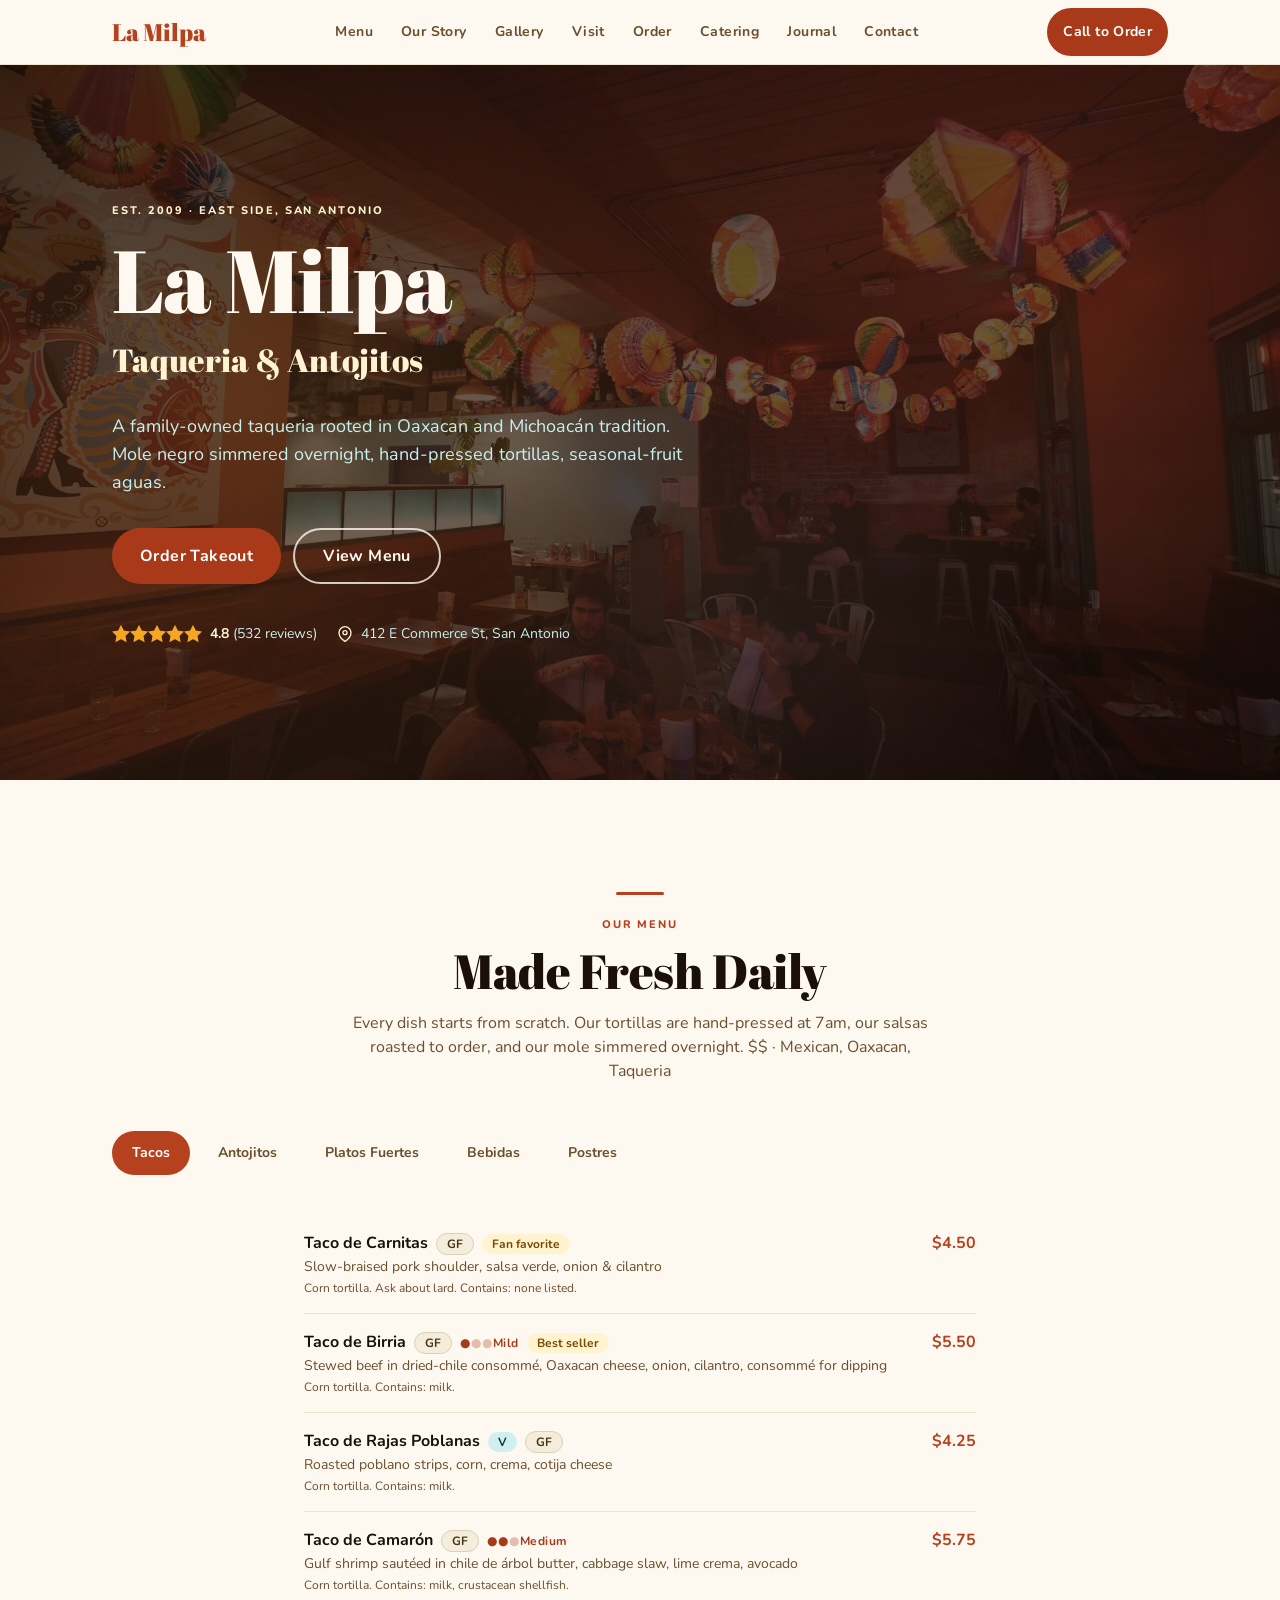
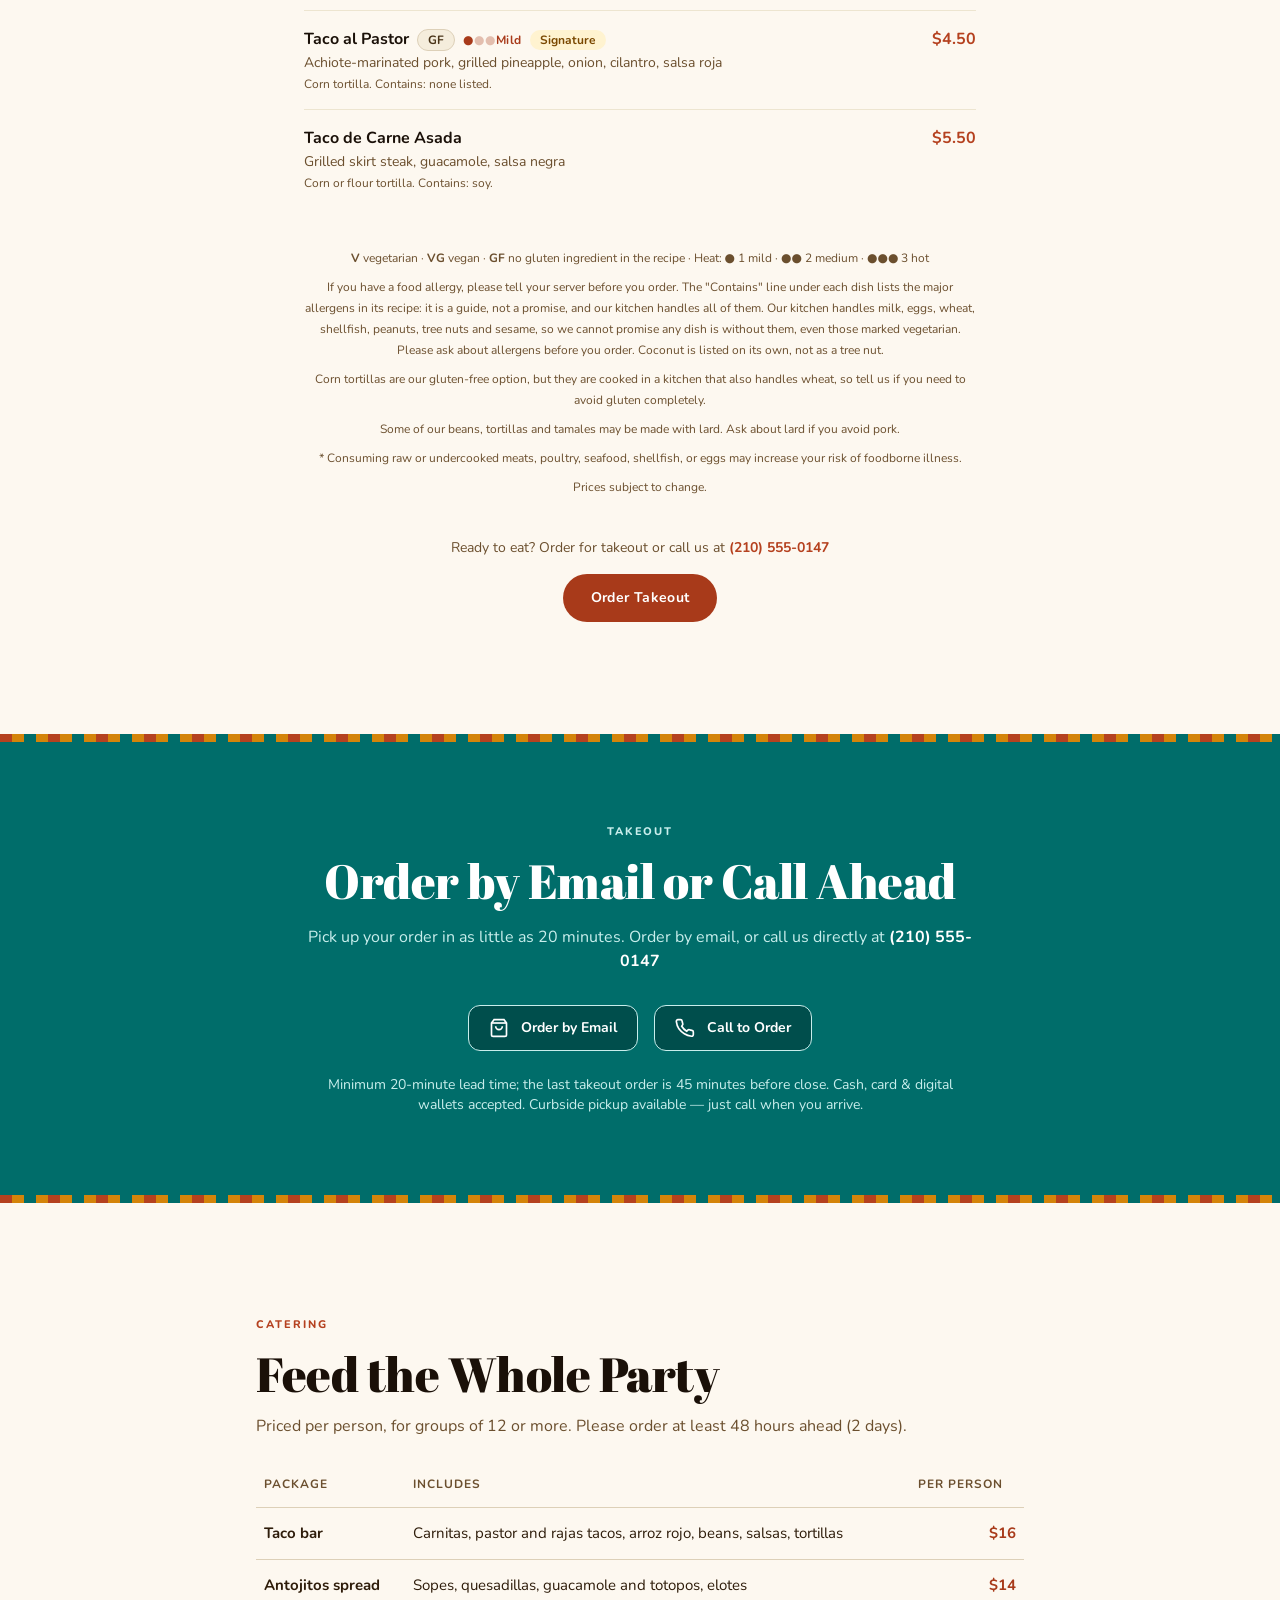
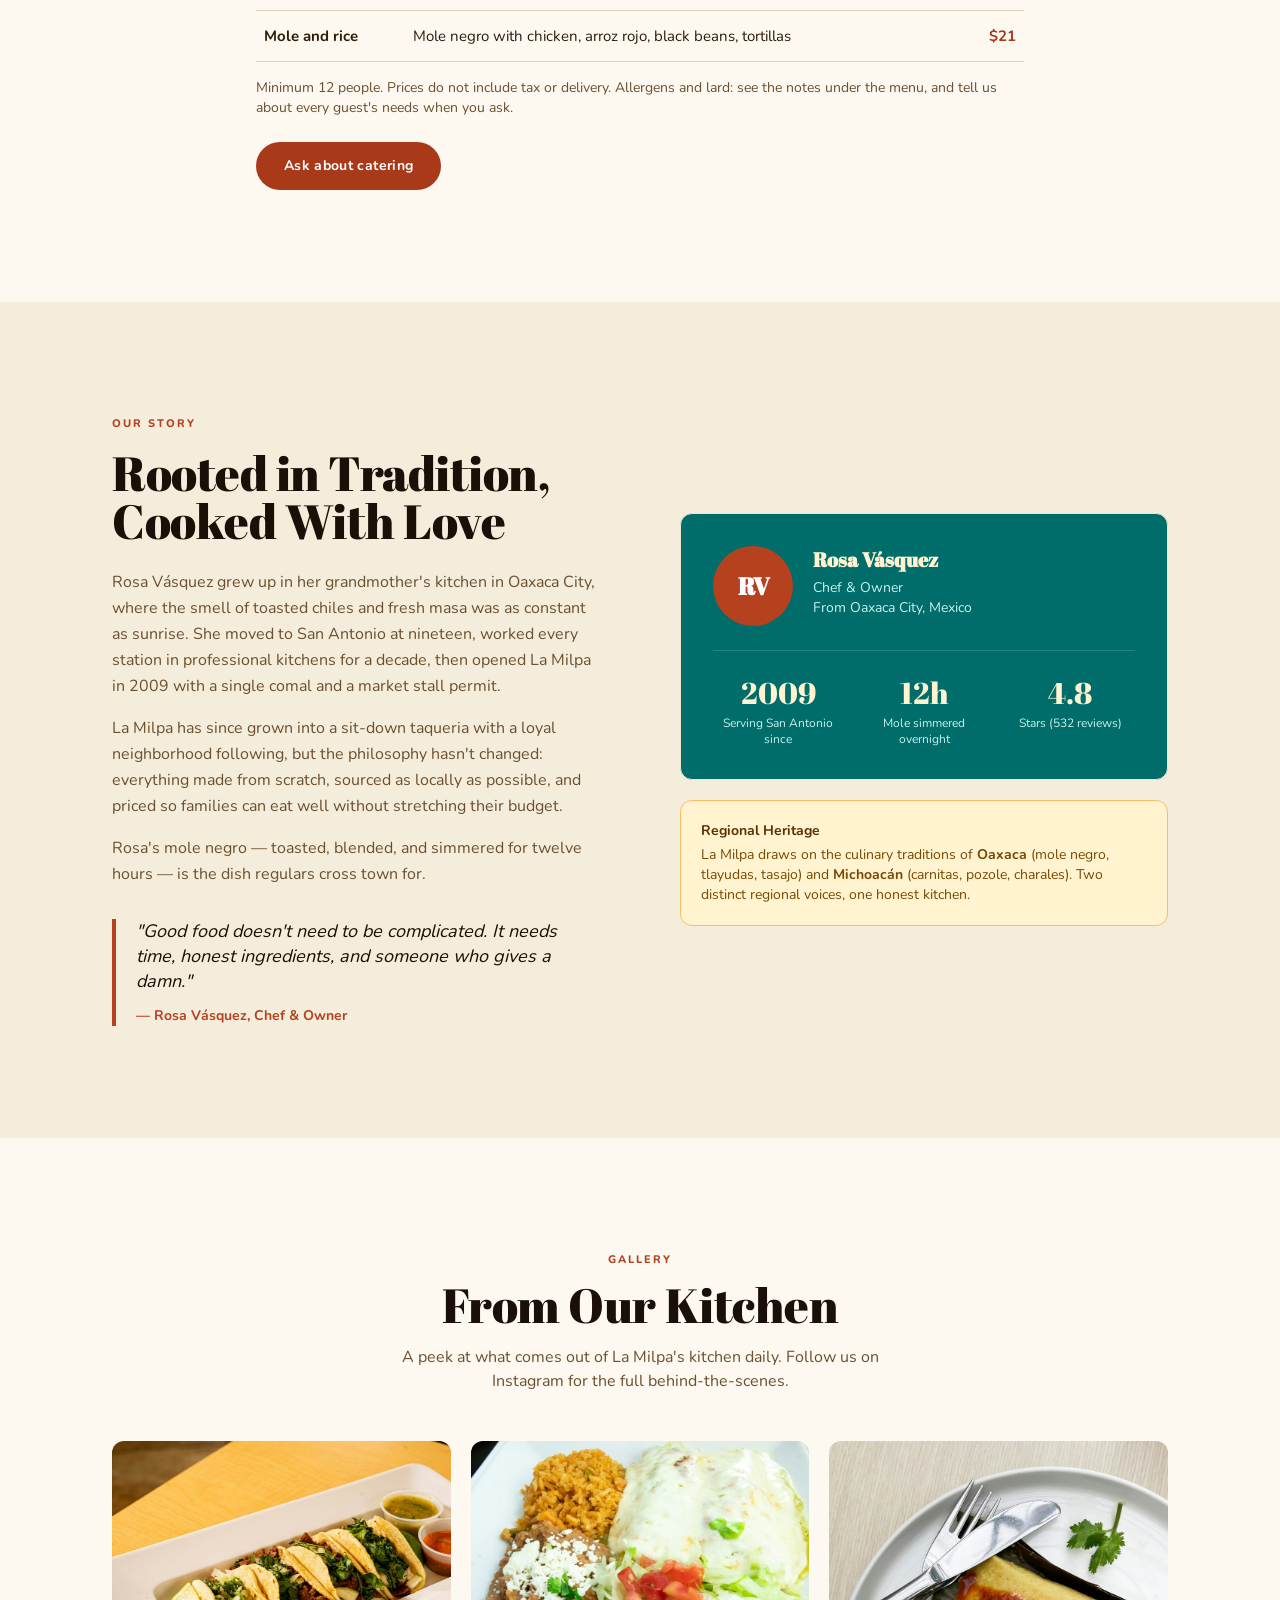
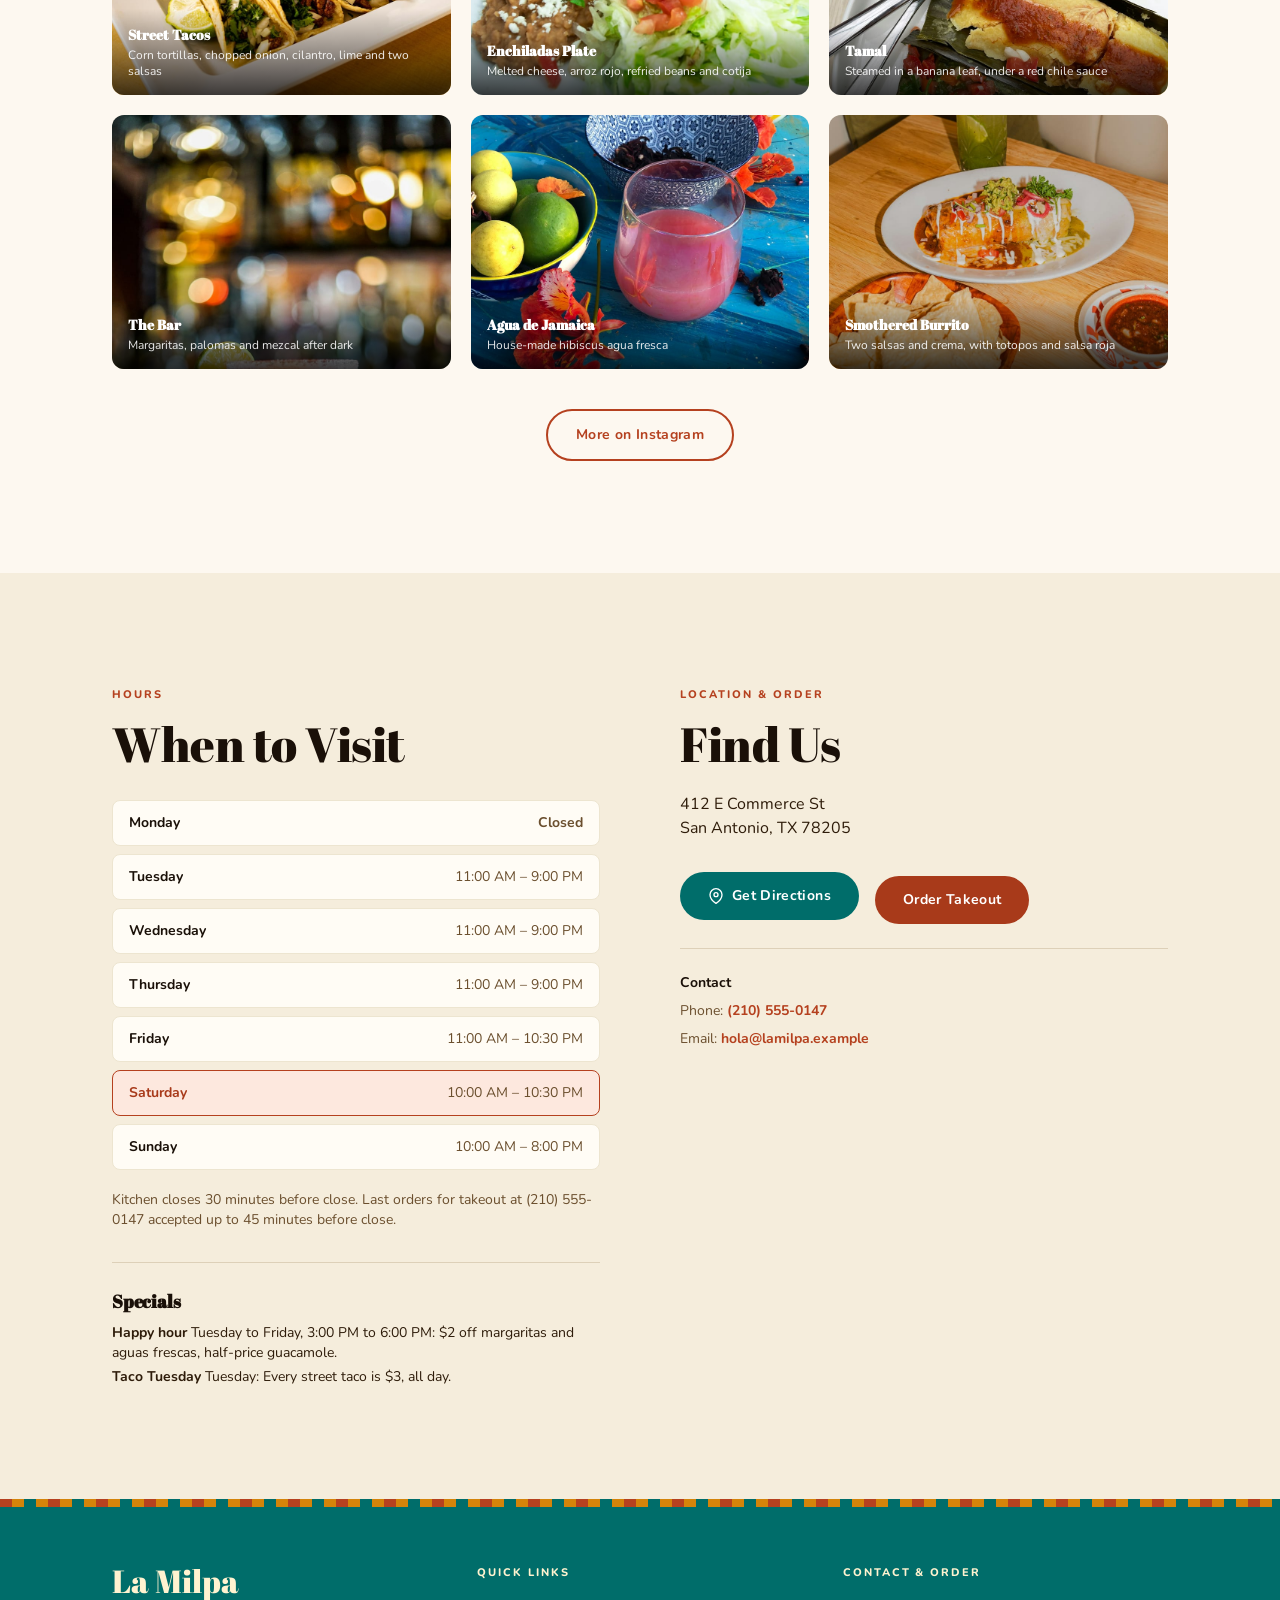
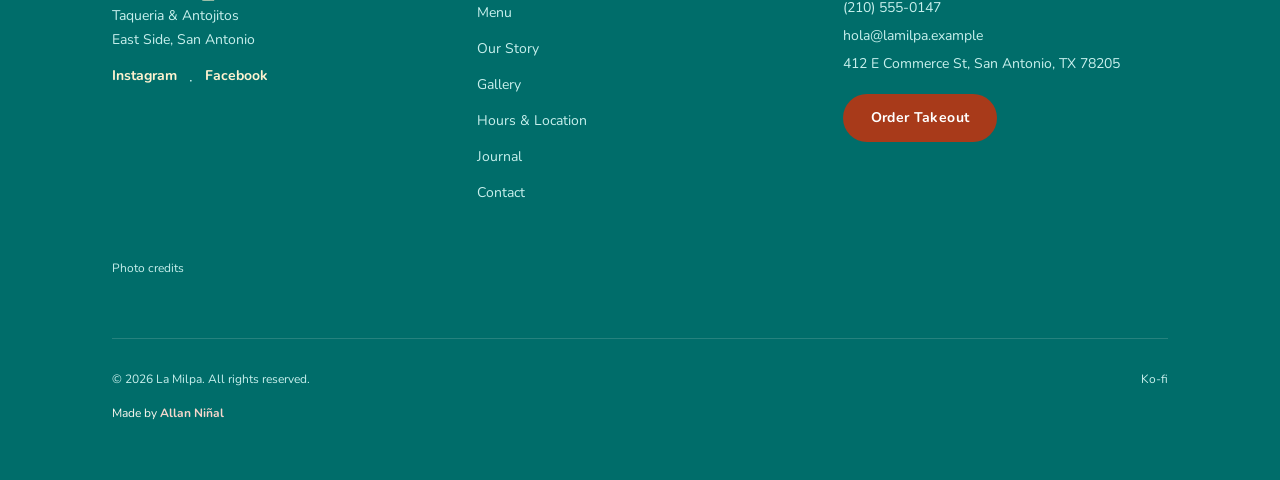
<file: index.html>
<!DOCTYPE html><html lang="en" class="scroll-smooth"> <head><meta charset="utf-8"><meta name="viewport" content="width=device-width, initial-scale=1, viewport-fit=cover"><meta name="theme-color" content="#006D6A"><meta name="color-scheme" content="light"><title>La Milpa — Taqueria &amp; Antojitos</title><meta name="description" content="A family-owned taqueria rooted in Oaxacan and Michoacán tradition. Mole negro simmered overnight, hand-pressed tortillas, seasonal-fruit aguas."><link rel="canonical" href="https://example.com/"><meta name="robots" content="index, follow"><meta name="author" content="Rosa Vásquez"><!-- Open Graph --><meta property="og:title" content="La Milpa — Taqueria &#38; Antojitos"><meta property="og:description" content="A family-owned taqueria rooted in Oaxacan and Michoacán tradition. Mole negro simmered overnight, hand-pressed tortillas, seasonal-fruit aguas."><meta property="og:url" content="https://example.com/"><meta property="og:type" content="website"><meta property="og:site_name" content="La Milpa"><meta property="og:locale" content="en_US"><meta property="og:image" content="https://example.com/og-image.png"><meta property="og:image:type" content="image/png"><meta property="og:image:width" content="1200"><meta property="og:image:height" content="630"><meta property="og:image:alt" content="La Milpa — Taqueria &#38; Antojitos in San Antonio, Texas"><!-- Twitter / X --><meta name="twitter:card" content="summary_large_image"><meta name="twitter:title" content="La Milpa — Taqueria &#38; Antojitos"><meta name="twitter:description" content="A family-owned taqueria rooted in Oaxacan and Michoacán tradition. Mole negro simmered overnight, hand-pressed tortillas, seasonal-fruit aguas."><meta name="twitter:image" content="https://example.com/og-image.png"><link rel="icon" href="./favicon.svg" type="image/svg+xml"><link rel="apple-touch-icon" href="./favicon.svg"><script type="application/ld+json">{"@context":"https://schema.org","@type":"Restaurant","name":"La Milpa","description":"A family-owned taqueria rooted in Oaxacan and Michoacán tradition. Mole negro simmered overnight, hand-pressed tortillas, seasonal-fruit aguas.","url":"https://example.com/","telephone":"(210) 555-0147","email":"hola@lamilpa.example","servesCuisine":"Mexican, Oaxacan, Taqueria","priceRange":"$$","address":{"@type":"PostalAddress","streetAddress":"412 E Commerce St","addressLocality":"San Antonio","addressRegion":"TX","postalCode":"78205","addressCountry":"US"},"geo":{"@type":"GeoCoordinates","latitude":29.4246,"longitude":-98.4951},"openingHoursSpecification":[{"@type":"OpeningHoursSpecification","dayOfWeek":["Tuesday","Wednesday","Thursday"],"opens":"11:00","closes":"21:00"},{"@type":"OpeningHoursSpecification","dayOfWeek":["Friday"],"opens":"11:00","closes":"22:30"},{"@type":"OpeningHoursSpecification","dayOfWeek":["Saturday"],"opens":"10:00","closes":"22:30"},{"@type":"OpeningHoursSpecification","dayOfWeek":["Sunday"],"opens":"10:00","closes":"20:00"}],"aggregateRating":{"@type":"AggregateRating","ratingValue":4.8,"reviewCount":532,"bestRating":5},"menu":"https://example.com/#menu","hasMenu":{"@type":"Menu","name":"La Milpa Menu","description":"Tacos, antojitos, platos fuertes, margaritas and aguas frescas","url":"https://example.com/#menu","hasMenuSection":[{"@type":"MenuSection","name":"Tacos","hasMenuItem":[{"@type":"MenuItem","name":"Taco de Carnitas","description":"Slow-braised pork shoulder, salsa verde, onion & cilantro","offers":{"@type":"Offer","price":"4.50","priceCurrency":"USD"}},{"@type":"MenuItem","name":"Taco de Birria","description":"Stewed beef in dried-chile consommé, Oaxacan cheese, onion, cilantro, consommé for dipping","offers":{"@type":"Offer","price":"5.50","priceCurrency":"USD"}},{"@type":"MenuItem","name":"Taco de Rajas Poblanas","description":"Roasted poblano strips, corn, crema, cotija cheese","offers":{"@type":"Offer","price":"4.25","priceCurrency":"USD"}},{"@type":"MenuItem","name":"Taco de Camarón","description":"Gulf shrimp sautéed in chile de árbol butter, cabbage slaw, lime crema, avocado","offers":{"@type":"Offer","price":"5.75","priceCurrency":"USD"}},{"@type":"MenuItem","name":"Taco al Pastor","description":"Achiote-marinated pork, grilled pineapple, onion, cilantro, salsa roja","offers":{"@type":"Offer","price":"4.50","priceCurrency":"USD"}},{"@type":"MenuItem","name":"Taco de Carne Asada","description":"Grilled skirt steak, guacamole, salsa negra","offers":{"@type":"Offer","price":"5.50","priceCurrency":"USD"}}]},{"@type":"MenuSection","name":"Antojitos","hasMenuItem":[{"@type":"MenuItem","name":"Tlayuda Oaxaqueña","description":"Large crisp tortilla, black bean paste, Oaxacan quesillo, tasajo, avocado, salsa","offers":{"@type":"Offer","price":"14.00","priceCurrency":"USD"}},{"@type":"MenuItem","name":"Quesadilla de Flor de Calabaza","description":"Squash blossom & epazote quesadilla, handmade tortilla, salsa verde","offers":{"@type":"Offer","price":"10.50","priceCurrency":"USD"}},{"@type":"MenuItem","name":"Sopes de Chorizo","description":"Three thick corn masa sopes, house chorizo, refried beans, crema, cotija, pickled jalapeño","offers":{"@type":"Offer","price":"11.00","priceCurrency":"USD"}},{"@type":"MenuItem","name":"Gorditas de Chicharrón","description":"Twice-fried masa pockets filled with pork rinds in salsa verde, queso fresco","offers":{"@type":"Offer","price":"10.00","priceCurrency":"USD"}},{"@type":"MenuItem","name":"Elotes Estilo La Milpa","description":"Grilled corn on the cob, chipotle mayo, cotija, chile piquín, lime — two per order","offers":{"@type":"Offer","price":"7.50","priceCurrency":"USD"}},{"@type":"MenuItem","name":"Guacamole y Totopos","description":"Chunky house guacamole, hand-fried totopos, pico de gallo","offers":{"@type":"Offer","price":"9.00","priceCurrency":"USD"}},{"@type":"MenuItem","name":"Aguachile Verde","description":"Gulf shrimp cured raw in lime, serrano and cilantro, cucumber, red onion, avocado, crisp tostadas","offers":{"@type":"Offer","price":"15.50","priceCurrency":"USD"}}]},{"@type":"MenuSection","name":"Platos Fuertes","hasMenuItem":[{"@type":"MenuItem","name":"Mole Negro con Pollo","description":"Braised chicken thigh in 12-hour Oaxacan black mole, arroz rojo, black beans","offers":{"@type":"Offer","price":"19.00","priceCurrency":"USD"}},{"@type":"MenuItem","name":"Enchiladas Suizas","description":"Corn tortillas filled with pulled chicken, tomatillo cream sauce, Oaxacan cheese, sour cream","offers":{"@type":"Offer","price":"16.50","priceCurrency":"USD"}},{"@type":"MenuItem","name":"Pozole Rojo","description":"Traditional pork and hominy soup, dried red chiles, garnished with cabbage, radish & oregano","offers":{"@type":"Offer","price":"14.00","priceCurrency":"USD"}},{"@type":"MenuItem","name":"Camarones a la Diabla","description":"Gulf shrimp in fiery chile de árbol & tomato sauce, steamed rice","offers":{"@type":"Offer","price":"20.50","priceCurrency":"USD"}},{"@type":"MenuItem","name":"Plato Vegetariano","description":"Charred seasonal vegetables, black bean purée, calabacitas con epazote, crema","offers":{"@type":"Offer","price":"15.00","priceCurrency":"USD"}}]},{"@type":"MenuSection","name":"Bebidas","hasMenuItem":[{"@type":"MenuItem","name":"Margarita Clásica","description":"Blanco tequila, fresh lime juice, triple sec, Himalayan salt rim — rocks or blended","offers":{"@type":"Offer","price":"10.00","priceCurrency":"USD"}},{"@type":"MenuItem","name":"Mezcal Negroni Rojo","description":"Joven mezcal, bitter aperitivo, sweet vermouth, orange peel — silky smoke-forward sipper","offers":{"@type":"Offer","price":"13.00","priceCurrency":"USD"}},{"@type":"MenuItem","name":"Paloma de Hibisco","description":"Reposado tequila, house-made hibiscus syrup, grapefruit juice, soda, chile rim","offers":{"@type":"Offer","price":"12.00","priceCurrency":"USD"}},{"@type":"MenuItem","name":"Agua de Jamaica","description":"House-made hibiscus flower agua fresca, cane sugar, fresh lime — no alcohol","offers":{"@type":"Offer","price":"4.00","priceCurrency":"USD"}},{"@type":"MenuItem","name":"Agua de Tamarindo","description":"Fresh tamarind agua fresca, piloncillo, lime — no alcohol","offers":{"@type":"Offer","price":"4.00","priceCurrency":"USD"}},{"@type":"MenuItem","name":"Horchata","description":"Traditional rice & cinnamon agua fresca, served cold — no alcohol","offers":{"@type":"Offer","price":"4.00","priceCurrency":"USD"}},{"@type":"MenuItem","name":"Mexican Lager","description":"Mexican lager, 12 oz bottle, served with lime","offers":{"@type":"Offer","price":"5.50","priceCurrency":"USD"}},{"@type":"MenuItem","name":"Mexican Fruit Soda","description":"Tamarindo, Mandarina, or Toronja — 12.5 oz glass bottle","offers":{"@type":"Offer","price":"3.50","priceCurrency":"USD"}}]},{"@type":"MenuSection","name":"Postres","hasMenuItem":[{"@type":"MenuItem","name":"Flan de Coco","description":"Baked custard with coconut milk and burnt-sugar caramel","offers":{"@type":"Offer","price":"7.50","priceCurrency":"USD"}},{"@type":"MenuItem","name":"Churros con Cajeta","description":"Cinnamon-sugar churros with goat-milk caramel for dipping","offers":{"@type":"Offer","price":"7.00","priceCurrency":"USD"}}]}]},"founder":{"@type":"Person","name":"Rosa Vásquez","jobTitle":"Chef & Owner"},"currenciesAccepted":"USD","paymentAccepted":"Cash, Credit Card","amenityFeature":[{"@type":"LocationFeatureSpecification","name":"Takeout","value":true},{"@type":"LocationFeatureSpecification","name":"Dine In","value":true},{"@type":"LocationFeatureSpecification","name":"Wheelchair Accessible","value":true}],"sameAs":["https://instagram.com","https://facebook.com"]}</script><link rel="stylesheet" href="./assets/index.C4qjTYCS.css"><script type="module">const e=document.querySelectorAll('[role="tab"]'),a=document.querySelectorAll('[role="tabpanel"]');e.forEach(t=>{t.addEventListener("click",()=>{const r=t.getAttribute("aria-controls");e.forEach(c=>c.setAttribute("aria-selected","false")),t.setAttribute("aria-selected","true"),a.forEach(c=>{c.hidden=!0});const o=document.getElementById(r||"");o&&(o.hidden=!1)})});e.forEach((t,r)=>{t.addEventListener("keydown",o=>{o.key==="ArrowRight"&&(o.preventDefault(),e[(r+1)%e.length].focus(),e[(r+1)%e.length].click()),o.key==="ArrowLeft"&&(o.preventDefault(),e[(r-1+e.length)%e.length].focus(),e[(r-1+e.length)%e.length].click())})});const n=new Date().toLocaleDateString("en-US",{weekday:"long"}),l=document.querySelector(`[data-day="${n}"]`);if(l){l.style.backgroundColor="var(--color-accent-light)",l.style.borderColor="var(--color-accent)";const t=l.querySelector("span:first-child");t&&(t.style.color="var(--color-accent-dark)")}
</script></head> <body class="min-h-screen flex flex-col antialiased"> <header class="sticky top-0 z-50" style="background-color: rgba(253, 248, 240, 0.95); backdrop-filter: blur(8px); border-bottom: 1px solid var(--color-border-light);" data-astro-cid-ctg3m53h> <a href="#main-content" class="skip-link" data-astro-cid-ctg3m53h>Skip to main content</a> <div class="container-x flex items-center justify-between h-16" data-astro-cid-ctg3m53h> <!-- Logo / name --> <a href="./index.html" class="flex items-center gap-2 hover:opacity-80 transition-opacity" style="min-height: 44px;" aria-label="La Milpa — Home" data-astro-cid-ctg3m53h> <span style="font-family: 'Abril Fatface', serif; font-size: 1.5rem; color: var(--color-accent); line-height: 1;" data-astro-cid-ctg3m53h>La Milpa</span> </a> <!-- Desktop nav --> <nav aria-label="Main navigation" class="hidden lg:flex items-center gap-1" data-astro-cid-ctg3m53h> <a href="./menu/index.html" class="nav-link px-3" data-astro-cid-ctg3m53h>Menu</a><a href="./index.html#story" class="nav-link px-3" data-astro-cid-ctg3m53h>Our Story</a><a href="./index.html#gallery" class="nav-link px-3" data-astro-cid-ctg3m53h>Gallery</a><a href="./index.html#hours" class="nav-link px-3" data-astro-cid-ctg3m53h>Visit</a><a href="./index.html#takeout" class="nav-link px-3" data-astro-cid-ctg3m53h>Order</a><a href="./index.html#catering" class="nav-link px-3" data-astro-cid-ctg3m53h>Catering</a><a href="./journal/index.html" class="nav-link px-3" data-astro-cid-ctg3m53h>Journal</a><a href="./contact/index.html" class="nav-link px-3" data-astro-cid-ctg3m53h>Contact</a> </nav> <div class="flex items-center gap-2" data-astro-cid-ctg3m53h> <!-- CTA --> <a href="tel:(210) 555-0147" class="btn-primary text-sm" style="padding-left: 1rem; padding-right: 1rem;" data-astro-cid-ctg3m53h>
Call to Order
</a> <!-- Phone menu: works without JavaScript --> <details class="mobile-menu lg:hidden" data-astro-cid-ctg3m53h> <summary aria-label="Menu" data-astro-cid-ctg3m53h>Menu</summary> <nav aria-label="Mobile navigation" data-astro-cid-ctg3m53h> <a href="./menu/index.html" data-astro-cid-ctg3m53h>Menu</a><a href="./index.html#story" data-astro-cid-ctg3m53h>Our Story</a><a href="./index.html#gallery" data-astro-cid-ctg3m53h>Gallery</a><a href="./index.html#hours" data-astro-cid-ctg3m53h>Visit</a><a href="./index.html#takeout" data-astro-cid-ctg3m53h>Order</a><a href="./index.html#catering" data-astro-cid-ctg3m53h>Catering</a><a href="./journal/index.html" data-astro-cid-ctg3m53h>Journal</a><a href="./contact/index.html" data-astro-cid-ctg3m53h>Contact</a> </nav> </details> </div> </div> </header>  <main id="main-content" class="flex-1">  <section id="hero" aria-labelledby="hero-heading" style="background-color: var(--color-hero-bg); color: var(--color-text-on-dark); position: relative; overflow: hidden;"> <!-- Full-bleed photo with a dark overlay for legibility --> <img src="./images/hero.jpg" alt="Inside La Milpa: paper lanterns hanging over the dining room and a painted mural" width="2000" height="1300" fetchpriority="high" decoding="async" style="position:absolute; inset:0; width:100%; height:100%; object-fit:cover;"> <div aria-hidden="true" style="position:absolute; inset:0; background: linear-gradient(160deg, rgba(20,12,8,0.84) 0%, rgba(45,24,16,0.72) 50%, rgba(20,12,8,0.8) 100%);"></div> <!-- Decorative background pattern — talavera-inspired tiles --> <div aria-hidden="true" style="
      position: absolute;
      inset: 0;
      background-image: radial-gradient(circle at 20% 50%, rgba(245, 166, 35, 0.08) 0%, transparent 50%),
                        radial-gradient(circle at 80% 20%, rgba(201, 77, 42, 0.08) 0%, transparent 40%),
                        radial-gradient(circle at 60% 80%, rgba(253, 248, 240, 0.05) 0%, transparent 30%);
      pointer-events: none;
    "></div> <!-- Tile divider top --> <div class="tile-divider" aria-hidden="true"></div> <div class="container-x py-24 sm:py-32 relative"> <div class="max-w-3xl"> <!-- Eyebrow --> <p class="label-eyebrow-light mb-4" id="hero-eyebrow">
Est. 2009 &middot; East Side, San Antonio </p> <!-- Main heading --> <h1 id="hero-heading" style="font-family: 'Abril Fatface', serif; font-size: clamp(3rem, 8vw, 5.5rem); line-height: 1.0; color: #FDF8F0;"> La Milpa </h1> <!-- Tagline --> <p style="font-family: 'Abril Fatface', serif; font-size: clamp(1.25rem, 3vw, 2rem); color: var(--color-marigold-light); margin-top: 0.5rem;"> Taqueria &amp; Antojitos </p> <!-- Description --> <p class="mt-6 text-base sm:text-lg leading-relaxed max-w-xl" style="color: var(--color-text-muted-on-dark);"> A family-owned taqueria rooted in Oaxacan and Michoacán tradition. Mole negro simmered overnight, hand-pressed tortillas, seasonal-fruit aguas. </p> <!-- CTAs --> <div class="mt-8 flex flex-wrap gap-3"> <a href="./index.html#takeout" class="btn-primary text-base">
Order Takeout
</a> <a href="./menu/index.html" class="btn-ghost-light text-base">
View Menu
</a> </div> <!-- Rating strip --> <div class="mt-10 flex flex-wrap items-center gap-5"> <div class="flex items-center gap-2"> <div class="flex" aria-hidden="true"> <svg width="18" height="18" viewBox="0 0 24 24" fill="#F5A623" stroke="#F5A623" stroke-width="2" aria-hidden="true"> <polygon points="12 2 15.09 8.26 22 9.27 17 14.14 18.18 21.02 12 17.77 5.82 21.02 7 14.14 2 9.27 8.91 8.26 12 2"></polygon> </svg><svg width="18" height="18" viewBox="0 0 24 24" fill="#F5A623" stroke="#F5A623" stroke-width="2" aria-hidden="true"> <polygon points="12 2 15.09 8.26 22 9.27 17 14.14 18.18 21.02 12 17.77 5.82 21.02 7 14.14 2 9.27 8.91 8.26 12 2"></polygon> </svg><svg width="18" height="18" viewBox="0 0 24 24" fill="#F5A623" stroke="#F5A623" stroke-width="2" aria-hidden="true"> <polygon points="12 2 15.09 8.26 22 9.27 17 14.14 18.18 21.02 12 17.77 5.82 21.02 7 14.14 2 9.27 8.91 8.26 12 2"></polygon> </svg><svg width="18" height="18" viewBox="0 0 24 24" fill="#F5A623" stroke="#F5A623" stroke-width="2" aria-hidden="true"> <polygon points="12 2 15.09 8.26 22 9.27 17 14.14 18.18 21.02 12 17.77 5.82 21.02 7 14.14 2 9.27 8.91 8.26 12 2"></polygon> </svg><svg width="18" height="18" viewBox="0 0 24 24" fill="#F5A623" stroke="#F5A623" stroke-width="2" aria-hidden="true"> <polygon points="12 2 15.09 8.26 22 9.27 17 14.14 18.18 21.02 12 17.77 5.82 21.02 7 14.14 2 9.27 8.91 8.26 12 2"></polygon> </svg> </div> <span class="text-sm font-bold" style="color: var(--color-marigold-light);" aria-label="Rated 4.8 out of 5 stars"> 4.8 <span class="font-normal" style="color: var(--color-text-muted-on-dark);">(532 reviews)</span> </span> </div> <div class="flex items-center gap-2"> <svg width="16" height="16" viewBox="0 0 24 24" fill="none" stroke="currentColor" stroke-width="2" aria-hidden="true" style="color: var(--color-marigold-light);"> <path d="M21 10c0 7-9 13-9 13s-9-6-9-13a9 9 0 0 1 18 0z"></path> <circle cx="12" cy="10" r="3"></circle> </svg> <span class="text-sm" style="color: var(--color-text-muted-on-dark);">412 E Commerce St, San Antonio</span> </div> </div> </div> </div> <!-- Tile divider bottom --> <div class="tile-divider" aria-hidden="true"></div> </section> <section id="menu" aria-labelledby="menu-heading" class="section-gap" style="background-color: var(--color-bg);"> <div class="container-x"> <!-- Section header --> <div class="text-center mb-12"> <span class="taco-rule mx-auto"></span> <p class="label-eyebrow mb-3">Our Menu</p> <h2 id="menu-heading" class="text-4xl sm:text-5xl" style="font-family: 'Abril Fatface', serif; color: var(--color-text);">
Made Fresh Daily
</h2> <p class="mt-4 text-base max-w-xl mx-auto" style="color: var(--color-text-muted);">
Every dish starts from scratch. Our tortillas are hand-pressed at 7am, our salsas roasted to order, and our mole simmered overnight. $$ &middot; Mexican, Oaxacan, Taqueria </p> </div> <!-- Tab navigation --> <div class="flex overflow-x-auto gap-2 pb-2 mb-8 scrollbar-hide" role="tablist" aria-label="Menu categories"> <button class="tab-btn" role="tab" id="tab-tacos" aria-controls="panel-tacos" aria-selected="true" data-category="tacos"> Tacos </button><button class="tab-btn" role="tab" id="tab-antojitos" aria-controls="panel-antojitos" aria-selected="false" data-category="antojitos"> Antojitos </button><button class="tab-btn" role="tab" id="tab-mains" aria-controls="panel-mains" aria-selected="false" data-category="mains"> Platos Fuertes </button><button class="tab-btn" role="tab" id="tab-drinks" aria-controls="panel-drinks" aria-selected="false" data-category="drinks"> Bebidas </button><button class="tab-btn" role="tab" id="tab-postres" aria-controls="panel-postres" aria-selected="false" data-category="postres"> Postres </button> </div> <!-- Menu panels --> <div> <div role="tabpanel" id="panel-tacos" aria-labelledby="tab-tacos"> <ul class="max-w-2xl mx-auto"> <li class="menu-item"> <div class="flex-1 min-w-0"> <div class="flex flex-wrap items-baseline gap-2"> <span class="font-bold text-base" style="color: var(--color-text);">Taco de Carnitas</span> <span class="badge badge-gf" title="Gluten-free recipe"><span class="sr-only">Gluten-free recipe</span><span aria-hidden="true">GF</span></span><span class="badge badge-marigold">Fan favorite</span> </div> <p class="mt-0.5 text-sm leading-snug" style="color: var(--color-text-muted);">Slow-braised pork shoulder, salsa verde, onion &amp; cilantro</p> <p class="dish-notes"> <span>Corn tortilla.</span> <span> Ask about lard.</span> <span class="contains-line"> Contains: none listed.</span> </p> </div> <span class="font-bold text-base flex-shrink-0" style="color: var(--color-accent);">$4.50</span> </li><li class="menu-item"> <div class="flex-1 min-w-0"> <div class="flex flex-wrap items-baseline gap-2"> <span class="font-bold text-base" style="color: var(--color-text);">Taco de Birria</span> <span class="badge badge-gf" title="Gluten-free recipe"><span class="sr-only">Gluten-free recipe</span><span aria-hidden="true">GF</span></span><span class="heat" role="img" aria-label="Heat 1 of 3: mild"><span aria-hidden="true">●<span class="heat-off">●●</span>Mild</span></span><span class="badge badge-marigold">Best seller</span> </div> <p class="mt-0.5 text-sm leading-snug" style="color: var(--color-text-muted);">Stewed beef in dried-chile consommé, Oaxacan cheese, onion, cilantro, consommé for dipping</p> <p class="dish-notes"> <span>Corn tortilla.</span>  <span class="contains-line"> Contains: milk.</span> </p> </div> <span class="font-bold text-base flex-shrink-0" style="color: var(--color-accent);">$5.50</span> </li><li class="menu-item"> <div class="flex-1 min-w-0"> <div class="flex flex-wrap items-baseline gap-2"> <span class="font-bold text-base" style="color: var(--color-text);">Taco de Rajas Poblanas</span> <span class="badge badge-teal" title="Vegetarian"><span class="sr-only">Vegetarian</span><span aria-hidden="true">V</span></span><span class="badge badge-gf" title="Gluten-free recipe"><span class="sr-only">Gluten-free recipe</span><span aria-hidden="true">GF</span></span> </div> <p class="mt-0.5 text-sm leading-snug" style="color: var(--color-text-muted);">Roasted poblano strips, corn, crema, cotija cheese</p> <p class="dish-notes"> <span>Corn tortilla.</span>  <span class="contains-line"> Contains: milk.</span> </p> </div> <span class="font-bold text-base flex-shrink-0" style="color: var(--color-accent);">$4.25</span> </li><li class="menu-item"> <div class="flex-1 min-w-0"> <div class="flex flex-wrap items-baseline gap-2"> <span class="font-bold text-base" style="color: var(--color-text);">Taco de Camarón</span> <span class="badge badge-gf" title="Gluten-free recipe"><span class="sr-only">Gluten-free recipe</span><span aria-hidden="true">GF</span></span><span class="heat" role="img" aria-label="Heat 2 of 3: medium"><span aria-hidden="true">●●<span class="heat-off">●</span>Medium</span></span> </div> <p class="mt-0.5 text-sm leading-snug" style="color: var(--color-text-muted);">Gulf shrimp sautéed in chile de árbol butter, cabbage slaw, lime crema, avocado</p> <p class="dish-notes"> <span>Corn tortilla.</span>  <span class="contains-line"> Contains: milk, crustacean shellfish.</span> </p> </div> <span class="font-bold text-base flex-shrink-0" style="color: var(--color-accent);">$5.75</span> </li><li class="menu-item"> <div class="flex-1 min-w-0"> <div class="flex flex-wrap items-baseline gap-2"> <span class="font-bold text-base" style="color: var(--color-text);">Taco al Pastor</span> <span class="badge badge-gf" title="Gluten-free recipe"><span class="sr-only">Gluten-free recipe</span><span aria-hidden="true">GF</span></span><span class="heat" role="img" aria-label="Heat 1 of 3: mild"><span aria-hidden="true">●<span class="heat-off">●●</span>Mild</span></span><span class="badge badge-marigold">Signature</span> </div> <p class="mt-0.5 text-sm leading-snug" style="color: var(--color-text-muted);">Achiote-marinated pork, grilled pineapple, onion, cilantro, salsa roja</p> <p class="dish-notes"> <span>Corn tortilla.</span>  <span class="contains-line"> Contains: none listed.</span> </p> </div> <span class="font-bold text-base flex-shrink-0" style="color: var(--color-accent);">$4.50</span> </li><li class="menu-item"> <div class="flex-1 min-w-0"> <div class="flex flex-wrap items-baseline gap-2"> <span class="font-bold text-base" style="color: var(--color-text);">Taco de Carne Asada</span>  </div> <p class="mt-0.5 text-sm leading-snug" style="color: var(--color-text-muted);">Grilled skirt steak, guacamole, salsa negra</p> <p class="dish-notes"> <span>Corn or flour tortilla.</span>  <span class="contains-line"> Contains: soy.</span> </p> </div> <span class="font-bold text-base flex-shrink-0" style="color: var(--color-accent);">$5.50</span> </li> </ul> </div><div role="tabpanel" id="panel-antojitos" aria-labelledby="tab-antojitos" hidden> <ul class="max-w-2xl mx-auto"> <li class="menu-item"> <div class="flex-1 min-w-0"> <div class="flex flex-wrap items-baseline gap-2"> <span class="font-bold text-base" style="color: var(--color-text);">Tlayuda Oaxaqueña</span> <span class="badge badge-gf" title="Gluten-free recipe"><span class="sr-only">Gluten-free recipe</span><span aria-hidden="true">GF</span></span><span class="badge badge-marigold">Signature</span> </div> <p class="mt-0.5 text-sm leading-snug" style="color: var(--color-text-muted);">Large crisp tortilla, black bean paste, Oaxacan quesillo, tasajo, avocado, salsa</p> <p class="dish-notes"> <span>Corn tortilla.</span> <span> Ask about lard.</span> <span class="contains-line"> Contains: milk.</span> </p> </div> <span class="font-bold text-base flex-shrink-0" style="color: var(--color-accent);">$14.00</span> </li><li class="menu-item"> <div class="flex-1 min-w-0"> <div class="flex flex-wrap items-baseline gap-2"> <span class="font-bold text-base" style="color: var(--color-text);">Quesadilla de Flor de Calabaza</span> <span class="badge badge-teal" title="Vegetarian"><span class="sr-only">Vegetarian</span><span aria-hidden="true">V</span></span> </div> <p class="mt-0.5 text-sm leading-snug" style="color: var(--color-text-muted);">Squash blossom &amp; epazote quesadilla, handmade tortilla, salsa verde</p> <p class="dish-notes"> <span>Flour tortilla.</span> <span> Ask about lard.</span> <span class="contains-line"> Contains: milk, wheat.</span> </p> </div> <span class="font-bold text-base flex-shrink-0" style="color: var(--color-accent);">$10.50</span> </li><li class="menu-item"> <div class="flex-1 min-w-0"> <div class="flex flex-wrap items-baseline gap-2"> <span class="font-bold text-base" style="color: var(--color-text);">Sopes de Chorizo</span> <span class="badge badge-gf" title="Gluten-free recipe"><span class="sr-only">Gluten-free recipe</span><span aria-hidden="true">GF</span></span><span class="heat" role="img" aria-label="Heat 1 of 3: mild"><span aria-hidden="true">●<span class="heat-off">●●</span>Mild</span></span> </div> <p class="mt-0.5 text-sm leading-snug" style="color: var(--color-text-muted);">Three thick corn masa sopes, house chorizo, refried beans, crema, cotija, pickled jalapeño</p> <p class="dish-notes"> <span>Corn tortilla.</span> <span> Ask about lard.</span> <span class="contains-line"> Contains: milk.</span> </p> </div> <span class="font-bold text-base flex-shrink-0" style="color: var(--color-accent);">$11.00</span> </li><li class="menu-item"> <div class="flex-1 min-w-0"> <div class="flex flex-wrap items-baseline gap-2"> <span class="font-bold text-base" style="color: var(--color-text);">Gorditas de Chicharrón</span> <span class="badge badge-gf" title="Gluten-free recipe"><span class="sr-only">Gluten-free recipe</span><span aria-hidden="true">GF</span></span><span class="heat" role="img" aria-label="Heat 2 of 3: medium"><span aria-hidden="true">●●<span class="heat-off">●</span>Medium</span></span> </div> <p class="mt-0.5 text-sm leading-snug" style="color: var(--color-text-muted);">Twice-fried masa pockets filled with pork rinds in salsa verde, queso fresco</p> <p class="dish-notes"> <span>Corn tortilla.</span>  <span class="contains-line"> Contains: milk.</span> </p> </div> <span class="font-bold text-base flex-shrink-0" style="color: var(--color-accent);">$10.00</span> </li><li class="menu-item"> <div class="flex-1 min-w-0"> <div class="flex flex-wrap items-baseline gap-2"> <span class="font-bold text-base" style="color: var(--color-text);">Elotes Estilo La Milpa</span> <span class="badge badge-teal" title="Vegetarian"><span class="sr-only">Vegetarian</span><span aria-hidden="true">V</span></span><span class="badge badge-gf" title="Gluten-free recipe"><span class="sr-only">Gluten-free recipe</span><span aria-hidden="true">GF</span></span><span class="heat" role="img" aria-label="Heat 1 of 3: mild"><span aria-hidden="true">●<span class="heat-off">●●</span>Mild</span></span><span class="badge badge-marigold">Summer special</span> </div> <p class="mt-0.5 text-sm leading-snug" style="color: var(--color-text-muted);">Grilled corn on the cob, chipotle mayo, cotija, chile piquín, lime — two per order</p> <p class="dish-notes">   <span class="contains-line"> Contains: milk, egg.</span> </p> </div> <span class="font-bold text-base flex-shrink-0" style="color: var(--color-accent);">$7.50</span> </li><li class="menu-item"> <div class="flex-1 min-w-0"> <div class="flex flex-wrap items-baseline gap-2"> <span class="font-bold text-base" style="color: var(--color-text);">Guacamole y Totopos</span> <span class="badge badge-teal" title="Vegan"><span class="sr-only">Vegan</span><span aria-hidden="true">VG</span></span><span class="badge badge-gf" title="Gluten-free recipe"><span class="sr-only">Gluten-free recipe</span><span aria-hidden="true">GF</span></span> </div> <p class="mt-0.5 text-sm leading-snug" style="color: var(--color-text-muted);">Chunky house guacamole, hand-fried totopos, pico de gallo</p> <p class="dish-notes"> <span>Corn tortilla.</span>  <span class="contains-line"> Contains: none listed.</span> </p> </div> <span class="font-bold text-base flex-shrink-0" style="color: var(--color-accent);">$9.00</span> </li><li class="menu-item"> <div class="flex-1 min-w-0"> <div class="flex flex-wrap items-baseline gap-2"> <span class="font-bold text-base" style="color: var(--color-text);">Aguachile Verde</span> <span aria-label="raw or undercooked, see the note below the menu">*</span><span class="badge badge-gf" title="Gluten-free recipe"><span class="sr-only">Gluten-free recipe</span><span aria-hidden="true">GF</span></span><span class="heat" role="img" aria-label="Heat 3 of 3: hot"><span aria-hidden="true">●●●<span class="heat-off"></span>Hot</span></span> </div> <p class="mt-0.5 text-sm leading-snug" style="color: var(--color-text-muted);">Gulf shrimp cured raw in lime, serrano and cilantro, cucumber, red onion, avocado, crisp tostadas</p> <p class="dish-notes"> <span>Corn tortilla.</span>  <span class="contains-line"> Contains: crustacean shellfish.</span> </p> </div> <span class="font-bold text-base flex-shrink-0" style="color: var(--color-accent);">$15.50</span> </li> </ul> </div><div role="tabpanel" id="panel-mains" aria-labelledby="tab-mains" hidden> <ul class="max-w-2xl mx-auto"> <li class="menu-item"> <div class="flex-1 min-w-0"> <div class="flex flex-wrap items-baseline gap-2"> <span class="font-bold text-base" style="color: var(--color-text);">Mole Negro con Pollo</span> <span class="heat" role="img" aria-label="Heat 1 of 3: mild"><span aria-hidden="true">●<span class="heat-off">●●</span>Mild</span></span><span class="badge badge-marigold">House specialty</span> </div> <p class="mt-0.5 text-sm leading-snug" style="color: var(--color-text-muted);">Braised chicken thigh in 12-hour Oaxacan black mole, arroz rojo, black beans</p> <p class="dish-notes"> <span>Corn tortilla.</span> <span> Ask about lard.</span> <span class="contains-line"> Contains: tree nuts, peanuts, wheat, sesame.</span> </p> </div> <span class="font-bold text-base flex-shrink-0" style="color: var(--color-accent);">$19.00</span> </li><li class="menu-item"> <div class="flex-1 min-w-0"> <div class="flex flex-wrap items-baseline gap-2"> <span class="font-bold text-base" style="color: var(--color-text);">Enchiladas Suizas</span> <span class="badge badge-gf" title="Gluten-free recipe"><span class="sr-only">Gluten-free recipe</span><span aria-hidden="true">GF</span></span> </div> <p class="mt-0.5 text-sm leading-snug" style="color: var(--color-text-muted);">Corn tortillas filled with pulled chicken, tomatillo cream sauce, Oaxacan cheese, sour cream</p> <p class="dish-notes"> <span>Corn tortilla.</span>  <span class="contains-line"> Contains: milk.</span> </p> </div> <span class="font-bold text-base flex-shrink-0" style="color: var(--color-accent);">$16.50</span> </li><li class="menu-item"> <div class="flex-1 min-w-0"> <div class="flex flex-wrap items-baseline gap-2"> <span class="font-bold text-base" style="color: var(--color-text);">Pozole Rojo</span> <span class="badge badge-gf" title="Gluten-free recipe"><span class="sr-only">Gluten-free recipe</span><span aria-hidden="true">GF</span></span><span class="heat" role="img" aria-label="Heat 2 of 3: medium"><span aria-hidden="true">●●<span class="heat-off">●</span>Medium</span></span> </div> <p class="mt-0.5 text-sm leading-snug" style="color: var(--color-text-muted);">Traditional pork and hominy soup, dried red chiles, garnished with cabbage, radish &amp; oregano</p> <p class="dish-notes">   <span class="contains-line"> Contains: none listed.</span> </p> </div> <span class="font-bold text-base flex-shrink-0" style="color: var(--color-accent);">$14.00</span> </li><li class="menu-item"> <div class="flex-1 min-w-0"> <div class="flex flex-wrap items-baseline gap-2"> <span class="font-bold text-base" style="color: var(--color-text);">Camarones a la Diabla</span> <span class="badge badge-gf" title="Gluten-free recipe"><span class="sr-only">Gluten-free recipe</span><span aria-hidden="true">GF</span></span><span class="heat" role="img" aria-label="Heat 3 of 3: hot"><span aria-hidden="true">●●●<span class="heat-off"></span>Hot</span></span><span class="badge badge-marigold">Extra hot</span> </div> <p class="mt-0.5 text-sm leading-snug" style="color: var(--color-text-muted);">Gulf shrimp in fiery chile de árbol &amp; tomato sauce, steamed rice</p> <p class="dish-notes"> <span>Corn tortilla.</span>  <span class="contains-line"> Contains: crustacean shellfish.</span> </p> </div> <span class="font-bold text-base flex-shrink-0" style="color: var(--color-accent);">$20.50</span> </li><li class="menu-item"> <div class="flex-1 min-w-0"> <div class="flex flex-wrap items-baseline gap-2"> <span class="font-bold text-base" style="color: var(--color-text);">Plato Vegetariano</span> <span class="badge badge-teal" title="Vegetarian"><span class="sr-only">Vegetarian</span><span aria-hidden="true">V</span></span><span class="badge badge-gf" title="Gluten-free recipe"><span class="sr-only">Gluten-free recipe</span><span aria-hidden="true">GF</span></span> </div> <p class="mt-0.5 text-sm leading-snug" style="color: var(--color-text-muted);">Charred seasonal vegetables, black bean purée, calabacitas con epazote, crema</p> <p class="dish-notes"> <span>Corn tortilla.</span>  <span class="contains-line"> Contains: milk.</span> </p> </div> <span class="font-bold text-base flex-shrink-0" style="color: var(--color-accent);">$15.00</span> </li> </ul> </div><div role="tabpanel" id="panel-drinks" aria-labelledby="tab-drinks" hidden> <ul class="max-w-2xl mx-auto"> <li class="menu-item"> <div class="flex-1 min-w-0"> <div class="flex flex-wrap items-baseline gap-2"> <span class="font-bold text-base" style="color: var(--color-text);">Margarita Clásica</span>  </div> <p class="mt-0.5 text-sm leading-snug" style="color: var(--color-text-muted);">Blanco tequila, fresh lime juice, triple sec, Himalayan salt rim — rocks or blended</p> <p class="dish-notes">   <span class="contains-line"> Contains: none listed.</span> </p> </div> <span class="font-bold text-base flex-shrink-0" style="color: var(--color-accent);">$10.00</span> </li><li class="menu-item"> <div class="flex-1 min-w-0"> <div class="flex flex-wrap items-baseline gap-2"> <span class="font-bold text-base" style="color: var(--color-text);">Mezcal Negroni Rojo</span> <span class="badge badge-marigold">Bar favorite</span> </div> <p class="mt-0.5 text-sm leading-snug" style="color: var(--color-text-muted);">Joven mezcal, bitter aperitivo, sweet vermouth, orange peel — silky smoke-forward sipper</p> <p class="dish-notes">   <span class="contains-line"> Contains: none listed.</span> </p> </div> <span class="font-bold text-base flex-shrink-0" style="color: var(--color-accent);">$13.00</span> </li><li class="menu-item"> <div class="flex-1 min-w-0"> <div class="flex flex-wrap items-baseline gap-2"> <span class="font-bold text-base" style="color: var(--color-text);">Paloma de Hibisco</span>  </div> <p class="mt-0.5 text-sm leading-snug" style="color: var(--color-text-muted);">Reposado tequila, house-made hibiscus syrup, grapefruit juice, soda, chile rim</p> <p class="dish-notes">   <span class="contains-line"> Contains: none listed.</span> </p> </div> <span class="font-bold text-base flex-shrink-0" style="color: var(--color-accent);">$12.00</span> </li><li class="menu-item"> <div class="flex-1 min-w-0"> <div class="flex flex-wrap items-baseline gap-2"> <span class="font-bold text-base" style="color: var(--color-text);">Agua de Jamaica</span> <span class="badge badge-teal" title="Vegan"><span class="sr-only">Vegan</span><span aria-hidden="true">VG</span></span><span class="badge badge-gf" title="Gluten-free recipe"><span class="sr-only">Gluten-free recipe</span><span aria-hidden="true">GF</span></span> </div> <p class="mt-0.5 text-sm leading-snug" style="color: var(--color-text-muted);">House-made hibiscus flower agua fresca, cane sugar, fresh lime — no alcohol</p> <p class="dish-notes">   <span class="contains-line"> Contains: none listed.</span> </p> </div> <span class="font-bold text-base flex-shrink-0" style="color: var(--color-accent);">$4.00</span> </li><li class="menu-item"> <div class="flex-1 min-w-0"> <div class="flex flex-wrap items-baseline gap-2"> <span class="font-bold text-base" style="color: var(--color-text);">Agua de Tamarindo</span> <span class="badge badge-teal" title="Vegan"><span class="sr-only">Vegan</span><span aria-hidden="true">VG</span></span><span class="badge badge-gf" title="Gluten-free recipe"><span class="sr-only">Gluten-free recipe</span><span aria-hidden="true">GF</span></span> </div> <p class="mt-0.5 text-sm leading-snug" style="color: var(--color-text-muted);">Fresh tamarind agua fresca, piloncillo, lime — no alcohol</p> <p class="dish-notes">   <span class="contains-line"> Contains: none listed.</span> </p> </div> <span class="font-bold text-base flex-shrink-0" style="color: var(--color-accent);">$4.00</span> </li><li class="menu-item"> <div class="flex-1 min-w-0"> <div class="flex flex-wrap items-baseline gap-2"> <span class="font-bold text-base" style="color: var(--color-text);">Horchata</span> <span class="badge badge-teal" title="Vegetarian"><span class="sr-only">Vegetarian</span><span aria-hidden="true">V</span></span><span class="badge badge-gf" title="Gluten-free recipe"><span class="sr-only">Gluten-free recipe</span><span aria-hidden="true">GF</span></span> </div> <p class="mt-0.5 text-sm leading-snug" style="color: var(--color-text-muted);">Traditional rice &amp; cinnamon agua fresca, served cold — no alcohol</p> <p class="dish-notes">   <span class="contains-line"> Contains: none listed.</span> </p> </div> <span class="font-bold text-base flex-shrink-0" style="color: var(--color-accent);">$4.00</span> </li><li class="menu-item"> <div class="flex-1 min-w-0"> <div class="flex flex-wrap items-baseline gap-2"> <span class="font-bold text-base" style="color: var(--color-text);">Mexican Lager</span>  </div> <p class="mt-0.5 text-sm leading-snug" style="color: var(--color-text-muted);">Mexican lager, 12 oz bottle, served with lime</p> <p class="dish-notes">   <span class="contains-line"> Contains: none listed.</span> </p> </div> <span class="font-bold text-base flex-shrink-0" style="color: var(--color-accent);">$5.50</span> </li><li class="menu-item"> <div class="flex-1 min-w-0"> <div class="flex flex-wrap items-baseline gap-2"> <span class="font-bold text-base" style="color: var(--color-text);">Mexican Fruit Soda</span> <span class="badge badge-teal" title="Vegan"><span class="sr-only">Vegan</span><span aria-hidden="true">VG</span></span> </div> <p class="mt-0.5 text-sm leading-snug" style="color: var(--color-text-muted);">Tamarindo, Mandarina, or Toronja — 12.5 oz glass bottle</p> <p class="dish-notes">   <span class="contains-line"> Contains: none listed.</span> </p> </div> <span class="font-bold text-base flex-shrink-0" style="color: var(--color-accent);">$3.50</span> </li> </ul> </div><div role="tabpanel" id="panel-postres" aria-labelledby="tab-postres" hidden> <ul class="max-w-2xl mx-auto"> <li class="menu-item"> <div class="flex-1 min-w-0"> <div class="flex flex-wrap items-baseline gap-2"> <span class="font-bold text-base" style="color: var(--color-text);">Flan de Coco</span> <span class="badge badge-teal" title="Vegetarian"><span class="sr-only">Vegetarian</span><span aria-hidden="true">V</span></span><span class="badge badge-gf" title="Gluten-free recipe"><span class="sr-only">Gluten-free recipe</span><span aria-hidden="true">GF</span></span> </div> <p class="mt-0.5 text-sm leading-snug" style="color: var(--color-text-muted);">Baked custard with coconut milk and burnt-sugar caramel</p> <p class="dish-notes">   <span class="contains-line"> Contains: milk, egg, coconut.</span> </p> </div> <span class="font-bold text-base flex-shrink-0" style="color: var(--color-accent);">$7.50</span> </li><li class="menu-item"> <div class="flex-1 min-w-0"> <div class="flex flex-wrap items-baseline gap-2"> <span class="font-bold text-base" style="color: var(--color-text);">Churros con Cajeta</span> <span class="badge badge-teal" title="Vegetarian"><span class="sr-only">Vegetarian</span><span aria-hidden="true">V</span></span> </div> <p class="mt-0.5 text-sm leading-snug" style="color: var(--color-text-muted);">Cinnamon-sugar churros with goat-milk caramel for dipping</p> <p class="dish-notes">   <span class="contains-line"> Contains: milk, wheat.</span> </p> </div> <span class="font-bold text-base flex-shrink-0" style="color: var(--color-accent);">$7.00</span> </li> </ul> </div> </div> <div class="menu-notes"> <p class="legend-line"> <strong>V</strong> vegetarian &middot; <strong>VG</strong> vegan &middot; <strong>GF</strong> no gluten ingredient in the recipe &middot;
    Heat: <span><span aria-hidden="true">●</span> 1 mild</span><span> · <span aria-hidden="true">●●</span> 2 medium</span><span> · <span aria-hidden="true">●●●</span> 3 hot</span> </p> <p data-allergy-notice>If you have a food allergy, please tell your server before you order. The &quot;Contains&quot; line under each dish lists the major allergens in its recipe: it is a guide, not a promise, and our kitchen handles all of them. Our kitchen handles milk, eggs, wheat, shellfish, peanuts, tree nuts and sesame, so we cannot promise any dish is without them, even those marked vegetarian. Please ask about allergens before you order. Coconut is listed on its own, not as a tree nut.</p> <p>Corn tortillas are our gluten-free option, but they are cooked in a kitchen that also handles wheat, so tell us if you need to avoid gluten completely.</p> <p>Some of our beans, tortillas and tamales may be made with lard. Ask about lard if you avoid pork.</p> <p data-raw-advisory>* Consuming raw or undercooked meats, poultry, seafood, shellfish, or eggs may increase your risk of foodborne illness.</p> <p>Prices subject to change.</p> </div> <!-- Takeout CTA --> <div class="mt-10 text-center"> <p class="text-sm mb-4" style="color: var(--color-text-muted);">Ready to eat? Order for takeout or call us at <a href="tel:(210) 555-0147" class="font-bold hover:opacity-80" style="color: var(--color-accent);">(210) 555-0147</a></p> <a href="./index.html#takeout" class="btn-primary">
Order Takeout
</a> </div> </div> </section>  <section id="takeout" aria-labelledby="takeout-heading" style="background-color: #006D6A;"> <div class="tile-divider" aria-hidden="true"></div> <div class="container-x py-16 sm:py-20"> <div class="max-w-2xl mx-auto text-center"> <p class="mb-4" style="font-family: 'Nunito', sans-serif; font-size: 0.6875rem; font-weight: 800; letter-spacing: 0.18em; text-transform: uppercase; color: #C8EEEC;">Takeout</p> <h2 id="takeout-heading" class="text-4xl sm:text-5xl" style="font-family: 'Abril Fatface', serif; color: #FFFFFF;">
Order by Email or Call Ahead
</h2> <p class="mt-5 text-base" style="color: #C8EEEC;">
Pick up your order in as little as 20 minutes. Order by email, or call us directly at <a href="tel:(210) 555-0147" class="font-bold hover:opacity-80" style="color: #FFFFFF;">(210) 555-0147</a> </p> <!-- One button per mode: your own ordering link where you set one --> <div class="mt-8 flex flex-wrap justify-center gap-4">  <a href="mailto:hola@lamilpa.example?subject=Takeout%20order" class="inline-flex items-center gap-3 px-5 py-3 rounded-xl font-bold text-sm hover:opacity-90 transition-opacity" style="background-color: #004E4C; color: #FFFFFF; border: 1px solid #C8EEEC; min-height: 44px;"> <svg width="20" height="20" viewBox="0 0 24 24" fill="none" stroke="currentColor" stroke-width="2" aria-hidden="true"> <path d="M6 2L3 6v14a2 2 0 0 0 2 2h14a2 2 0 0 0 2-2V6l-3-4z"></path> <line x1="3" y1="6" x2="21" y2="6"></line> <path d="M16 10a4 4 0 0 1-8 0"></path> </svg>
Order by Email
</a> <a href="tel:(210) 555-0147" class="inline-flex items-center gap-3 px-5 py-3 rounded-xl font-bold text-sm hover:opacity-90 transition-opacity" style="background-color: #004E4C; color: #FFFFFF; border: 1px solid #C8EEEC; min-height: 44px;"> <svg width="20" height="20" viewBox="0 0 24 24" fill="none" stroke="currentColor" stroke-width="2" aria-hidden="true"> <path d="M22 16.92v3a2 2 0 0 1-2.18 2 19.79 19.79 0 0 1-8.63-3.07A19.5 19.5 0 0 1 4.69 13a19.79 19.79 0 0 1-3.07-8.67A2 2 0 0 1 3.56 2h3a2 2 0 0 1 2 1.72c.127.96.361 1.903.7 2.81a2 2 0 0 1-.45 2.11L8.09 9.91a16 16 0 0 0 6 6l1.27-1.27a2 2 0 0 1 2.11-.45c.907.339 1.85.573 2.81.7A2 2 0 0 1 22 16.92z"></path> </svg>
Call to Order
</a> </div> <p class="mt-6 text-sm" style="color: #C8EEEC;">
Minimum 20-minute lead time; the last takeout order is 45 minutes before close. Cash, card &amp; digital wallets accepted. Curbside pickup available — just call when you arrive.
</p> </div> </div> <div class="tile-divider" aria-hidden="true"></div> </section> <section id="catering" aria-labelledby="catering-heading" class="section-gap" style="background-color: var(--color-bg);"> <div class="container-x"> <div class="max-w-3xl mx-auto"> <p class="label-eyebrow mb-4">Catering</p> <h2 id="catering-heading" class="text-4xl sm:text-5xl mb-4" style="font-family: 'Abril Fatface', serif; color: var(--color-text);">
Feed the Whole Party
</h2> <p class="text-base mb-6" style="color: var(--color-text-muted);">
Priced per person, for groups of 12 or more. Please order at least 48 hours ahead (2 days).
</p> <div class="table-scroll" tabindex="0" role="region" aria-label="Catering prices, scrollable"> <table class="catering-table"> <caption class="sr-only">Catering packages and price per person</caption> <thead><tr><th scope="col">Package</th><th scope="col">Includes</th><th scope="col">Per person</th></tr></thead> <tbody> <tr><th scope="row">Taco bar</th><td>Carnitas, pastor and rajas tacos, arroz rojo, beans, salsas, tortillas</td><td class="tabular-nums">$16</td></tr><tr><th scope="row">Antojitos spread</th><td>Sopes, quesadillas, guacamole and totopos, elotes</td><td class="tabular-nums">$14</td></tr><tr><th scope="row">Mole and rice</th><td>Mole negro with chicken, arroz rojo, black beans, tortillas</td><td class="tabular-nums">$21</td></tr> </tbody> </table> </div> <p class="mt-4 text-sm" style="color: var(--color-text-muted);">Minimum 12 people. Prices do not include tax or delivery. Allergens and lard: see the notes under the menu, and tell us about every guest's needs when you ask.</p> <div class="mt-6 flex flex-wrap gap-3"> <a href="mailto:hola@lamilpa.example?subject=Catering%20request" class="btn-primary">Ask about catering</a>  </div> </div> </div> </section> <section id="story" aria-labelledby="story-heading" class="section-gap" style="background-color: var(--color-surface-2);"> <div class="container-x"> <div class="grid grid-cols-1 lg:grid-cols-2 gap-14 lg:gap-20 items-center"> <!-- Text --> <div> <p class="label-eyebrow mb-4">Our Story</p> <h2 id="story-heading" class="text-4xl sm:text-5xl leading-tight" style="font-family: 'Abril Fatface', serif; color: var(--color-text);">
Rooted in Tradition,<br>Cooked With Love
</h2> <div class="mt-6 space-y-4 text-base leading-relaxed" style="color: var(--color-text-muted);"> <p>Rosa Vásquez grew up in her grandmother&#39;s kitchen in Oaxaca City, where the smell of toasted chiles and fresh masa was as constant as sunrise. She moved to San Antonio at nineteen, worked every station in professional kitchens for a decade, then opened La Milpa in 2009 with a single comal and a market stall permit.</p><p>La Milpa has since grown into a sit-down taqueria with a loyal neighborhood following, but the philosophy hasn&#39;t changed: everything made from scratch, sourced as locally as possible, and priced so families can eat well without stretching their budget.</p><p>Rosa&#39;s mole negro — toasted, blended, and simmered for twelve hours — is the dish regulars cross town for.</p> </div> <blockquote class="mt-8 border-l-4 pl-5" style="border-color: var(--color-accent);"> <p class="text-lg italic leading-snug" style="color: var(--color-text);">"Good food doesn&#39;t need to be complicated. It needs time, honest ingredients, and someone who gives a damn."</p> <footer class="mt-3 text-sm font-bold" style="color: var(--color-accent);">
— Rosa Vásquez, Chef &amp; Owner </footer> </blockquote> </div> <!-- Visual card --> <div> <!-- Chef info card --> <div class="card p-8" style="background-color: var(--color-hero-bg); color: var(--color-text-on-dark);"> <div class="flex items-start gap-5 mb-6"> <!-- Avatar placeholder --> <div class="w-20 h-20 rounded-full flex-shrink-0 flex items-center justify-center text-2xl font-bold" style="background-color: var(--color-accent); color: #fff; font-family: 'Abril Fatface', serif;" aria-hidden="true"> RV </div> <div> <p class="text-xl font-bold" style="font-family: 'Abril Fatface', serif; color: var(--color-marigold-light);">Rosa Vásquez</p> <p class="text-sm mt-1" style="color: var(--color-text-muted-on-dark);">Chef &amp; Owner</p> <p class="text-sm" style="color: var(--color-text-muted-on-dark);">From Oaxaca City, Mexico</p> </div> </div> <!-- Stats --> <div class="grid grid-cols-3 gap-4 pt-6" style="border-top: 1px solid rgba(253,248,240,0.15);"> <div class="text-center"> <p class="text-3xl" style="font-family: 'Abril Fatface', serif; color: var(--color-marigold-light);">2009</p> <p class="text-xs mt-1" style="color: var(--color-text-muted-on-dark);">Serving San Antonio since</p> </div> <div class="text-center"> <p class="text-3xl" style="font-family: 'Abril Fatface', serif; color: var(--color-marigold-light);">12h</p> <p class="text-xs mt-1" style="color: var(--color-text-muted-on-dark);">Mole simmered overnight</p> </div> <div class="text-center"> <p class="text-3xl" style="font-family: 'Abril Fatface', serif; color: var(--color-marigold-light);">4.8</p> <p class="text-xs mt-1" style="color: var(--color-text-muted-on-dark);">Stars (532 reviews)</p> </div> </div> </div> <!-- Regional roots callout --> <div class="mt-5 p-5 rounded-xl" style="background-color: var(--color-marigold-light); border: 1px solid #F5C060;"> <p class="text-sm font-bold mb-1" style="color: #5A3200;">Regional Heritage</p> <p class="text-sm" style="color: #7A4800;">La Milpa draws on the culinary traditions of <strong>Oaxaca</strong> (mole negro, tlayudas, tasajo) and <strong>Michoacán</strong> (carnitas, pozole, charales). Two distinct regional voices, one honest kitchen.</p> </div> </div> </div> </div> </section> <section id="gallery" aria-labelledby="gallery-heading" class="section-gap" style="background-color: var(--color-bg);"> <div class="container-x"> <div class="text-center mb-12"> <p class="label-eyebrow mb-3">Gallery</p> <h2 id="gallery-heading" class="text-4xl sm:text-5xl" style="font-family: 'Abril Fatface', serif; color: var(--color-text);">
From Our Kitchen
</h2> <p class="mt-4 text-base max-w-lg mx-auto" style="color: var(--color-text-muted);">
A peek at what comes out of La Milpa&#39;s kitchen daily. Follow us on Instagram for the full behind-the-scenes.
</p> </div> <ul class="grid grid-cols-1 sm:grid-cols-2 lg:grid-cols-3 gap-5" role="list"> <li> <figure class="rounded-xl overflow-hidden" style="aspect-ratio: 4/3; position: relative; margin: 0; background-color: var(--color-surface-2);"> <img src="./images/gallery/tacos.jpg" alt="Four street tacos with onion, cilantro and lime on a white platter" width="900" height="675" loading="lazy" decoding="async" class="absolute inset-0 w-full h-full object-cover"> <figcaption class="absolute inset-x-0 bottom-0 p-4" style="background: linear-gradient(to top, rgba(0,0,0,0.75) 0%, transparent 100%);"> <span class="block font-bold text-sm" style="color: #fff; font-family: 'Abril Fatface', serif;">Street Tacos</span> <span class="block text-xs mt-0.5" style="color: rgba(255,255,255,0.9);">Corn tortillas, chopped onion, cilantro, lime and two salsas</span> </figcaption> </figure> </li><li> <figure class="rounded-xl overflow-hidden" style="aspect-ratio: 4/3; position: relative; margin: 0; background-color: var(--color-surface-2);"> <img src="./images/gallery/tlayuda.jpg" alt="Cheese-topped enchiladas with red rice, refried beans, lettuce and tomato" width="900" height="675" loading="lazy" decoding="async" class="absolute inset-0 w-full h-full object-cover"> <figcaption class="absolute inset-x-0 bottom-0 p-4" style="background: linear-gradient(to top, rgba(0,0,0,0.75) 0%, transparent 100%);"> <span class="block font-bold text-sm" style="color: #fff; font-family: 'Abril Fatface', serif;">Enchiladas Plate</span> <span class="block text-xs mt-0.5" style="color: rgba(255,255,255,0.9);">Melted cheese, arroz rojo, refried beans and cotija</span> </figcaption> </figure> </li><li> <figure class="rounded-xl overflow-hidden" style="aspect-ratio: 4/3; position: relative; margin: 0; background-color: var(--color-surface-2);"> <img src="./images/gallery/mole.jpg" alt="A tamal in a banana leaf with red chile sauce and a sprig of cilantro" width="900" height="675" loading="lazy" decoding="async" class="absolute inset-0 w-full h-full object-cover"> <figcaption class="absolute inset-x-0 bottom-0 p-4" style="background: linear-gradient(to top, rgba(0,0,0,0.75) 0%, transparent 100%);"> <span class="block font-bold text-sm" style="color: #fff; font-family: 'Abril Fatface', serif;">Tamal</span> <span class="block text-xs mt-0.5" style="color: rgba(255,255,255,0.9);">Steamed in a banana leaf, under a red chile sauce</span> </figcaption> </figure> </li><li> <figure class="rounded-xl overflow-hidden" style="aspect-ratio: 4/3; position: relative; margin: 0; background-color: var(--color-surface-2);"> <img src="./images/gallery/margarita.jpg" alt="A salt-rimmed glass in front of the softly lit back bar" width="900" height="675" loading="lazy" decoding="async" class="absolute inset-0 w-full h-full object-cover"> <figcaption class="absolute inset-x-0 bottom-0 p-4" style="background: linear-gradient(to top, rgba(0,0,0,0.75) 0%, transparent 100%);"> <span class="block font-bold text-sm" style="color: #fff; font-family: 'Abril Fatface', serif;">The Bar</span> <span class="block text-xs mt-0.5" style="color: rgba(255,255,255,0.9);">Margaritas, palomas and mezcal after dark</span> </figcaption> </figure> </li><li> <figure class="rounded-xl overflow-hidden" style="aspect-ratio: 4/3; position: relative; margin: 0; background-color: var(--color-surface-2);"> <img src="./images/gallery/jamaica.jpg" alt="A glass of hibiscus agua fresca beside limes and dried hibiscus flowers" width="900" height="675" loading="lazy" decoding="async" class="absolute inset-0 w-full h-full object-cover"> <figcaption class="absolute inset-x-0 bottom-0 p-4" style="background: linear-gradient(to top, rgba(0,0,0,0.75) 0%, transparent 100%);"> <span class="block font-bold text-sm" style="color: #fff; font-family: 'Abril Fatface', serif;">Agua de Jamaica</span> <span class="block text-xs mt-0.5" style="color: rgba(255,255,255,0.9);">House-made hibiscus agua fresca</span> </figcaption> </figure> </li><li> <figure class="rounded-xl overflow-hidden" style="aspect-ratio: 4/3; position: relative; margin: 0; background-color: var(--color-surface-2);"> <img src="./images/gallery/kitchen.jpg" alt="A burrito smothered in red and green salsa, with tortilla chips and salsa" width="900" height="675" loading="lazy" decoding="async" class="absolute inset-0 w-full h-full object-cover"> <figcaption class="absolute inset-x-0 bottom-0 p-4" style="background: linear-gradient(to top, rgba(0,0,0,0.75) 0%, transparent 100%);"> <span class="block font-bold text-sm" style="color: #fff; font-family: 'Abril Fatface', serif;">Smothered Burrito</span> <span class="block text-xs mt-0.5" style="color: rgba(255,255,255,0.9);">Two salsas and crema, with totopos and salsa roja</span> </figcaption> </figure> </li> </ul> <div class="text-center mt-10"> <a href="https://instagram.com" class="btn-ghost" target="_blank" rel="noopener noreferrer">
More on Instagram
</a> </div> </div> </section> <section id="hours" aria-labelledby="hours-heading" class="section-gap" style="background-color: var(--color-surface-2);"> <div class="container-x"> <div class="grid grid-cols-1 lg:grid-cols-2 gap-14 lg:gap-20"> <!-- Hours --> <div> <p class="label-eyebrow mb-4">Hours</p> <h2 id="hours-heading" class="text-4xl sm:text-5xl mb-8" style="font-family: 'Abril Fatface', serif; color: var(--color-text);">
When to Visit
</h2> <ul class="space-y-2"> <li class="flex items-center justify-between py-3 px-4 rounded-lg" style="background-color: var(--color-surface); border: 1px solid var(--color-border-light);" data-day="Monday"> <span class="font-bold text-sm" style="color: var(--color-text);">Monday</span> <span class="text-sm font-bold" style="color: var(--color-text-muted);">Closed</span> </li><li class="flex items-center justify-between py-3 px-4 rounded-lg" style="background-color: var(--color-surface); border: 1px solid var(--color-border-light);" data-day="Tuesday"> <span class="font-bold text-sm" style="color: var(--color-text);">Tuesday</span> <span class="text-sm" style="color: var(--color-text-muted);">11:00 AM – 9:00 PM</span> </li><li class="flex items-center justify-between py-3 px-4 rounded-lg" style="background-color: var(--color-surface); border: 1px solid var(--color-border-light);" data-day="Wednesday"> <span class="font-bold text-sm" style="color: var(--color-text);">Wednesday</span> <span class="text-sm" style="color: var(--color-text-muted);">11:00 AM – 9:00 PM</span> </li><li class="flex items-center justify-between py-3 px-4 rounded-lg" style="background-color: var(--color-surface); border: 1px solid var(--color-border-light);" data-day="Thursday"> <span class="font-bold text-sm" style="color: var(--color-text);">Thursday</span> <span class="text-sm" style="color: var(--color-text-muted);">11:00 AM – 9:00 PM</span> </li><li class="flex items-center justify-between py-3 px-4 rounded-lg" style="background-color: var(--color-surface); border: 1px solid var(--color-border-light);" data-day="Friday"> <span class="font-bold text-sm" style="color: var(--color-text);">Friday</span> <span class="text-sm" style="color: var(--color-text-muted);">11:00 AM – 10:30 PM</span> </li><li class="flex items-center justify-between py-3 px-4 rounded-lg" style="background-color: var(--color-surface); border: 1px solid var(--color-border-light);" data-day="Saturday"> <span class="font-bold text-sm" style="color: var(--color-text);">Saturday</span> <span class="text-sm" style="color: var(--color-text-muted);">10:00 AM – 10:30 PM</span> </li><li class="flex items-center justify-between py-3 px-4 rounded-lg" style="background-color: var(--color-surface); border: 1px solid var(--color-border-light);" data-day="Sunday"> <span class="font-bold text-sm" style="color: var(--color-text);">Sunday</span> <span class="text-sm" style="color: var(--color-text-muted);">10:00 AM – 8:00 PM</span> </li> </ul> <p class="mt-5 text-sm" style="color: var(--color-text-muted);">
Kitchen closes 30 minutes before close. Last orders for takeout at (210) 555-0147 accepted up to 45 minutes before close.
</p> <div class="specials" id="specials"> <h3 class="text-lg font-bold" style="color: var(--color-text);">Specials</h3> <ul class="mt-2 space-y-1 text-sm" style="color: var(--color-text-body);"> <li data-happy-hour-line><strong>Happy hour</strong> Tuesday to Friday, 3:00 PM to 6:00 PM: $2 off margaritas and aguas frescas, half-price guacamole.</li> <li><strong>Taco Tuesday</strong> Tuesday: Every street taco is $3, all day.</li> </ul> </div> </div> <!-- Location + order --> <div id="location"> <p class="label-eyebrow mb-4">Location & Order</p> <h2 class="text-4xl sm:text-5xl mb-6" style="font-family: 'Abril Fatface', serif; color: var(--color-text);">
Find Us
</h2> <address class="not-italic mb-6 text-base" style="color: var(--color-text-body);"> 412 E Commerce St<br> San Antonio, TX 78205 </address> <div class="space-y-3"> <a href="https://maps.google.com/?q=412+E+Commerce+St+San+Antonio+TX+78205" class="btn-teal w-full sm:w-auto" target="_blank" rel="noopener noreferrer"> <svg width="16" height="16" viewBox="0 0 24 24" fill="none" stroke="currentColor" stroke-width="2" aria-hidden="true"> <path d="M21 10c0 7-9 13-9 13s-9-6-9-13a9 9 0 0 1 18 0z"></path> <circle cx="12" cy="10" r="3"></circle> </svg>
Get Directions
</a> <a href="#takeout" class="btn-primary w-full sm:w-auto ml-0 sm:ml-3">
Order Takeout
</a> </div> <div class="mt-6 pt-6 space-y-2" style="border-top: 1px solid var(--color-border);"> <p class="text-sm font-bold" style="color: var(--color-text);">Contact</p> <p class="text-sm" style="color: var(--color-text-muted);">
Phone: <a href="tel:(210) 555-0147" class="hover:opacity-80" style="color: var(--color-accent); font-weight: 700;">(210) 555-0147</a> </p> <p class="text-sm" style="color: var(--color-text-muted);">
Email: <a href="mailto:hola@lamilpa.example" class="hover:opacity-80" style="color: var(--color-accent); font-weight: 700;">hola@lamilpa.example</a> </p> </div> </div> </div> </div> </section>   </main> <footer style="background-color: var(--color-teal); color: var(--color-text-on-dark);" data-astro-cid-gcn2mc3v> <div class="tile-divider" data-astro-cid-gcn2mc3v></div> <div class="container-x py-14" data-astro-cid-gcn2mc3v> <div class="grid grid-cols-1 md:grid-cols-3 gap-10" data-astro-cid-gcn2mc3v> <!-- Brand --> <div data-astro-cid-gcn2mc3v> <p style="font-family: 'Abril Fatface', serif; font-size: 2rem; color: var(--color-marigold-light); line-height: 1.1;" data-astro-cid-gcn2mc3v>La Milpa</p> <p class="mt-2 text-sm" style="color: var(--color-text-muted-on-dark);" data-astro-cid-gcn2mc3v>Taqueria &amp; Antojitos</p> <p class="mt-1 text-sm" style="color: var(--color-text-muted-on-dark);" data-astro-cid-gcn2mc3v>East Side, San Antonio</p> <div class="mt-4 flex gap-3" data-astro-cid-gcn2mc3v> <a href="https://instagram.com" target="_blank" rel="noopener noreferrer" class="text-sm font-bold hover:opacity-80 transition-opacity" style="color: var(--color-marigold-light);" aria-label="La Milpa on Instagram" data-astro-cid-gcn2mc3v>
Instagram
</a> <span aria-hidden="true" style="color: var(--color-text-muted-on-dark);" data-astro-cid-gcn2mc3v>&middot;</span> <a href="https://facebook.com" target="_blank" rel="noopener noreferrer" class="text-sm font-bold hover:opacity-80 transition-opacity" style="color: var(--color-marigold-light);" aria-label="La Milpa on Facebook" data-astro-cid-gcn2mc3v>
Facebook
</a> </div> </div> <!-- Quick links --> <div data-astro-cid-gcn2mc3v> <p class="label-eyebrow-light mb-4" data-astro-cid-gcn2mc3v>Quick Links</p> <ul class="space-y-2" data-astro-cid-gcn2mc3v> <li data-astro-cid-gcn2mc3v> <a href="./menu/index.html" class="text-sm hover:opacity-80 transition-opacity" style="color: var(--color-text-muted-on-dark);" data-astro-cid-gcn2mc3v> Menu </a> </li><li data-astro-cid-gcn2mc3v> <a href="./index.html#story" class="text-sm hover:opacity-80 transition-opacity" style="color: var(--color-text-muted-on-dark);" data-astro-cid-gcn2mc3v> Our Story </a> </li><li data-astro-cid-gcn2mc3v> <a href="./index.html#gallery" class="text-sm hover:opacity-80 transition-opacity" style="color: var(--color-text-muted-on-dark);" data-astro-cid-gcn2mc3v> Gallery </a> </li><li data-astro-cid-gcn2mc3v> <a href="./index.html#hours" class="text-sm hover:opacity-80 transition-opacity" style="color: var(--color-text-muted-on-dark);" data-astro-cid-gcn2mc3v> Hours &amp; Location </a> </li><li data-astro-cid-gcn2mc3v> <a href="./journal/index.html" class="text-sm hover:opacity-80 transition-opacity" style="color: var(--color-text-muted-on-dark);" data-astro-cid-gcn2mc3v> Journal </a> </li><li data-astro-cid-gcn2mc3v> <a href="./contact/index.html" class="text-sm hover:opacity-80 transition-opacity" style="color: var(--color-text-muted-on-dark);" data-astro-cid-gcn2mc3v> Contact </a> </li> </ul> </div> <!-- Contact --> <div data-astro-cid-gcn2mc3v> <p class="label-eyebrow-light mb-4" data-astro-cid-gcn2mc3v>Contact & Order</p> <ul class="space-y-2 text-sm" style="color: var(--color-text-muted-on-dark);" data-astro-cid-gcn2mc3v> <li data-astro-cid-gcn2mc3v> <a href="tel:(210) 555-0147" class="hover:opacity-80 transition-opacity" style="color: var(--color-text-muted-on-dark);" data-astro-cid-gcn2mc3v> (210) 555-0147 </a> </li> <li data-astro-cid-gcn2mc3v> <a href="mailto:hola@lamilpa.example" class="hover:opacity-80 transition-opacity" style="color: var(--color-text-muted-on-dark);" data-astro-cid-gcn2mc3v> hola@lamilpa.example </a> </li> <li data-astro-cid-gcn2mc3v> <a href="https://maps.google.com/?q=412+E+Commerce+St+San+Antonio+TX+78205" target="_blank" rel="noopener noreferrer" class="hover:opacity-80 transition-opacity" style="color: var(--color-text-muted-on-dark);" data-astro-cid-gcn2mc3v> 412 E Commerce St, San Antonio, TX 78205 </a> </li> </ul> <a href="./index.html#takeout" class="btn-primary mt-5 inline-flex text-sm" data-astro-cid-gcn2mc3v>
Order Takeout
</a> </div> </div> <!-- Photo credits. Required while you use the demo photos (Unsplash asks for
         the photographer and a link). Delete this whole <details> block once you
         have replaced the photos with your own. --> <details class="mt-10 text-xs" style="color: var(--color-text-muted-on-dark);" data-photo-credits data-astro-cid-gcn2mc3v> <summary style="cursor: pointer; min-height: 44px; display: flex; align-items: center;" data-astro-cid-gcn2mc3v>Photo credits</summary> <p class="mt-2" data-astro-cid-gcn2mc3v>
Demo photographs from <a href="https://unsplash.com/?utm_source=allanninal_dev&utm_medium=referral" class="underline" data-astro-cid-gcn2mc3v>Unsplash</a>. Replace them, and these credits, with your own before launch.
</p> <ul class="mt-2 space-y-1" data-astro-cid-gcn2mc3v> <li data-astro-cid-gcn2mc3v>Dining room: Photo by <a href="https://unsplash.com/@brettwharton?utm_source=allanninal_dev&utm_medium=referral" class="underline" data-astro-cid-gcn2mc3v>Brett Wharton</a> on <a href="https://unsplash.com/photos/a-group-of-people-sitting-at-a-table-in-a-restaurant-tCV0BMiNTdU?utm_source=allanninal_dev&utm_medium=referral" class="underline" data-astro-cid-gcn2mc3v>Unsplash</a></li><li data-astro-cid-gcn2mc3v>Street tacos: Photo by <a href="https://unsplash.com/@taiscaptures?utm_source=allanninal_dev&utm_medium=referral" class="underline" data-astro-cid-gcn2mc3v>Tai&#39;s Captures</a> on <a href="https://unsplash.com/photos/lc8BpLcljz4?utm_source=allanninal_dev&utm_medium=referral" class="underline" data-astro-cid-gcn2mc3v>Unsplash</a></li><li data-astro-cid-gcn2mc3v>Enchiladas plate: Photo by <a href="https://unsplash.com/@photosoflogan?utm_source=allanninal_dev&utm_medium=referral" class="underline" data-astro-cid-gcn2mc3v>Logan Gutierrez</a> on <a href="https://unsplash.com/photos/H9nSb8ASkgw?utm_source=allanninal_dev&utm_medium=referral" class="underline" data-astro-cid-gcn2mc3v>Unsplash</a></li><li data-astro-cid-gcn2mc3v>Tamal: Photo by <a href="https://unsplash.com/@alyonayankovska?utm_source=allanninal_dev&utm_medium=referral" class="underline" data-astro-cid-gcn2mc3v>Alyona Yankovska</a> on <a href="https://unsplash.com/photos/OHLdFxbhjZU?utm_source=allanninal_dev&utm_medium=referral" class="underline" data-astro-cid-gcn2mc3v>Unsplash</a></li><li data-astro-cid-gcn2mc3v>The bar: Photo by <a href="https://unsplash.com/@taiscaptures?utm_source=allanninal_dev&utm_medium=referral" class="underline" data-astro-cid-gcn2mc3v>Tai&#39;s Captures</a> on <a href="https://unsplash.com/photos/2EBTwzczg2A?utm_source=allanninal_dev&utm_medium=referral" class="underline" data-astro-cid-gcn2mc3v>Unsplash</a></li><li data-astro-cid-gcn2mc3v>Agua de Jamaica: Photo by <a href="https://unsplash.com/@howipop?utm_source=allanninal_dev&utm_medium=referral" class="underline" data-astro-cid-gcn2mc3v>The Pop&#39;d Shop</a> on <a href="https://unsplash.com/photos/z2baV_uXZRo?utm_source=allanninal_dev&utm_medium=referral" class="underline" data-astro-cid-gcn2mc3v>Unsplash</a></li><li data-astro-cid-gcn2mc3v>Smothered burrito: Photo by <a href="https://unsplash.com/@jasminewesst?utm_source=allanninal_dev&utm_medium=referral" class="underline" data-astro-cid-gcn2mc3v>jasminewesst</a> on <a href="https://unsplash.com/photos/11_MOnQp3b4?utm_source=allanninal_dev&utm_medium=referral" class="underline" data-astro-cid-gcn2mc3v>Unsplash</a></li> </ul> </details> <!-- Bottom bar --> <div class="mt-12 pt-8 flex flex-col sm:flex-row items-center justify-between gap-4 text-xs" style="border-top: 1px solid rgba(253, 248, 240, 0.15); color: var(--color-text-muted-on-dark);" data-astro-cid-gcn2mc3v> <p data-astro-cid-gcn2mc3v>&copy; 2026 La Milpa. All rights reserved.</p> Ko-fi </div>  <p class="maker-credit" data-maker-credit="1" data-astro-cid-gcn2mc3v>Made by <a href="https://www.linkedin.com/in/allanninal/" data-maker-credit="1" target="_blank" rel="noopener noreferrer" data-astro-cid-gcn2mc3v>Allan Ni&ntilde;al</a></p> </div> </footer>   </body></html>
</file>
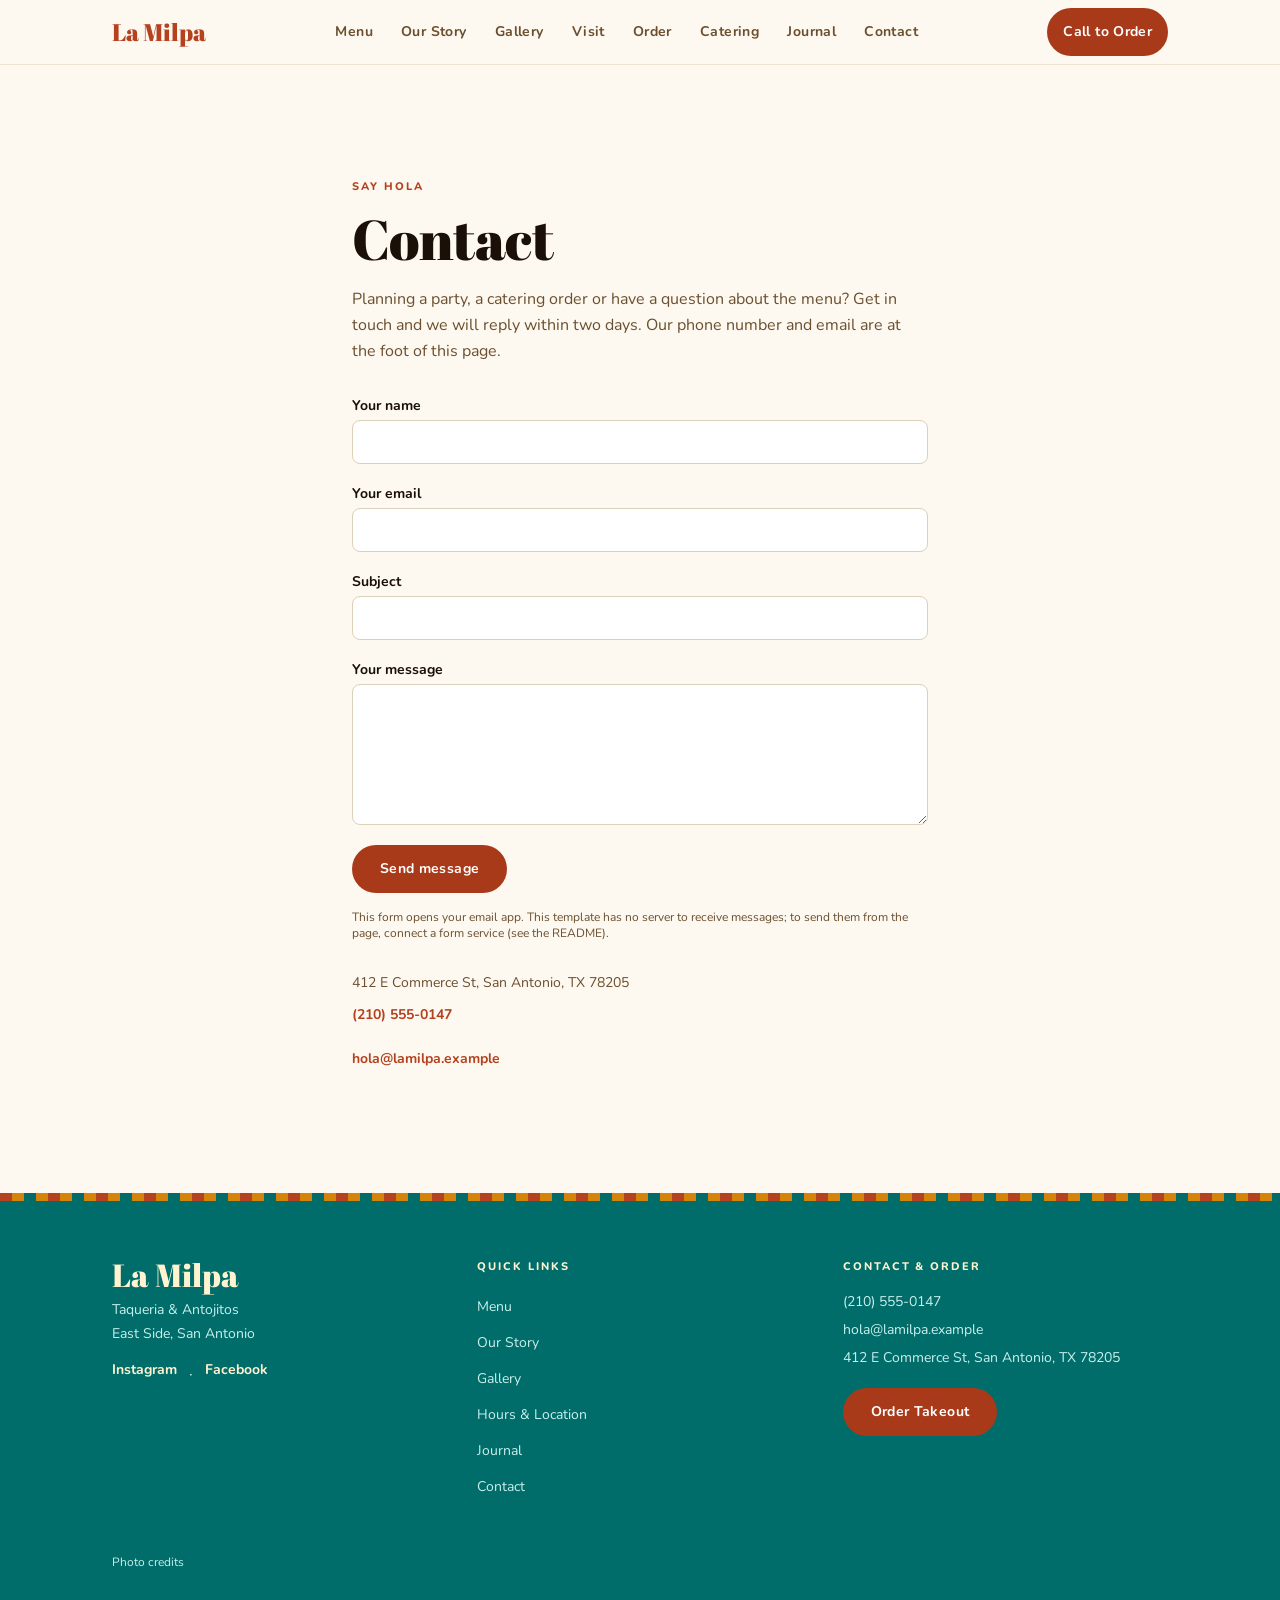
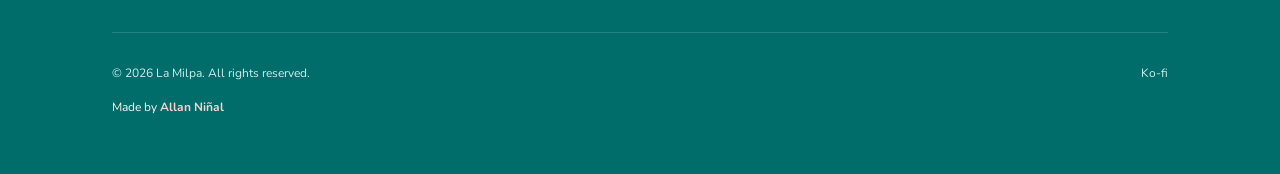
<file: contact/index.html>
<!DOCTYPE html><html lang="en" class="scroll-smooth"> <head><meta charset="utf-8"><meta name="viewport" content="width=device-width, initial-scale=1, viewport-fit=cover"><meta name="theme-color" content="#006D6A"><meta name="color-scheme" content="light"><title>Contact — La Milpa</title><meta name="description" content="Write to La Milpa: parties, catering and questions about the menu."><link rel="canonical" href="https://example.com/contact/"><meta name="robots" content="index, follow"><meta name="author" content="Rosa Vásquez"><!-- Open Graph --><meta property="og:title" content="Contact — La Milpa"><meta property="og:description" content="Write to La Milpa: parties, catering and questions about the menu."><meta property="og:url" content="https://example.com/contact/"><meta property="og:type" content="website"><meta property="og:site_name" content="La Milpa"><meta property="og:locale" content="en_US"><meta property="og:image" content="https://example.com/og-image.png"><meta property="og:image:type" content="image/png"><meta property="og:image:width" content="1200"><meta property="og:image:height" content="630"><meta property="og:image:alt" content="La Milpa — Taqueria &#38; Antojitos in San Antonio, Texas"><!-- Twitter / X --><meta name="twitter:card" content="summary_large_image"><meta name="twitter:title" content="Contact — La Milpa"><meta name="twitter:description" content="Write to La Milpa: parties, catering and questions about the menu."><meta name="twitter:image" content="https://example.com/og-image.png"><link rel="icon" href="../favicon.svg" type="image/svg+xml"><link rel="apple-touch-icon" href="../favicon.svg"><script type="application/ld+json">{"@context":"https://schema.org","@type":"BreadcrumbList","itemListElement":[{"@type":"ListItem","position":1,"name":"Home","item":"https://example.com/"},{"@type":"ListItem","position":2,"name":"Contact","item":"https://example.com/contact/"}]}</script><link rel="stylesheet" href="../assets/index.C4qjTYCS.css">
<style>.field[data-astro-cid-ahc3q4vw]{width:100%;min-height:44px;padding:.6rem .75rem;font:inherit;font-weight:400;background:#fff;color:var(--color-text);border:1px solid var(--color-border);border-radius:.5rem}.field[data-astro-cid-ahc3q4vw]:focus-visible{outline:2px solid var(--color-accent);outline-offset:2px}
</style></head> <body class="min-h-screen flex flex-col antialiased"> <header class="sticky top-0 z-50" style="background-color: rgba(253, 248, 240, 0.95); backdrop-filter: blur(8px); border-bottom: 1px solid var(--color-border-light);" data-astro-cid-ctg3m53h> <a href="#main-content" class="skip-link" data-astro-cid-ctg3m53h>Skip to main content</a> <div class="container-x flex items-center justify-between h-16" data-astro-cid-ctg3m53h> <!-- Logo / name --> <a href="../index.html" class="flex items-center gap-2 hover:opacity-80 transition-opacity" style="min-height: 44px;" aria-label="La Milpa — Home" data-astro-cid-ctg3m53h> <span style="font-family: 'Abril Fatface', serif; font-size: 1.5rem; color: var(--color-accent); line-height: 1;" data-astro-cid-ctg3m53h>La Milpa</span> </a> <!-- Desktop nav --> <nav aria-label="Main navigation" class="hidden lg:flex items-center gap-1" data-astro-cid-ctg3m53h> <a href="../menu/index.html" class="nav-link px-3" data-astro-cid-ctg3m53h>Menu</a><a href="../index.html#story" class="nav-link px-3" data-astro-cid-ctg3m53h>Our Story</a><a href="../index.html#gallery" class="nav-link px-3" data-astro-cid-ctg3m53h>Gallery</a><a href="../index.html#hours" class="nav-link px-3" data-astro-cid-ctg3m53h>Visit</a><a href="../index.html#takeout" class="nav-link px-3" data-astro-cid-ctg3m53h>Order</a><a href="../index.html#catering" class="nav-link px-3" data-astro-cid-ctg3m53h>Catering</a><a href="../journal/index.html" class="nav-link px-3" data-astro-cid-ctg3m53h>Journal</a><a href="./index.html" class="nav-link px-3" data-astro-cid-ctg3m53h>Contact</a> </nav> <div class="flex items-center gap-2" data-astro-cid-ctg3m53h> <!-- CTA --> <a href="tel:(210) 555-0147" class="btn-primary text-sm" style="padding-left: 1rem; padding-right: 1rem;" data-astro-cid-ctg3m53h>
Call to Order
</a> <!-- Phone menu: works without JavaScript --> <details class="mobile-menu lg:hidden" data-astro-cid-ctg3m53h> <summary aria-label="Menu" data-astro-cid-ctg3m53h>Menu</summary> <nav aria-label="Mobile navigation" data-astro-cid-ctg3m53h> <a href="../menu/index.html" data-astro-cid-ctg3m53h>Menu</a><a href="../index.html#story" data-astro-cid-ctg3m53h>Our Story</a><a href="../index.html#gallery" data-astro-cid-ctg3m53h>Gallery</a><a href="../index.html#hours" data-astro-cid-ctg3m53h>Visit</a><a href="../index.html#takeout" data-astro-cid-ctg3m53h>Order</a><a href="../index.html#catering" data-astro-cid-ctg3m53h>Catering</a><a href="../journal/index.html" data-astro-cid-ctg3m53h>Journal</a><a href="./index.html" data-astro-cid-ctg3m53h>Contact</a> </nav> </details> </div> </div> </header>  <main id="main-content" class="flex-1">  <section class="container-x section-gap" aria-labelledby="contact-heading" data-astro-cid-ahc3q4vw> <div class="max-w-xl mx-auto" data-astro-cid-ahc3q4vw> <p class="label-eyebrow mb-3" data-astro-cid-ahc3q4vw>Say hola</p> <h1 id="contact-heading" style="font-family: 'Abril Fatface', serif; font-size: clamp(2.25rem, 5vw, 3.5rem); color: var(--color-text);" data-astro-cid-ahc3q4vw>Contact</h1> <p class="mt-4 text-base leading-relaxed" style="color: var(--color-text-muted);" data-astro-cid-ahc3q4vw>Planning a party, a catering order or have a question about the menu? Get in touch and we will reply within two days. Our phone number and email are at the foot of this page.</p> <!--
        No back end. This form opens the visitor's email app, addressed to the
        address below. To send messages from the page itself, point `action` at a
        form service (Formspree, Formspark, Web3Forms, Netlify Forms...), remove
        enctype, and set method="post" as that service describes.
      --> <form action="mailto:hola@lamilpa.example" method="post" enctype="text/plain" class="mt-8 grid gap-5" data-astro-cid-ahc3q4vw> <label class="grid gap-1 text-sm font-bold" style="color: var(--color-text);" data-astro-cid-ahc3q4vw>Your name
<input type="text" name="name" required autocomplete="name" class="field" data-astro-cid-ahc3q4vw> </label> <label class="grid gap-1 text-sm font-bold" style="color: var(--color-text);" data-astro-cid-ahc3q4vw>Your email
<input type="email" name="email" required autocomplete="email" class="field" data-astro-cid-ahc3q4vw> </label> <label class="grid gap-1 text-sm font-bold" style="color: var(--color-text);" data-astro-cid-ahc3q4vw>Subject
<input type="text" name="subject" class="field" data-astro-cid-ahc3q4vw> </label> <label class="grid gap-1 text-sm font-bold" style="color: var(--color-text);" data-astro-cid-ahc3q4vw>Your message
<textarea name="message" rows="6" required class="field" data-astro-cid-ahc3q4vw></textarea> </label> <div data-astro-cid-ahc3q4vw><button type="submit" class="btn-primary" data-astro-cid-ahc3q4vw>Send message</button></div> </form> <p class="mt-4 text-xs" style="color: var(--color-text-muted);" data-astro-cid-ahc3q4vw>
This form opens your email app. This template has no server to receive messages; to send them from the page, connect a form service (see the README).
</p> <address class="not-italic mt-8 text-sm" style="color: var(--color-text-muted);" data-astro-cid-ahc3q4vw> 412 E Commerce St, San Antonio, TX 78205<br data-astro-cid-ahc3q4vw> <a href="tel:(210) 555-0147" style="color: var(--color-accent); font-weight: 700; display: inline-block; padding: 0.75rem 0;" data-astro-cid-ahc3q4vw>(210) 555-0147</a><br data-astro-cid-ahc3q4vw> <a href="mailto:hola@lamilpa.example" style="color: var(--color-accent); font-weight: 700; display: inline-block; padding: 0.75rem 0;" data-astro-cid-ahc3q4vw>hola@lamilpa.example</a> </address> </div> </section>  </main> <footer style="background-color: var(--color-teal); color: var(--color-text-on-dark);" data-astro-cid-gcn2mc3v> <div class="tile-divider" data-astro-cid-gcn2mc3v></div> <div class="container-x py-14" data-astro-cid-gcn2mc3v> <div class="grid grid-cols-1 md:grid-cols-3 gap-10" data-astro-cid-gcn2mc3v> <!-- Brand --> <div data-astro-cid-gcn2mc3v> <p style="font-family: 'Abril Fatface', serif; font-size: 2rem; color: var(--color-marigold-light); line-height: 1.1;" data-astro-cid-gcn2mc3v>La Milpa</p> <p class="mt-2 text-sm" style="color: var(--color-text-muted-on-dark);" data-astro-cid-gcn2mc3v>Taqueria &amp; Antojitos</p> <p class="mt-1 text-sm" style="color: var(--color-text-muted-on-dark);" data-astro-cid-gcn2mc3v>East Side, San Antonio</p> <div class="mt-4 flex gap-3" data-astro-cid-gcn2mc3v> <a href="https://instagram.com" target="_blank" rel="noopener noreferrer" class="text-sm font-bold hover:opacity-80 transition-opacity" style="color: var(--color-marigold-light);" aria-label="La Milpa on Instagram" data-astro-cid-gcn2mc3v>
Instagram
</a> <span aria-hidden="true" style="color: var(--color-text-muted-on-dark);" data-astro-cid-gcn2mc3v>&middot;</span> <a href="https://facebook.com" target="_blank" rel="noopener noreferrer" class="text-sm font-bold hover:opacity-80 transition-opacity" style="color: var(--color-marigold-light);" aria-label="La Milpa on Facebook" data-astro-cid-gcn2mc3v>
Facebook
</a> </div> </div> <!-- Quick links --> <div data-astro-cid-gcn2mc3v> <p class="label-eyebrow-light mb-4" data-astro-cid-gcn2mc3v>Quick Links</p> <ul class="space-y-2" data-astro-cid-gcn2mc3v> <li data-astro-cid-gcn2mc3v> <a href="../menu/index.html" class="text-sm hover:opacity-80 transition-opacity" style="color: var(--color-text-muted-on-dark);" data-astro-cid-gcn2mc3v> Menu </a> </li><li data-astro-cid-gcn2mc3v> <a href="../index.html#story" class="text-sm hover:opacity-80 transition-opacity" style="color: var(--color-text-muted-on-dark);" data-astro-cid-gcn2mc3v> Our Story </a> </li><li data-astro-cid-gcn2mc3v> <a href="../index.html#gallery" class="text-sm hover:opacity-80 transition-opacity" style="color: var(--color-text-muted-on-dark);" data-astro-cid-gcn2mc3v> Gallery </a> </li><li data-astro-cid-gcn2mc3v> <a href="../index.html#hours" class="text-sm hover:opacity-80 transition-opacity" style="color: var(--color-text-muted-on-dark);" data-astro-cid-gcn2mc3v> Hours &amp; Location </a> </li><li data-astro-cid-gcn2mc3v> <a href="../journal/index.html" class="text-sm hover:opacity-80 transition-opacity" style="color: var(--color-text-muted-on-dark);" data-astro-cid-gcn2mc3v> Journal </a> </li><li data-astro-cid-gcn2mc3v> <a href="./index.html" class="text-sm hover:opacity-80 transition-opacity" style="color: var(--color-text-muted-on-dark);" data-astro-cid-gcn2mc3v> Contact </a> </li> </ul> </div> <!-- Contact --> <div data-astro-cid-gcn2mc3v> <p class="label-eyebrow-light mb-4" data-astro-cid-gcn2mc3v>Contact & Order</p> <ul class="space-y-2 text-sm" style="color: var(--color-text-muted-on-dark);" data-astro-cid-gcn2mc3v> <li data-astro-cid-gcn2mc3v> <a href="tel:(210) 555-0147" class="hover:opacity-80 transition-opacity" style="color: var(--color-text-muted-on-dark);" data-astro-cid-gcn2mc3v> (210) 555-0147 </a> </li> <li data-astro-cid-gcn2mc3v> <a href="mailto:hola@lamilpa.example" class="hover:opacity-80 transition-opacity" style="color: var(--color-text-muted-on-dark);" data-astro-cid-gcn2mc3v> hola@lamilpa.example </a> </li> <li data-astro-cid-gcn2mc3v> <a href="https://maps.google.com/?q=412+E+Commerce+St+San+Antonio+TX+78205" target="_blank" rel="noopener noreferrer" class="hover:opacity-80 transition-opacity" style="color: var(--color-text-muted-on-dark);" data-astro-cid-gcn2mc3v> 412 E Commerce St, San Antonio, TX 78205 </a> </li> </ul> <a href="../index.html#takeout" class="btn-primary mt-5 inline-flex text-sm" data-astro-cid-gcn2mc3v>
Order Takeout
</a> </div> </div> <!-- Photo credits. Required while you use the demo photos (Unsplash asks for
         the photographer and a link). Delete this whole <details> block once you
         have replaced the photos with your own. --> <details class="mt-10 text-xs" style="color: var(--color-text-muted-on-dark);" data-photo-credits data-astro-cid-gcn2mc3v> <summary style="cursor: pointer; min-height: 44px; display: flex; align-items: center;" data-astro-cid-gcn2mc3v>Photo credits</summary> <p class="mt-2" data-astro-cid-gcn2mc3v>
Demo photographs from <a href="https://unsplash.com/?utm_source=allanninal_dev&utm_medium=referral" class="underline" data-astro-cid-gcn2mc3v>Unsplash</a>. Replace them, and these credits, with your own before launch.
</p> <ul class="mt-2 space-y-1" data-astro-cid-gcn2mc3v> <li data-astro-cid-gcn2mc3v>Dining room: Photo by <a href="https://unsplash.com/@brettwharton?utm_source=allanninal_dev&utm_medium=referral" class="underline" data-astro-cid-gcn2mc3v>Brett Wharton</a> on <a href="https://unsplash.com/photos/a-group-of-people-sitting-at-a-table-in-a-restaurant-tCV0BMiNTdU?utm_source=allanninal_dev&utm_medium=referral" class="underline" data-astro-cid-gcn2mc3v>Unsplash</a></li><li data-astro-cid-gcn2mc3v>Street tacos: Photo by <a href="https://unsplash.com/@taiscaptures?utm_source=allanninal_dev&utm_medium=referral" class="underline" data-astro-cid-gcn2mc3v>Tai&#39;s Captures</a> on <a href="https://unsplash.com/photos/lc8BpLcljz4?utm_source=allanninal_dev&utm_medium=referral" class="underline" data-astro-cid-gcn2mc3v>Unsplash</a></li><li data-astro-cid-gcn2mc3v>Enchiladas plate: Photo by <a href="https://unsplash.com/@photosoflogan?utm_source=allanninal_dev&utm_medium=referral" class="underline" data-astro-cid-gcn2mc3v>Logan Gutierrez</a> on <a href="https://unsplash.com/photos/H9nSb8ASkgw?utm_source=allanninal_dev&utm_medium=referral" class="underline" data-astro-cid-gcn2mc3v>Unsplash</a></li><li data-astro-cid-gcn2mc3v>Tamal: Photo by <a href="https://unsplash.com/@alyonayankovska?utm_source=allanninal_dev&utm_medium=referral" class="underline" data-astro-cid-gcn2mc3v>Alyona Yankovska</a> on <a href="https://unsplash.com/photos/OHLdFxbhjZU?utm_source=allanninal_dev&utm_medium=referral" class="underline" data-astro-cid-gcn2mc3v>Unsplash</a></li><li data-astro-cid-gcn2mc3v>The bar: Photo by <a href="https://unsplash.com/@taiscaptures?utm_source=allanninal_dev&utm_medium=referral" class="underline" data-astro-cid-gcn2mc3v>Tai&#39;s Captures</a> on <a href="https://unsplash.com/photos/2EBTwzczg2A?utm_source=allanninal_dev&utm_medium=referral" class="underline" data-astro-cid-gcn2mc3v>Unsplash</a></li><li data-astro-cid-gcn2mc3v>Agua de Jamaica: Photo by <a href="https://unsplash.com/@howipop?utm_source=allanninal_dev&utm_medium=referral" class="underline" data-astro-cid-gcn2mc3v>The Pop&#39;d Shop</a> on <a href="https://unsplash.com/photos/z2baV_uXZRo?utm_source=allanninal_dev&utm_medium=referral" class="underline" data-astro-cid-gcn2mc3v>Unsplash</a></li><li data-astro-cid-gcn2mc3v>Smothered burrito: Photo by <a href="https://unsplash.com/@jasminewesst?utm_source=allanninal_dev&utm_medium=referral" class="underline" data-astro-cid-gcn2mc3v>jasminewesst</a> on <a href="https://unsplash.com/photos/11_MOnQp3b4?utm_source=allanninal_dev&utm_medium=referral" class="underline" data-astro-cid-gcn2mc3v>Unsplash</a></li> </ul> </details> <!-- Bottom bar --> <div class="mt-12 pt-8 flex flex-col sm:flex-row items-center justify-between gap-4 text-xs" style="border-top: 1px solid rgba(253, 248, 240, 0.15); color: var(--color-text-muted-on-dark);" data-astro-cid-gcn2mc3v> <p data-astro-cid-gcn2mc3v>&copy; 2026 La Milpa. All rights reserved.</p> Ko-fi </div>  <p class="maker-credit" data-maker-credit="1" data-astro-cid-gcn2mc3v>Made by <a href="https://www.linkedin.com/in/allanninal/" data-maker-credit="1" target="_blank" rel="noopener noreferrer" data-astro-cid-gcn2mc3v>Allan Ni&ntilde;al</a></p> </div> </footer>   </body></html>
</file>
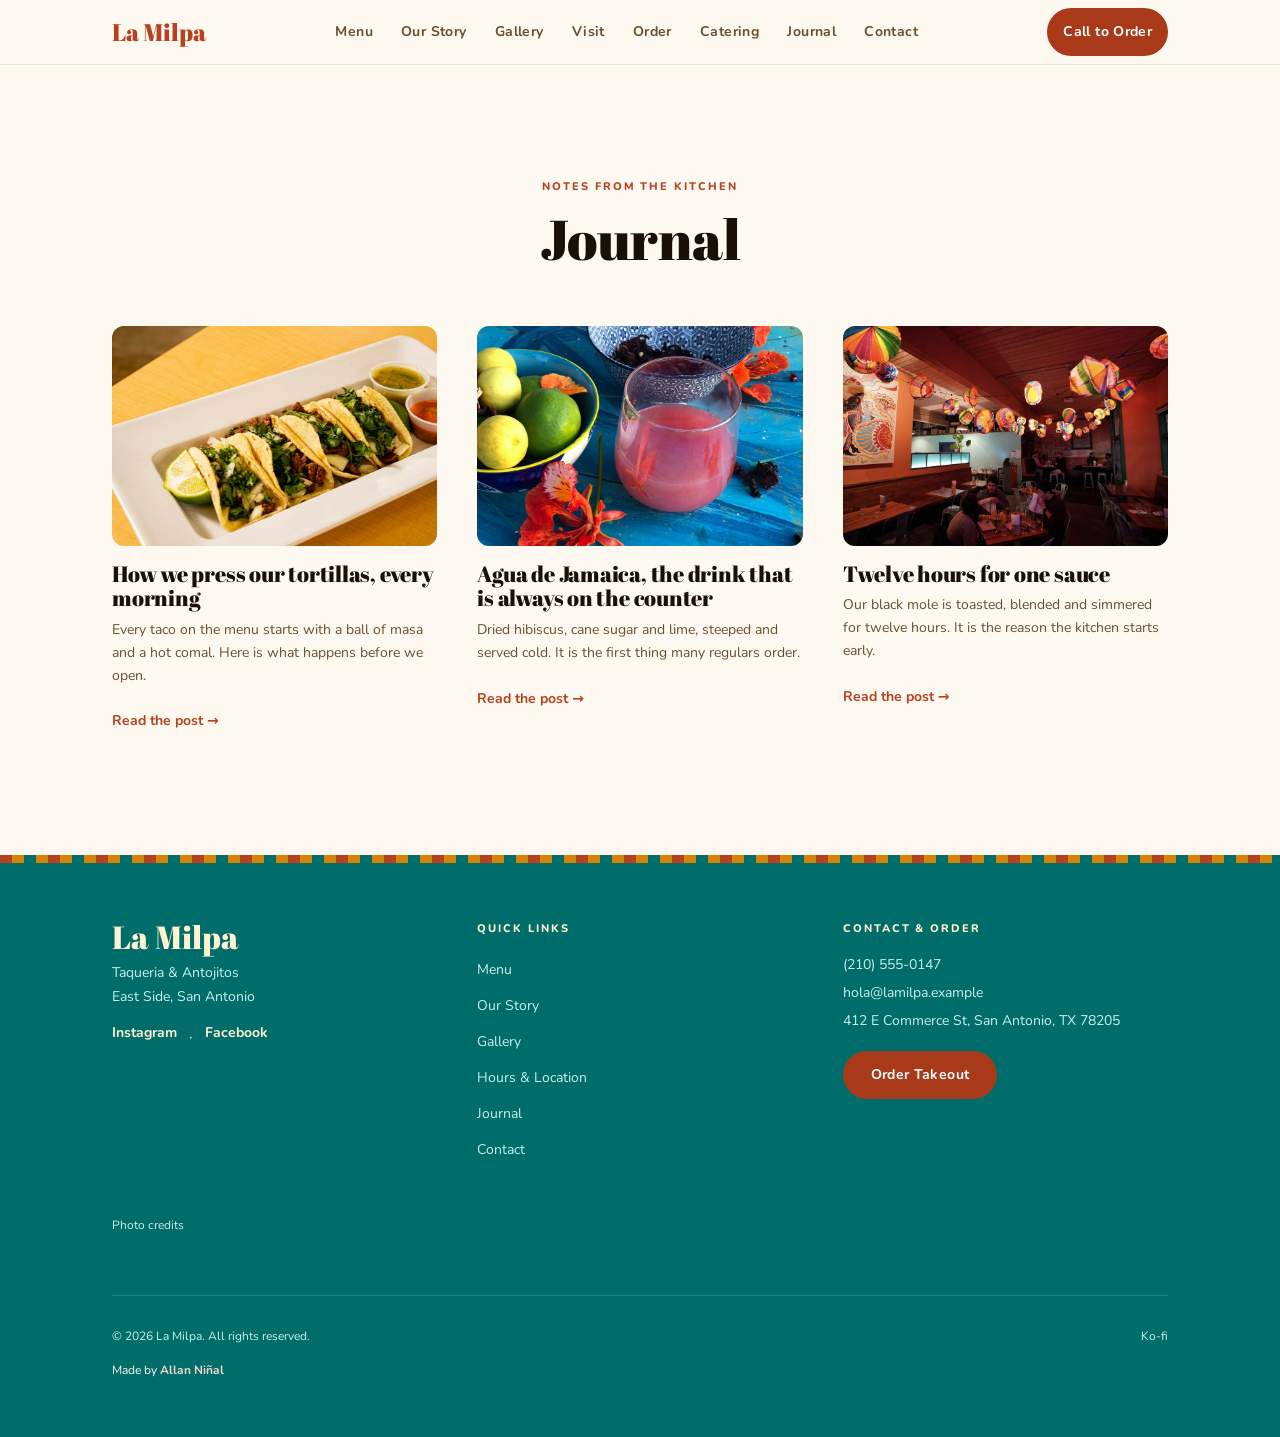
<file: journal/index.html>
<!DOCTYPE html><html lang="en" class="scroll-smooth"> <head><meta charset="utf-8"><meta name="viewport" content="width=device-width, initial-scale=1, viewport-fit=cover"><meta name="theme-color" content="#006D6A"><meta name="color-scheme" content="light"><title>Journal — La Milpa</title><meta name="description" content="Notes from the kitchen at La Milpa: tortillas, agua de jamaica and mole."><link rel="canonical" href="https://example.com/journal/"><meta name="robots" content="index, follow"><meta name="author" content="Rosa Vásquez"><!-- Open Graph --><meta property="og:title" content="Journal — La Milpa"><meta property="og:description" content="Notes from the kitchen at La Milpa: tortillas, agua de jamaica and mole."><meta property="og:url" content="https://example.com/journal/"><meta property="og:type" content="website"><meta property="og:site_name" content="La Milpa"><meta property="og:locale" content="en_US"><meta property="og:image" content="https://example.com/og-image.png"><meta property="og:image:type" content="image/png"><meta property="og:image:width" content="1200"><meta property="og:image:height" content="630"><meta property="og:image:alt" content="La Milpa — Taqueria &#38; Antojitos in San Antonio, Texas"><!-- Twitter / X --><meta name="twitter:card" content="summary_large_image"><meta name="twitter:title" content="Journal — La Milpa"><meta name="twitter:description" content="Notes from the kitchen at La Milpa: tortillas, agua de jamaica and mole."><meta name="twitter:image" content="https://example.com/og-image.png"><link rel="icon" href="../favicon.svg" type="image/svg+xml"><link rel="apple-touch-icon" href="../favicon.svg"><script type="application/ld+json">{"@context":"https://schema.org","@type":"BreadcrumbList","itemListElement":[{"@type":"ListItem","position":1,"name":"Home","item":"https://example.com/"},{"@type":"ListItem","position":2,"name":"Journal","item":"https://example.com/journal/"}]}</script><link rel="stylesheet" href="../assets/index.C4qjTYCS.css"></head> <body class="min-h-screen flex flex-col antialiased"> <header class="sticky top-0 z-50" style="background-color: rgba(253, 248, 240, 0.95); backdrop-filter: blur(8px); border-bottom: 1px solid var(--color-border-light);" data-astro-cid-ctg3m53h> <a href="#main-content" class="skip-link" data-astro-cid-ctg3m53h>Skip to main content</a> <div class="container-x flex items-center justify-between h-16" data-astro-cid-ctg3m53h> <!-- Logo / name --> <a href="../index.html" class="flex items-center gap-2 hover:opacity-80 transition-opacity" style="min-height: 44px;" aria-label="La Milpa — Home" data-astro-cid-ctg3m53h> <span style="font-family: 'Abril Fatface', serif; font-size: 1.5rem; color: var(--color-accent); line-height: 1;" data-astro-cid-ctg3m53h>La Milpa</span> </a> <!-- Desktop nav --> <nav aria-label="Main navigation" class="hidden lg:flex items-center gap-1" data-astro-cid-ctg3m53h> <a href="../menu/index.html" class="nav-link px-3" data-astro-cid-ctg3m53h>Menu</a><a href="../index.html#story" class="nav-link px-3" data-astro-cid-ctg3m53h>Our Story</a><a href="../index.html#gallery" class="nav-link px-3" data-astro-cid-ctg3m53h>Gallery</a><a href="../index.html#hours" class="nav-link px-3" data-astro-cid-ctg3m53h>Visit</a><a href="../index.html#takeout" class="nav-link px-3" data-astro-cid-ctg3m53h>Order</a><a href="../index.html#catering" class="nav-link px-3" data-astro-cid-ctg3m53h>Catering</a><a href="./index.html" class="nav-link px-3" data-astro-cid-ctg3m53h>Journal</a><a href="../contact/index.html" class="nav-link px-3" data-astro-cid-ctg3m53h>Contact</a> </nav> <div class="flex items-center gap-2" data-astro-cid-ctg3m53h> <!-- CTA --> <a href="tel:(210) 555-0147" class="btn-primary text-sm" style="padding-left: 1rem; padding-right: 1rem;" data-astro-cid-ctg3m53h>
Call to Order
</a> <!-- Phone menu: works without JavaScript --> <details class="mobile-menu lg:hidden" data-astro-cid-ctg3m53h> <summary aria-label="Menu" data-astro-cid-ctg3m53h>Menu</summary> <nav aria-label="Mobile navigation" data-astro-cid-ctg3m53h> <a href="../menu/index.html" data-astro-cid-ctg3m53h>Menu</a><a href="../index.html#story" data-astro-cid-ctg3m53h>Our Story</a><a href="../index.html#gallery" data-astro-cid-ctg3m53h>Gallery</a><a href="../index.html#hours" data-astro-cid-ctg3m53h>Visit</a><a href="../index.html#takeout" data-astro-cid-ctg3m53h>Order</a><a href="../index.html#catering" data-astro-cid-ctg3m53h>Catering</a><a href="./index.html" data-astro-cid-ctg3m53h>Journal</a><a href="../contact/index.html" data-astro-cid-ctg3m53h>Contact</a> </nav> </details> </div> </div> </header>  <main id="main-content" class="flex-1">  <section class="container-x section-gap" aria-labelledby="journal-heading"> <div class="text-center max-w-xl mx-auto mb-14"> <p class="label-eyebrow mb-3">Notes from the kitchen</p> <h1 id="journal-heading" style="font-family: 'Abril Fatface', serif; font-size: clamp(2.25rem, 5vw, 3.5rem); color: var(--color-text);">Journal</h1> </div> <div class="grid gap-10 md:grid-cols-3"> <article> <a href="./how-we-press-our-tortillas/index.html" style="text-decoration: none; color: inherit; display: block;"> <img src="../images/gallery/tacos.jpg" alt="Four street tacos with onion, cilantro and lime on a white platter" width="600" height="400" loading="lazy" decoding="async" class="w-full object-cover rounded-xl" style="height: 220px;"> <h2 class="mt-4" style="font-family: 'Abril Fatface', serif; font-size: 1.4rem; color: var(--color-text);">How we press our tortillas, every morning</h2> </a> <p class="mt-2 text-sm leading-relaxed" style="color: var(--color-text-muted);">Every taco on the menu starts with a ball of masa and a hot comal. Here is what happens before we open.</p> <a href="./how-we-press-our-tortillas/index.html" class="inline-block mt-3 text-sm font-bold" style="color: var(--color-accent); min-height: 44px; line-height: 44px;">Read the post<span class="sr-only">: How we press our tortillas, every morning</span> &rarr;</a> </article><article> <a href="./agua-de-jamaica/index.html" style="text-decoration: none; color: inherit; display: block;"> <img src="../images/gallery/jamaica.jpg" alt="A glass of hibiscus agua fresca beside limes and dried hibiscus flowers" width="600" height="400" loading="lazy" decoding="async" class="w-full object-cover rounded-xl" style="height: 220px;"> <h2 class="mt-4" style="font-family: 'Abril Fatface', serif; font-size: 1.4rem; color: var(--color-text);">Agua de Jamaica, the drink that is always on the counter</h2> </a> <p class="mt-2 text-sm leading-relaxed" style="color: var(--color-text-muted);">Dried hibiscus, cane sugar and lime, steeped and served cold. It is the first thing many regulars order.</p> <a href="./agua-de-jamaica/index.html" class="inline-block mt-3 text-sm font-bold" style="color: var(--color-accent); min-height: 44px; line-height: 44px;">Read the post<span class="sr-only">: Agua de Jamaica, the drink that is always on the counter</span> &rarr;</a> </article><article> <a href="./twelve-hours-for-one-sauce/index.html" style="text-decoration: none; color: inherit; display: block;"> <img src="../images/hero.jpg" alt="Inside La Milpa: paper lanterns hanging over the dining room and a painted mural" width="600" height="400" loading="lazy" decoding="async" class="w-full object-cover rounded-xl" style="height: 220px;"> <h2 class="mt-4" style="font-family: 'Abril Fatface', serif; font-size: 1.4rem; color: var(--color-text);">Twelve hours for one sauce</h2> </a> <p class="mt-2 text-sm leading-relaxed" style="color: var(--color-text-muted);">Our black mole is toasted, blended and simmered for twelve hours. It is the reason the kitchen starts early.</p> <a href="./twelve-hours-for-one-sauce/index.html" class="inline-block mt-3 text-sm font-bold" style="color: var(--color-accent); min-height: 44px; line-height: 44px;">Read the post<span class="sr-only">: Twelve hours for one sauce</span> &rarr;</a> </article> </div> </section>  </main> <footer style="background-color: var(--color-teal); color: var(--color-text-on-dark);" data-astro-cid-gcn2mc3v> <div class="tile-divider" data-astro-cid-gcn2mc3v></div> <div class="container-x py-14" data-astro-cid-gcn2mc3v> <div class="grid grid-cols-1 md:grid-cols-3 gap-10" data-astro-cid-gcn2mc3v> <!-- Brand --> <div data-astro-cid-gcn2mc3v> <p style="font-family: 'Abril Fatface', serif; font-size: 2rem; color: var(--color-marigold-light); line-height: 1.1;" data-astro-cid-gcn2mc3v>La Milpa</p> <p class="mt-2 text-sm" style="color: var(--color-text-muted-on-dark);" data-astro-cid-gcn2mc3v>Taqueria &amp; Antojitos</p> <p class="mt-1 text-sm" style="color: var(--color-text-muted-on-dark);" data-astro-cid-gcn2mc3v>East Side, San Antonio</p> <div class="mt-4 flex gap-3" data-astro-cid-gcn2mc3v> <a href="https://instagram.com" target="_blank" rel="noopener noreferrer" class="text-sm font-bold hover:opacity-80 transition-opacity" style="color: var(--color-marigold-light);" aria-label="La Milpa on Instagram" data-astro-cid-gcn2mc3v>
Instagram
</a> <span aria-hidden="true" style="color: var(--color-text-muted-on-dark);" data-astro-cid-gcn2mc3v>&middot;</span> <a href="https://facebook.com" target="_blank" rel="noopener noreferrer" class="text-sm font-bold hover:opacity-80 transition-opacity" style="color: var(--color-marigold-light);" aria-label="La Milpa on Facebook" data-astro-cid-gcn2mc3v>
Facebook
</a> </div> </div> <!-- Quick links --> <div data-astro-cid-gcn2mc3v> <p class="label-eyebrow-light mb-4" data-astro-cid-gcn2mc3v>Quick Links</p> <ul class="space-y-2" data-astro-cid-gcn2mc3v> <li data-astro-cid-gcn2mc3v> <a href="../menu/index.html" class="text-sm hover:opacity-80 transition-opacity" style="color: var(--color-text-muted-on-dark);" data-astro-cid-gcn2mc3v> Menu </a> </li><li data-astro-cid-gcn2mc3v> <a href="../index.html#story" class="text-sm hover:opacity-80 transition-opacity" style="color: var(--color-text-muted-on-dark);" data-astro-cid-gcn2mc3v> Our Story </a> </li><li data-astro-cid-gcn2mc3v> <a href="../index.html#gallery" class="text-sm hover:opacity-80 transition-opacity" style="color: var(--color-text-muted-on-dark);" data-astro-cid-gcn2mc3v> Gallery </a> </li><li data-astro-cid-gcn2mc3v> <a href="../index.html#hours" class="text-sm hover:opacity-80 transition-opacity" style="color: var(--color-text-muted-on-dark);" data-astro-cid-gcn2mc3v> Hours &amp; Location </a> </li><li data-astro-cid-gcn2mc3v> <a href="./index.html" class="text-sm hover:opacity-80 transition-opacity" style="color: var(--color-text-muted-on-dark);" data-astro-cid-gcn2mc3v> Journal </a> </li><li data-astro-cid-gcn2mc3v> <a href="../contact/index.html" class="text-sm hover:opacity-80 transition-opacity" style="color: var(--color-text-muted-on-dark);" data-astro-cid-gcn2mc3v> Contact </a> </li> </ul> </div> <!-- Contact --> <div data-astro-cid-gcn2mc3v> <p class="label-eyebrow-light mb-4" data-astro-cid-gcn2mc3v>Contact & Order</p> <ul class="space-y-2 text-sm" style="color: var(--color-text-muted-on-dark);" data-astro-cid-gcn2mc3v> <li data-astro-cid-gcn2mc3v> <a href="tel:(210) 555-0147" class="hover:opacity-80 transition-opacity" style="color: var(--color-text-muted-on-dark);" data-astro-cid-gcn2mc3v> (210) 555-0147 </a> </li> <li data-astro-cid-gcn2mc3v> <a href="mailto:hola@lamilpa.example" class="hover:opacity-80 transition-opacity" style="color: var(--color-text-muted-on-dark);" data-astro-cid-gcn2mc3v> hola@lamilpa.example </a> </li> <li data-astro-cid-gcn2mc3v> <a href="https://maps.google.com/?q=412+E+Commerce+St+San+Antonio+TX+78205" target="_blank" rel="noopener noreferrer" class="hover:opacity-80 transition-opacity" style="color: var(--color-text-muted-on-dark);" data-astro-cid-gcn2mc3v> 412 E Commerce St, San Antonio, TX 78205 </a> </li> </ul> <a href="../index.html#takeout" class="btn-primary mt-5 inline-flex text-sm" data-astro-cid-gcn2mc3v>
Order Takeout
</a> </div> </div> <!-- Photo credits. Required while you use the demo photos (Unsplash asks for
         the photographer and a link). Delete this whole <details> block once you
         have replaced the photos with your own. --> <details class="mt-10 text-xs" style="color: var(--color-text-muted-on-dark);" data-photo-credits data-astro-cid-gcn2mc3v> <summary style="cursor: pointer; min-height: 44px; display: flex; align-items: center;" data-astro-cid-gcn2mc3v>Photo credits</summary> <p class="mt-2" data-astro-cid-gcn2mc3v>
Demo photographs from <a href="https://unsplash.com/?utm_source=allanninal_dev&utm_medium=referral" class="underline" data-astro-cid-gcn2mc3v>Unsplash</a>. Replace them, and these credits, with your own before launch.
</p> <ul class="mt-2 space-y-1" data-astro-cid-gcn2mc3v> <li data-astro-cid-gcn2mc3v>Dining room: Photo by <a href="https://unsplash.com/@brettwharton?utm_source=allanninal_dev&utm_medium=referral" class="underline" data-astro-cid-gcn2mc3v>Brett Wharton</a> on <a href="https://unsplash.com/photos/a-group-of-people-sitting-at-a-table-in-a-restaurant-tCV0BMiNTdU?utm_source=allanninal_dev&utm_medium=referral" class="underline" data-astro-cid-gcn2mc3v>Unsplash</a></li><li data-astro-cid-gcn2mc3v>Street tacos: Photo by <a href="https://unsplash.com/@taiscaptures?utm_source=allanninal_dev&utm_medium=referral" class="underline" data-astro-cid-gcn2mc3v>Tai&#39;s Captures</a> on <a href="https://unsplash.com/photos/lc8BpLcljz4?utm_source=allanninal_dev&utm_medium=referral" class="underline" data-astro-cid-gcn2mc3v>Unsplash</a></li><li data-astro-cid-gcn2mc3v>Enchiladas plate: Photo by <a href="https://unsplash.com/@photosoflogan?utm_source=allanninal_dev&utm_medium=referral" class="underline" data-astro-cid-gcn2mc3v>Logan Gutierrez</a> on <a href="https://unsplash.com/photos/H9nSb8ASkgw?utm_source=allanninal_dev&utm_medium=referral" class="underline" data-astro-cid-gcn2mc3v>Unsplash</a></li><li data-astro-cid-gcn2mc3v>Tamal: Photo by <a href="https://unsplash.com/@alyonayankovska?utm_source=allanninal_dev&utm_medium=referral" class="underline" data-astro-cid-gcn2mc3v>Alyona Yankovska</a> on <a href="https://unsplash.com/photos/OHLdFxbhjZU?utm_source=allanninal_dev&utm_medium=referral" class="underline" data-astro-cid-gcn2mc3v>Unsplash</a></li><li data-astro-cid-gcn2mc3v>The bar: Photo by <a href="https://unsplash.com/@taiscaptures?utm_source=allanninal_dev&utm_medium=referral" class="underline" data-astro-cid-gcn2mc3v>Tai&#39;s Captures</a> on <a href="https://unsplash.com/photos/2EBTwzczg2A?utm_source=allanninal_dev&utm_medium=referral" class="underline" data-astro-cid-gcn2mc3v>Unsplash</a></li><li data-astro-cid-gcn2mc3v>Agua de Jamaica: Photo by <a href="https://unsplash.com/@howipop?utm_source=allanninal_dev&utm_medium=referral" class="underline" data-astro-cid-gcn2mc3v>The Pop&#39;d Shop</a> on <a href="https://unsplash.com/photos/z2baV_uXZRo?utm_source=allanninal_dev&utm_medium=referral" class="underline" data-astro-cid-gcn2mc3v>Unsplash</a></li><li data-astro-cid-gcn2mc3v>Smothered burrito: Photo by <a href="https://unsplash.com/@jasminewesst?utm_source=allanninal_dev&utm_medium=referral" class="underline" data-astro-cid-gcn2mc3v>jasminewesst</a> on <a href="https://unsplash.com/photos/11_MOnQp3b4?utm_source=allanninal_dev&utm_medium=referral" class="underline" data-astro-cid-gcn2mc3v>Unsplash</a></li> </ul> </details> <!-- Bottom bar --> <div class="mt-12 pt-8 flex flex-col sm:flex-row items-center justify-between gap-4 text-xs" style="border-top: 1px solid rgba(253, 248, 240, 0.15); color: var(--color-text-muted-on-dark);" data-astro-cid-gcn2mc3v> <p data-astro-cid-gcn2mc3v>&copy; 2026 La Milpa. All rights reserved.</p> Ko-fi </div>  <p class="maker-credit" data-maker-credit="1" data-astro-cid-gcn2mc3v>Made by <a href="https://www.linkedin.com/in/allanninal/" data-maker-credit="1" target="_blank" rel="noopener noreferrer" data-astro-cid-gcn2mc3v>Allan Ni&ntilde;al</a></p> </div> </footer>   </body></html>
</file>
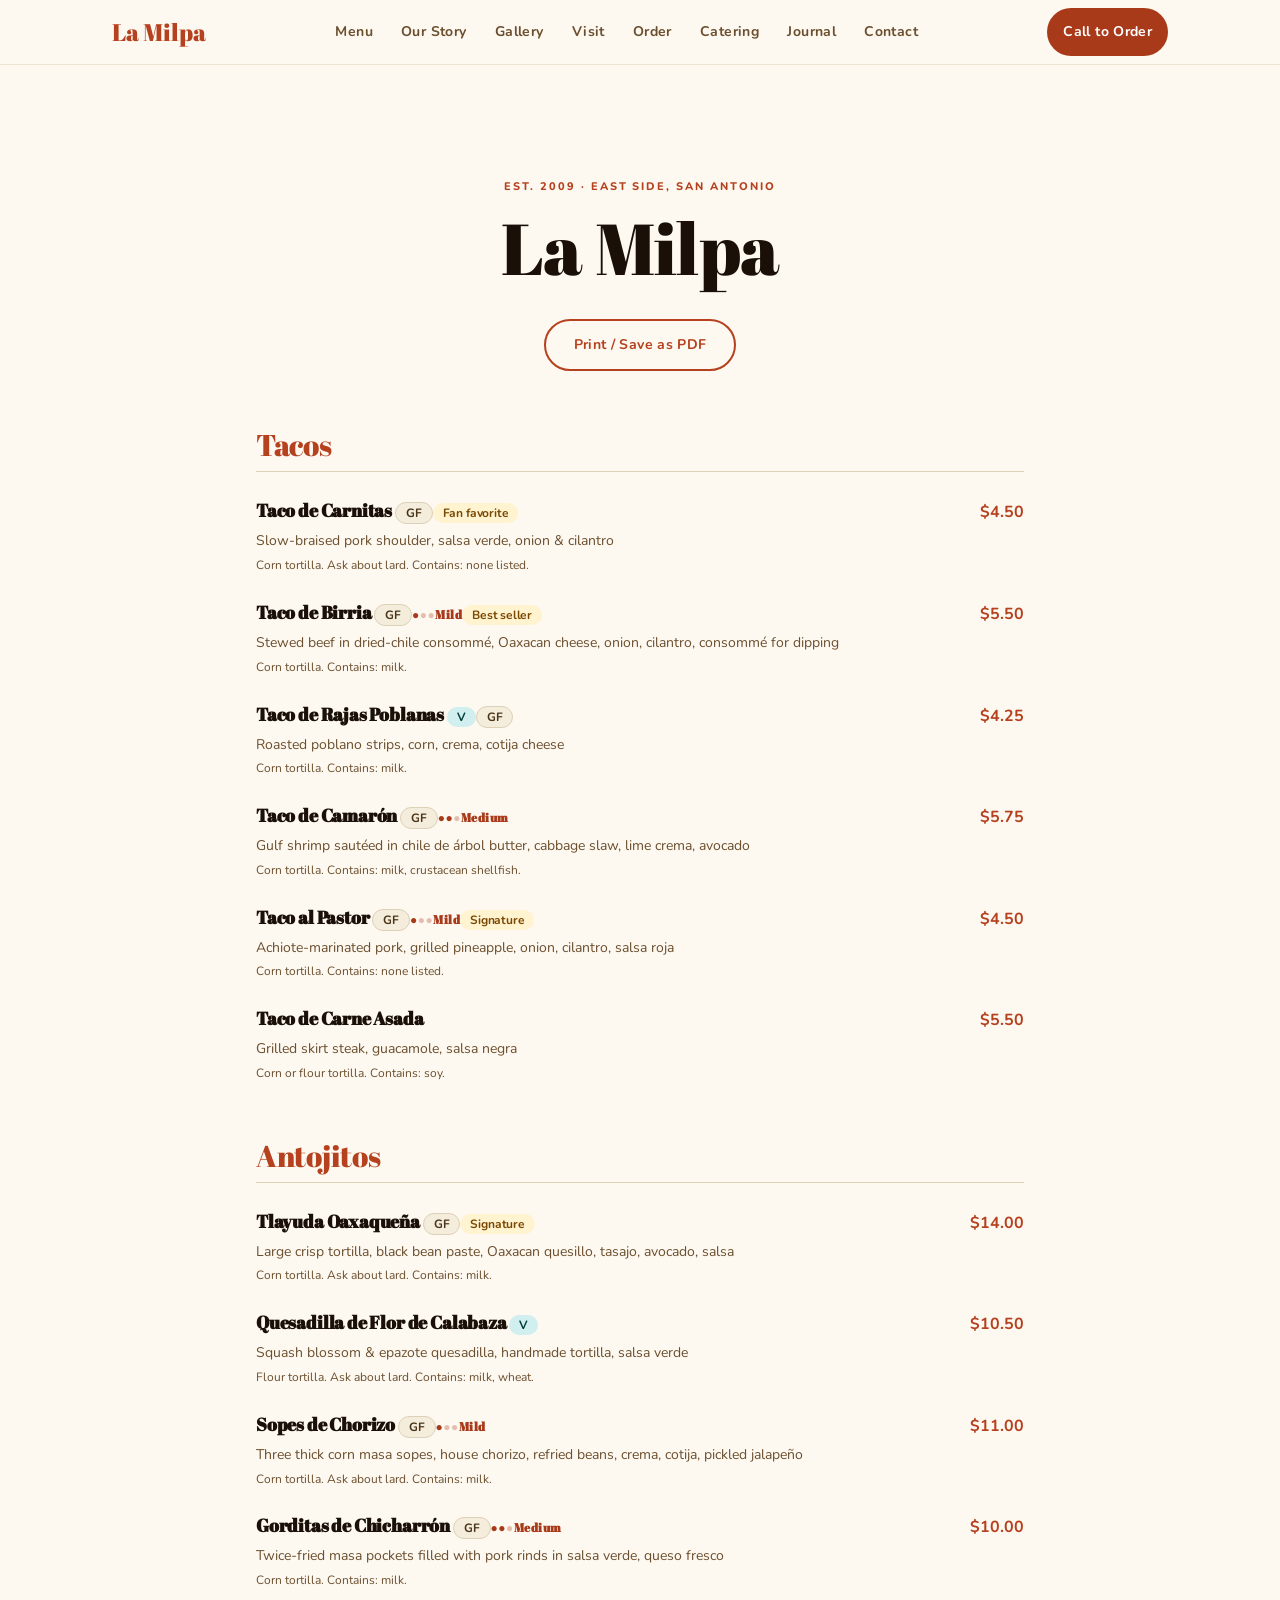
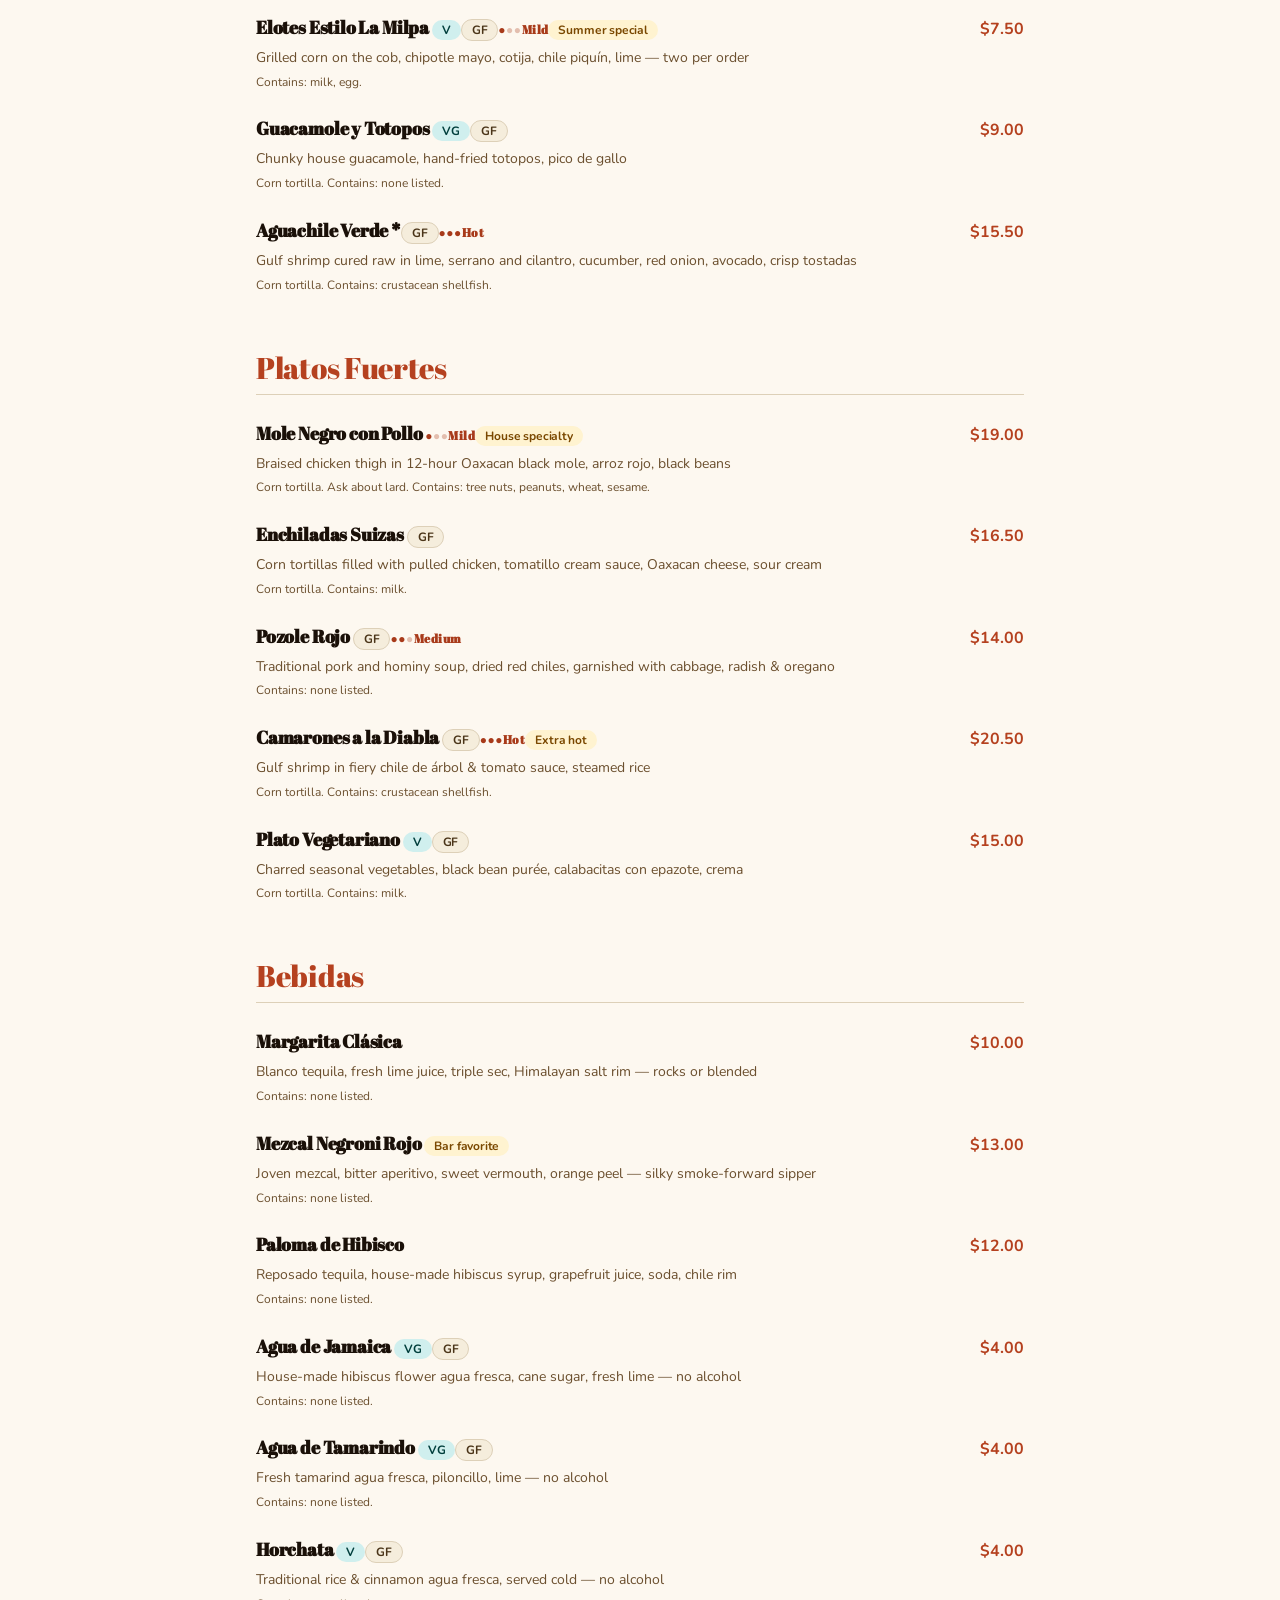
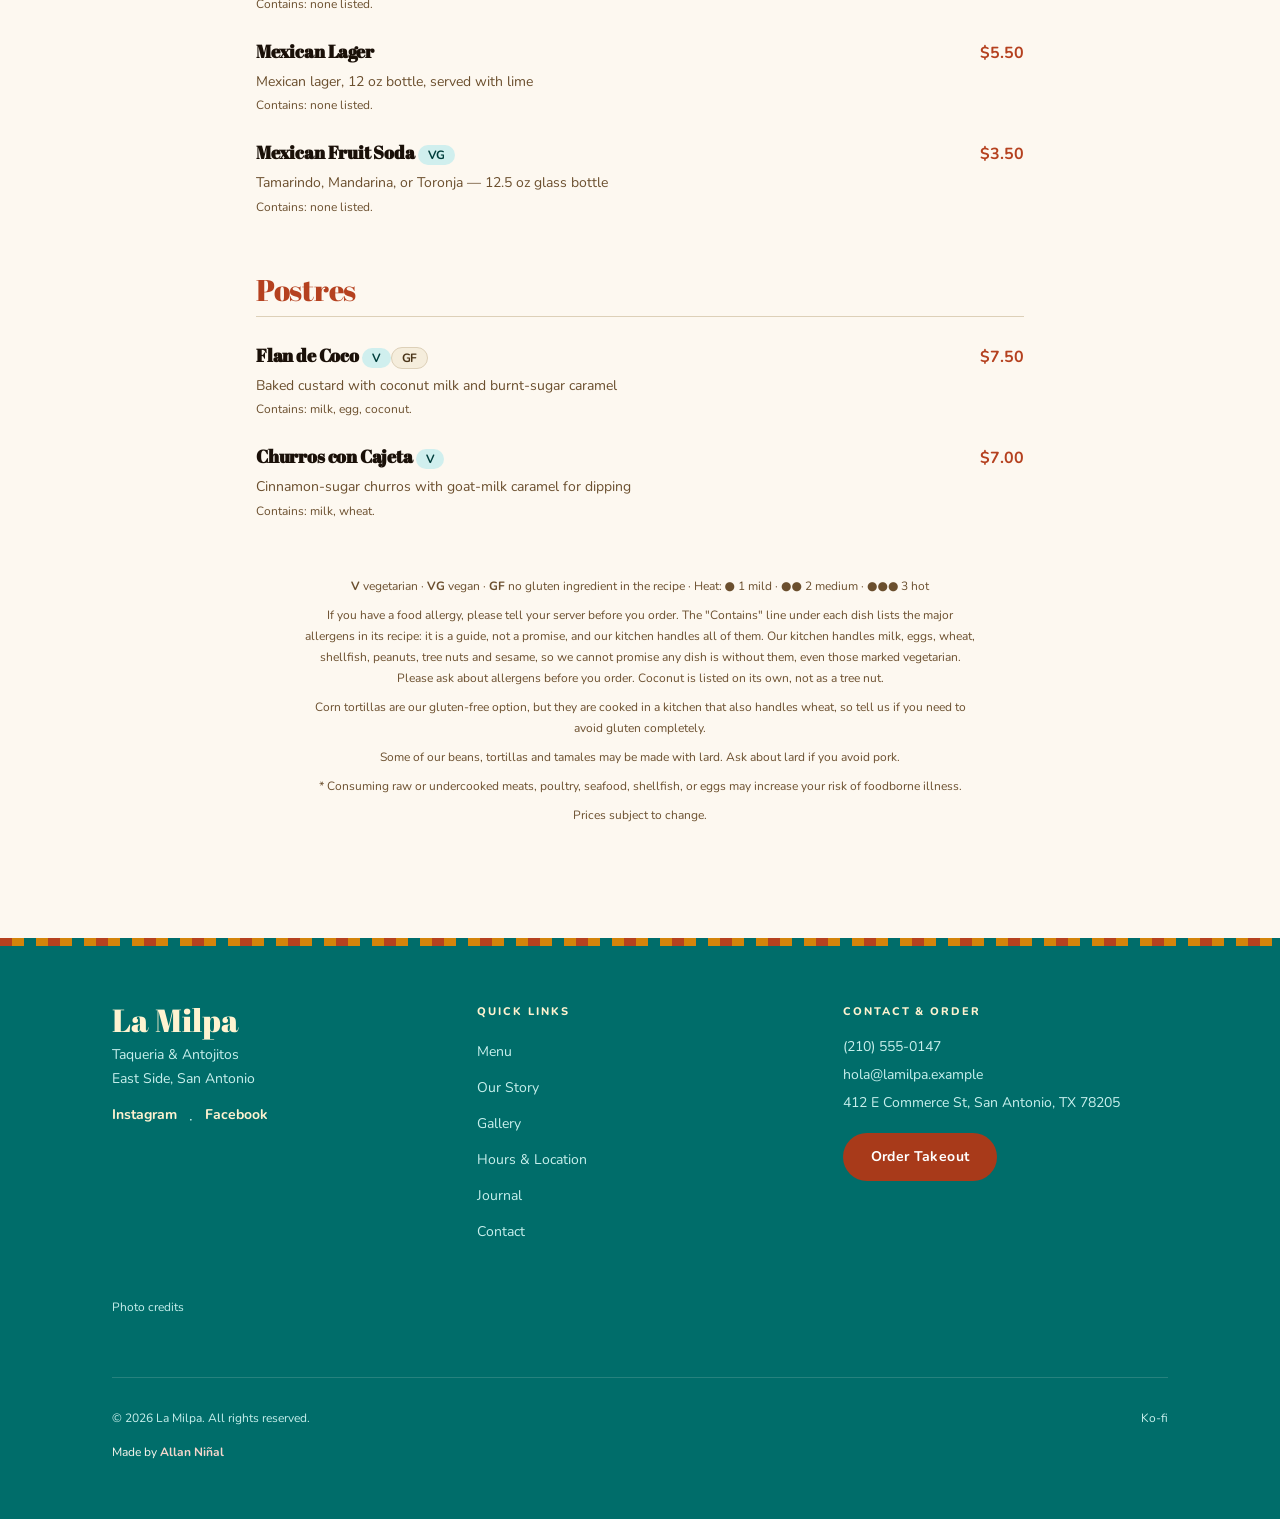
<file: menu/index.html>
<!DOCTYPE html><html lang="en" class="scroll-smooth"> <head><meta charset="utf-8"><meta name="viewport" content="width=device-width, initial-scale=1, viewport-fit=cover"><meta name="theme-color" content="#006D6A"><meta name="color-scheme" content="light"><title>Full Menu — La Milpa Taqueria</title><meta name="description" content="The full menu at La Milpa: tacos on hand-pressed tortillas, mole negro, antojitos, aguas frescas and mezcal, with prices."><link rel="canonical" href="https://example.com/menu/"><meta name="robots" content="index, follow"><meta name="author" content="Rosa Vásquez"><!-- Open Graph --><meta property="og:title" content="Full Menu — La Milpa Taqueria"><meta property="og:description" content="The full menu at La Milpa: tacos on hand-pressed tortillas, mole negro, antojitos, aguas frescas and mezcal, with prices."><meta property="og:url" content="https://example.com/menu/"><meta property="og:type" content="website"><meta property="og:site_name" content="La Milpa"><meta property="og:locale" content="en_US"><meta property="og:image" content="https://example.com/og-image.png"><meta property="og:image:type" content="image/png"><meta property="og:image:width" content="1200"><meta property="og:image:height" content="630"><meta property="og:image:alt" content="La Milpa — Taqueria &#38; Antojitos in San Antonio, Texas"><!-- Twitter / X --><meta name="twitter:card" content="summary_large_image"><meta name="twitter:title" content="Full Menu — La Milpa Taqueria"><meta name="twitter:description" content="The full menu at La Milpa: tacos on hand-pressed tortillas, mole negro, antojitos, aguas frescas and mezcal, with prices."><meta name="twitter:image" content="https://example.com/og-image.png"><link rel="icon" href="../favicon.svg" type="image/svg+xml"><link rel="apple-touch-icon" href="../favicon.svg"><script type="application/ld+json">{"@context":"https://schema.org","@type":"BreadcrumbList","itemListElement":[{"@type":"ListItem","position":1,"name":"Home","item":"https://example.com/"},{"@type":"ListItem","position":2,"name":"Full Menu","item":"https://example.com/menu/"}]}</script><link rel="stylesheet" href="../assets/index.C4qjTYCS.css">
<style>@media print{header,footer,aside[aria-label],.no-print[data-astro-cid-o5xiawde]{display:none!important}body{background:#fff!important;color:#111!important}.print-menu[data-astro-cid-o5xiawde]{padding-top:0!important}}
</style><script type="module">document.getElementById("print-menu")?.addEventListener("click",()=>window.print());
</script></head> <body class="min-h-screen flex flex-col antialiased"> <header class="sticky top-0 z-50" style="background-color: rgba(253, 248, 240, 0.95); backdrop-filter: blur(8px); border-bottom: 1px solid var(--color-border-light);" data-astro-cid-ctg3m53h> <a href="#main-content" class="skip-link" data-astro-cid-ctg3m53h>Skip to main content</a> <div class="container-x flex items-center justify-between h-16" data-astro-cid-ctg3m53h> <!-- Logo / name --> <a href="../index.html" class="flex items-center gap-2 hover:opacity-80 transition-opacity" style="min-height: 44px;" aria-label="La Milpa — Home" data-astro-cid-ctg3m53h> <span style="font-family: 'Abril Fatface', serif; font-size: 1.5rem; color: var(--color-accent); line-height: 1;" data-astro-cid-ctg3m53h>La Milpa</span> </a> <!-- Desktop nav --> <nav aria-label="Main navigation" class="hidden lg:flex items-center gap-1" data-astro-cid-ctg3m53h> <a href="./index.html" class="nav-link px-3" data-astro-cid-ctg3m53h>Menu</a><a href="../index.html#story" class="nav-link px-3" data-astro-cid-ctg3m53h>Our Story</a><a href="../index.html#gallery" class="nav-link px-3" data-astro-cid-ctg3m53h>Gallery</a><a href="../index.html#hours" class="nav-link px-3" data-astro-cid-ctg3m53h>Visit</a><a href="../index.html#takeout" class="nav-link px-3" data-astro-cid-ctg3m53h>Order</a><a href="../index.html#catering" class="nav-link px-3" data-astro-cid-ctg3m53h>Catering</a><a href="../journal/index.html" class="nav-link px-3" data-astro-cid-ctg3m53h>Journal</a><a href="../contact/index.html" class="nav-link px-3" data-astro-cid-ctg3m53h>Contact</a> </nav> <div class="flex items-center gap-2" data-astro-cid-ctg3m53h> <!-- CTA --> <a href="tel:(210) 555-0147" class="btn-primary text-sm" style="padding-left: 1rem; padding-right: 1rem;" data-astro-cid-ctg3m53h>
Call to Order
</a> <!-- Phone menu: works without JavaScript --> <details class="mobile-menu lg:hidden" data-astro-cid-ctg3m53h> <summary aria-label="Menu" data-astro-cid-ctg3m53h>Menu</summary> <nav aria-label="Mobile navigation" data-astro-cid-ctg3m53h> <a href="./index.html" data-astro-cid-ctg3m53h>Menu</a><a href="../index.html#story" data-astro-cid-ctg3m53h>Our Story</a><a href="../index.html#gallery" data-astro-cid-ctg3m53h>Gallery</a><a href="../index.html#hours" data-astro-cid-ctg3m53h>Visit</a><a href="../index.html#takeout" data-astro-cid-ctg3m53h>Order</a><a href="../index.html#catering" data-astro-cid-ctg3m53h>Catering</a><a href="../journal/index.html" data-astro-cid-ctg3m53h>Journal</a><a href="../contact/index.html" data-astro-cid-ctg3m53h>Contact</a> </nav> </details> </div> </div> </header>  <main id="main-content" class="flex-1">  <section class="container-x section-gap print-menu" aria-labelledby="menu-page-heading" data-astro-cid-o5xiawde> <!-- Header --> <div class="text-center mb-14" data-astro-cid-o5xiawde> <p class="label-eyebrow mb-3" data-astro-cid-o5xiawde>Est. 2009 · East Side, San Antonio</p> <h1 id="menu-page-heading" style="font-family: 'Abril Fatface', serif; font-size: clamp(2.5rem, 7vw, 4.5rem); color: var(--color-text);" data-astro-cid-o5xiawde>La Milpa</h1> <button id="print-menu" class="btn-ghost mt-8 no-print" type="button" data-astro-cid-o5xiawde>Print / Save as PDF</button> </div> <!-- Menu --> <div class="max-w-3xl mx-auto grid gap-14" data-astro-cid-o5xiawde> <section aria-labelledby="sec-tacos" data-astro-cid-o5xiawde> <h2 id="sec-tacos" class="text-3xl mb-6 pb-2" style="font-family: 'Abril Fatface', serif; color: var(--color-accent); border-bottom: 1px solid var(--color-border);" data-astro-cid-o5xiawde> Tacos </h2> <ul class="grid gap-6" role="list" data-astro-cid-o5xiawde> <li data-astro-cid-o5xiawde> <div class="flex items-baseline justify-between gap-4" data-astro-cid-o5xiawde> <h3 class="font-bold text-lg" style="color: var(--color-text);" data-astro-cid-o5xiawde> Taco de Carnitas <span class="badge badge-gf" title="Gluten-free recipe"><span class="sr-only">Gluten-free recipe</span><span aria-hidden="true">GF</span></span><span class="badge badge-marigold">Fan favorite</span> </h3> <span class="font-bold tabular-nums shrink-0" style="color: var(--color-accent);" data-astro-cid-o5xiawde>$4.50</span> </div> <p class="text-sm mt-1 leading-relaxed" style="color: var(--color-text-muted);" data-astro-cid-o5xiawde>Slow-braised pork shoulder, salsa verde, onion &amp; cilantro</p> <p class="dish-notes"> <span>Corn tortilla.</span> <span> Ask about lard.</span> <span class="contains-line"> Contains: none listed.</span> </p> </li><li data-astro-cid-o5xiawde> <div class="flex items-baseline justify-between gap-4" data-astro-cid-o5xiawde> <h3 class="font-bold text-lg" style="color: var(--color-text);" data-astro-cid-o5xiawde> Taco de Birria <span class="badge badge-gf" title="Gluten-free recipe"><span class="sr-only">Gluten-free recipe</span><span aria-hidden="true">GF</span></span><span class="heat" role="img" aria-label="Heat 1 of 3: mild"><span aria-hidden="true">●<span class="heat-off">●●</span>Mild</span></span><span class="badge badge-marigold">Best seller</span> </h3> <span class="font-bold tabular-nums shrink-0" style="color: var(--color-accent);" data-astro-cid-o5xiawde>$5.50</span> </div> <p class="text-sm mt-1 leading-relaxed" style="color: var(--color-text-muted);" data-astro-cid-o5xiawde>Stewed beef in dried-chile consommé, Oaxacan cheese, onion, cilantro, consommé for dipping</p> <p class="dish-notes"> <span>Corn tortilla.</span>  <span class="contains-line"> Contains: milk.</span> </p> </li><li data-astro-cid-o5xiawde> <div class="flex items-baseline justify-between gap-4" data-astro-cid-o5xiawde> <h3 class="font-bold text-lg" style="color: var(--color-text);" data-astro-cid-o5xiawde> Taco de Rajas Poblanas <span class="badge badge-teal" title="Vegetarian"><span class="sr-only">Vegetarian</span><span aria-hidden="true">V</span></span><span class="badge badge-gf" title="Gluten-free recipe"><span class="sr-only">Gluten-free recipe</span><span aria-hidden="true">GF</span></span> </h3> <span class="font-bold tabular-nums shrink-0" style="color: var(--color-accent);" data-astro-cid-o5xiawde>$4.25</span> </div> <p class="text-sm mt-1 leading-relaxed" style="color: var(--color-text-muted);" data-astro-cid-o5xiawde>Roasted poblano strips, corn, crema, cotija cheese</p> <p class="dish-notes"> <span>Corn tortilla.</span>  <span class="contains-line"> Contains: milk.</span> </p> </li><li data-astro-cid-o5xiawde> <div class="flex items-baseline justify-between gap-4" data-astro-cid-o5xiawde> <h3 class="font-bold text-lg" style="color: var(--color-text);" data-astro-cid-o5xiawde> Taco de Camarón <span class="badge badge-gf" title="Gluten-free recipe"><span class="sr-only">Gluten-free recipe</span><span aria-hidden="true">GF</span></span><span class="heat" role="img" aria-label="Heat 2 of 3: medium"><span aria-hidden="true">●●<span class="heat-off">●</span>Medium</span></span> </h3> <span class="font-bold tabular-nums shrink-0" style="color: var(--color-accent);" data-astro-cid-o5xiawde>$5.75</span> </div> <p class="text-sm mt-1 leading-relaxed" style="color: var(--color-text-muted);" data-astro-cid-o5xiawde>Gulf shrimp sautéed in chile de árbol butter, cabbage slaw, lime crema, avocado</p> <p class="dish-notes"> <span>Corn tortilla.</span>  <span class="contains-line"> Contains: milk, crustacean shellfish.</span> </p> </li><li data-astro-cid-o5xiawde> <div class="flex items-baseline justify-between gap-4" data-astro-cid-o5xiawde> <h3 class="font-bold text-lg" style="color: var(--color-text);" data-astro-cid-o5xiawde> Taco al Pastor <span class="badge badge-gf" title="Gluten-free recipe"><span class="sr-only">Gluten-free recipe</span><span aria-hidden="true">GF</span></span><span class="heat" role="img" aria-label="Heat 1 of 3: mild"><span aria-hidden="true">●<span class="heat-off">●●</span>Mild</span></span><span class="badge badge-marigold">Signature</span> </h3> <span class="font-bold tabular-nums shrink-0" style="color: var(--color-accent);" data-astro-cid-o5xiawde>$4.50</span> </div> <p class="text-sm mt-1 leading-relaxed" style="color: var(--color-text-muted);" data-astro-cid-o5xiawde>Achiote-marinated pork, grilled pineapple, onion, cilantro, salsa roja</p> <p class="dish-notes"> <span>Corn tortilla.</span>  <span class="contains-line"> Contains: none listed.</span> </p> </li><li data-astro-cid-o5xiawde> <div class="flex items-baseline justify-between gap-4" data-astro-cid-o5xiawde> <h3 class="font-bold text-lg" style="color: var(--color-text);" data-astro-cid-o5xiawde> Taco de Carne Asada  </h3> <span class="font-bold tabular-nums shrink-0" style="color: var(--color-accent);" data-astro-cid-o5xiawde>$5.50</span> </div> <p class="text-sm mt-1 leading-relaxed" style="color: var(--color-text-muted);" data-astro-cid-o5xiawde>Grilled skirt steak, guacamole, salsa negra</p> <p class="dish-notes"> <span>Corn or flour tortilla.</span>  <span class="contains-line"> Contains: soy.</span> </p> </li> </ul> </section><section aria-labelledby="sec-antojitos" data-astro-cid-o5xiawde> <h2 id="sec-antojitos" class="text-3xl mb-6 pb-2" style="font-family: 'Abril Fatface', serif; color: var(--color-accent); border-bottom: 1px solid var(--color-border);" data-astro-cid-o5xiawde> Antojitos </h2> <ul class="grid gap-6" role="list" data-astro-cid-o5xiawde> <li data-astro-cid-o5xiawde> <div class="flex items-baseline justify-between gap-4" data-astro-cid-o5xiawde> <h3 class="font-bold text-lg" style="color: var(--color-text);" data-astro-cid-o5xiawde> Tlayuda Oaxaqueña <span class="badge badge-gf" title="Gluten-free recipe"><span class="sr-only">Gluten-free recipe</span><span aria-hidden="true">GF</span></span><span class="badge badge-marigold">Signature</span> </h3> <span class="font-bold tabular-nums shrink-0" style="color: var(--color-accent);" data-astro-cid-o5xiawde>$14.00</span> </div> <p class="text-sm mt-1 leading-relaxed" style="color: var(--color-text-muted);" data-astro-cid-o5xiawde>Large crisp tortilla, black bean paste, Oaxacan quesillo, tasajo, avocado, salsa</p> <p class="dish-notes"> <span>Corn tortilla.</span> <span> Ask about lard.</span> <span class="contains-line"> Contains: milk.</span> </p> </li><li data-astro-cid-o5xiawde> <div class="flex items-baseline justify-between gap-4" data-astro-cid-o5xiawde> <h3 class="font-bold text-lg" style="color: var(--color-text);" data-astro-cid-o5xiawde> Quesadilla de Flor de Calabaza <span class="badge badge-teal" title="Vegetarian"><span class="sr-only">Vegetarian</span><span aria-hidden="true">V</span></span> </h3> <span class="font-bold tabular-nums shrink-0" style="color: var(--color-accent);" data-astro-cid-o5xiawde>$10.50</span> </div> <p class="text-sm mt-1 leading-relaxed" style="color: var(--color-text-muted);" data-astro-cid-o5xiawde>Squash blossom &amp; epazote quesadilla, handmade tortilla, salsa verde</p> <p class="dish-notes"> <span>Flour tortilla.</span> <span> Ask about lard.</span> <span class="contains-line"> Contains: milk, wheat.</span> </p> </li><li data-astro-cid-o5xiawde> <div class="flex items-baseline justify-between gap-4" data-astro-cid-o5xiawde> <h3 class="font-bold text-lg" style="color: var(--color-text);" data-astro-cid-o5xiawde> Sopes de Chorizo <span class="badge badge-gf" title="Gluten-free recipe"><span class="sr-only">Gluten-free recipe</span><span aria-hidden="true">GF</span></span><span class="heat" role="img" aria-label="Heat 1 of 3: mild"><span aria-hidden="true">●<span class="heat-off">●●</span>Mild</span></span> </h3> <span class="font-bold tabular-nums shrink-0" style="color: var(--color-accent);" data-astro-cid-o5xiawde>$11.00</span> </div> <p class="text-sm mt-1 leading-relaxed" style="color: var(--color-text-muted);" data-astro-cid-o5xiawde>Three thick corn masa sopes, house chorizo, refried beans, crema, cotija, pickled jalapeño</p> <p class="dish-notes"> <span>Corn tortilla.</span> <span> Ask about lard.</span> <span class="contains-line"> Contains: milk.</span> </p> </li><li data-astro-cid-o5xiawde> <div class="flex items-baseline justify-between gap-4" data-astro-cid-o5xiawde> <h3 class="font-bold text-lg" style="color: var(--color-text);" data-astro-cid-o5xiawde> Gorditas de Chicharrón <span class="badge badge-gf" title="Gluten-free recipe"><span class="sr-only">Gluten-free recipe</span><span aria-hidden="true">GF</span></span><span class="heat" role="img" aria-label="Heat 2 of 3: medium"><span aria-hidden="true">●●<span class="heat-off">●</span>Medium</span></span> </h3> <span class="font-bold tabular-nums shrink-0" style="color: var(--color-accent);" data-astro-cid-o5xiawde>$10.00</span> </div> <p class="text-sm mt-1 leading-relaxed" style="color: var(--color-text-muted);" data-astro-cid-o5xiawde>Twice-fried masa pockets filled with pork rinds in salsa verde, queso fresco</p> <p class="dish-notes"> <span>Corn tortilla.</span>  <span class="contains-line"> Contains: milk.</span> </p> </li><li data-astro-cid-o5xiawde> <div class="flex items-baseline justify-between gap-4" data-astro-cid-o5xiawde> <h3 class="font-bold text-lg" style="color: var(--color-text);" data-astro-cid-o5xiawde> Elotes Estilo La Milpa <span class="badge badge-teal" title="Vegetarian"><span class="sr-only">Vegetarian</span><span aria-hidden="true">V</span></span><span class="badge badge-gf" title="Gluten-free recipe"><span class="sr-only">Gluten-free recipe</span><span aria-hidden="true">GF</span></span><span class="heat" role="img" aria-label="Heat 1 of 3: mild"><span aria-hidden="true">●<span class="heat-off">●●</span>Mild</span></span><span class="badge badge-marigold">Summer special</span> </h3> <span class="font-bold tabular-nums shrink-0" style="color: var(--color-accent);" data-astro-cid-o5xiawde>$7.50</span> </div> <p class="text-sm mt-1 leading-relaxed" style="color: var(--color-text-muted);" data-astro-cid-o5xiawde>Grilled corn on the cob, chipotle mayo, cotija, chile piquín, lime — two per order</p> <p class="dish-notes">   <span class="contains-line"> Contains: milk, egg.</span> </p> </li><li data-astro-cid-o5xiawde> <div class="flex items-baseline justify-between gap-4" data-astro-cid-o5xiawde> <h3 class="font-bold text-lg" style="color: var(--color-text);" data-astro-cid-o5xiawde> Guacamole y Totopos <span class="badge badge-teal" title="Vegan"><span class="sr-only">Vegan</span><span aria-hidden="true">VG</span></span><span class="badge badge-gf" title="Gluten-free recipe"><span class="sr-only">Gluten-free recipe</span><span aria-hidden="true">GF</span></span> </h3> <span class="font-bold tabular-nums shrink-0" style="color: var(--color-accent);" data-astro-cid-o5xiawde>$9.00</span> </div> <p class="text-sm mt-1 leading-relaxed" style="color: var(--color-text-muted);" data-astro-cid-o5xiawde>Chunky house guacamole, hand-fried totopos, pico de gallo</p> <p class="dish-notes"> <span>Corn tortilla.</span>  <span class="contains-line"> Contains: none listed.</span> </p> </li><li data-astro-cid-o5xiawde> <div class="flex items-baseline justify-between gap-4" data-astro-cid-o5xiawde> <h3 class="font-bold text-lg" style="color: var(--color-text);" data-astro-cid-o5xiawde> Aguachile Verde <span aria-label="raw or undercooked, see the note below the menu">*</span><span class="badge badge-gf" title="Gluten-free recipe"><span class="sr-only">Gluten-free recipe</span><span aria-hidden="true">GF</span></span><span class="heat" role="img" aria-label="Heat 3 of 3: hot"><span aria-hidden="true">●●●<span class="heat-off"></span>Hot</span></span> </h3> <span class="font-bold tabular-nums shrink-0" style="color: var(--color-accent);" data-astro-cid-o5xiawde>$15.50</span> </div> <p class="text-sm mt-1 leading-relaxed" style="color: var(--color-text-muted);" data-astro-cid-o5xiawde>Gulf shrimp cured raw in lime, serrano and cilantro, cucumber, red onion, avocado, crisp tostadas</p> <p class="dish-notes"> <span>Corn tortilla.</span>  <span class="contains-line"> Contains: crustacean shellfish.</span> </p> </li> </ul> </section><section aria-labelledby="sec-mains" data-astro-cid-o5xiawde> <h2 id="sec-mains" class="text-3xl mb-6 pb-2" style="font-family: 'Abril Fatface', serif; color: var(--color-accent); border-bottom: 1px solid var(--color-border);" data-astro-cid-o5xiawde> Platos Fuertes </h2> <ul class="grid gap-6" role="list" data-astro-cid-o5xiawde> <li data-astro-cid-o5xiawde> <div class="flex items-baseline justify-between gap-4" data-astro-cid-o5xiawde> <h3 class="font-bold text-lg" style="color: var(--color-text);" data-astro-cid-o5xiawde> Mole Negro con Pollo <span class="heat" role="img" aria-label="Heat 1 of 3: mild"><span aria-hidden="true">●<span class="heat-off">●●</span>Mild</span></span><span class="badge badge-marigold">House specialty</span> </h3> <span class="font-bold tabular-nums shrink-0" style="color: var(--color-accent);" data-astro-cid-o5xiawde>$19.00</span> </div> <p class="text-sm mt-1 leading-relaxed" style="color: var(--color-text-muted);" data-astro-cid-o5xiawde>Braised chicken thigh in 12-hour Oaxacan black mole, arroz rojo, black beans</p> <p class="dish-notes"> <span>Corn tortilla.</span> <span> Ask about lard.</span> <span class="contains-line"> Contains: tree nuts, peanuts, wheat, sesame.</span> </p> </li><li data-astro-cid-o5xiawde> <div class="flex items-baseline justify-between gap-4" data-astro-cid-o5xiawde> <h3 class="font-bold text-lg" style="color: var(--color-text);" data-astro-cid-o5xiawde> Enchiladas Suizas <span class="badge badge-gf" title="Gluten-free recipe"><span class="sr-only">Gluten-free recipe</span><span aria-hidden="true">GF</span></span> </h3> <span class="font-bold tabular-nums shrink-0" style="color: var(--color-accent);" data-astro-cid-o5xiawde>$16.50</span> </div> <p class="text-sm mt-1 leading-relaxed" style="color: var(--color-text-muted);" data-astro-cid-o5xiawde>Corn tortillas filled with pulled chicken, tomatillo cream sauce, Oaxacan cheese, sour cream</p> <p class="dish-notes"> <span>Corn tortilla.</span>  <span class="contains-line"> Contains: milk.</span> </p> </li><li data-astro-cid-o5xiawde> <div class="flex items-baseline justify-between gap-4" data-astro-cid-o5xiawde> <h3 class="font-bold text-lg" style="color: var(--color-text);" data-astro-cid-o5xiawde> Pozole Rojo <span class="badge badge-gf" title="Gluten-free recipe"><span class="sr-only">Gluten-free recipe</span><span aria-hidden="true">GF</span></span><span class="heat" role="img" aria-label="Heat 2 of 3: medium"><span aria-hidden="true">●●<span class="heat-off">●</span>Medium</span></span> </h3> <span class="font-bold tabular-nums shrink-0" style="color: var(--color-accent);" data-astro-cid-o5xiawde>$14.00</span> </div> <p class="text-sm mt-1 leading-relaxed" style="color: var(--color-text-muted);" data-astro-cid-o5xiawde>Traditional pork and hominy soup, dried red chiles, garnished with cabbage, radish &amp; oregano</p> <p class="dish-notes">   <span class="contains-line"> Contains: none listed.</span> </p> </li><li data-astro-cid-o5xiawde> <div class="flex items-baseline justify-between gap-4" data-astro-cid-o5xiawde> <h3 class="font-bold text-lg" style="color: var(--color-text);" data-astro-cid-o5xiawde> Camarones a la Diabla <span class="badge badge-gf" title="Gluten-free recipe"><span class="sr-only">Gluten-free recipe</span><span aria-hidden="true">GF</span></span><span class="heat" role="img" aria-label="Heat 3 of 3: hot"><span aria-hidden="true">●●●<span class="heat-off"></span>Hot</span></span><span class="badge badge-marigold">Extra hot</span> </h3> <span class="font-bold tabular-nums shrink-0" style="color: var(--color-accent);" data-astro-cid-o5xiawde>$20.50</span> </div> <p class="text-sm mt-1 leading-relaxed" style="color: var(--color-text-muted);" data-astro-cid-o5xiawde>Gulf shrimp in fiery chile de árbol &amp; tomato sauce, steamed rice</p> <p class="dish-notes"> <span>Corn tortilla.</span>  <span class="contains-line"> Contains: crustacean shellfish.</span> </p> </li><li data-astro-cid-o5xiawde> <div class="flex items-baseline justify-between gap-4" data-astro-cid-o5xiawde> <h3 class="font-bold text-lg" style="color: var(--color-text);" data-astro-cid-o5xiawde> Plato Vegetariano <span class="badge badge-teal" title="Vegetarian"><span class="sr-only">Vegetarian</span><span aria-hidden="true">V</span></span><span class="badge badge-gf" title="Gluten-free recipe"><span class="sr-only">Gluten-free recipe</span><span aria-hidden="true">GF</span></span> </h3> <span class="font-bold tabular-nums shrink-0" style="color: var(--color-accent);" data-astro-cid-o5xiawde>$15.00</span> </div> <p class="text-sm mt-1 leading-relaxed" style="color: var(--color-text-muted);" data-astro-cid-o5xiawde>Charred seasonal vegetables, black bean purée, calabacitas con epazote, crema</p> <p class="dish-notes"> <span>Corn tortilla.</span>  <span class="contains-line"> Contains: milk.</span> </p> </li> </ul> </section><section aria-labelledby="sec-drinks" data-astro-cid-o5xiawde> <h2 id="sec-drinks" class="text-3xl mb-6 pb-2" style="font-family: 'Abril Fatface', serif; color: var(--color-accent); border-bottom: 1px solid var(--color-border);" data-astro-cid-o5xiawde> Bebidas </h2> <ul class="grid gap-6" role="list" data-astro-cid-o5xiawde> <li data-astro-cid-o5xiawde> <div class="flex items-baseline justify-between gap-4" data-astro-cid-o5xiawde> <h3 class="font-bold text-lg" style="color: var(--color-text);" data-astro-cid-o5xiawde> Margarita Clásica  </h3> <span class="font-bold tabular-nums shrink-0" style="color: var(--color-accent);" data-astro-cid-o5xiawde>$10.00</span> </div> <p class="text-sm mt-1 leading-relaxed" style="color: var(--color-text-muted);" data-astro-cid-o5xiawde>Blanco tequila, fresh lime juice, triple sec, Himalayan salt rim — rocks or blended</p> <p class="dish-notes">   <span class="contains-line"> Contains: none listed.</span> </p> </li><li data-astro-cid-o5xiawde> <div class="flex items-baseline justify-between gap-4" data-astro-cid-o5xiawde> <h3 class="font-bold text-lg" style="color: var(--color-text);" data-astro-cid-o5xiawde> Mezcal Negroni Rojo <span class="badge badge-marigold">Bar favorite</span> </h3> <span class="font-bold tabular-nums shrink-0" style="color: var(--color-accent);" data-astro-cid-o5xiawde>$13.00</span> </div> <p class="text-sm mt-1 leading-relaxed" style="color: var(--color-text-muted);" data-astro-cid-o5xiawde>Joven mezcal, bitter aperitivo, sweet vermouth, orange peel — silky smoke-forward sipper</p> <p class="dish-notes">   <span class="contains-line"> Contains: none listed.</span> </p> </li><li data-astro-cid-o5xiawde> <div class="flex items-baseline justify-between gap-4" data-astro-cid-o5xiawde> <h3 class="font-bold text-lg" style="color: var(--color-text);" data-astro-cid-o5xiawde> Paloma de Hibisco  </h3> <span class="font-bold tabular-nums shrink-0" style="color: var(--color-accent);" data-astro-cid-o5xiawde>$12.00</span> </div> <p class="text-sm mt-1 leading-relaxed" style="color: var(--color-text-muted);" data-astro-cid-o5xiawde>Reposado tequila, house-made hibiscus syrup, grapefruit juice, soda, chile rim</p> <p class="dish-notes">   <span class="contains-line"> Contains: none listed.</span> </p> </li><li data-astro-cid-o5xiawde> <div class="flex items-baseline justify-between gap-4" data-astro-cid-o5xiawde> <h3 class="font-bold text-lg" style="color: var(--color-text);" data-astro-cid-o5xiawde> Agua de Jamaica <span class="badge badge-teal" title="Vegan"><span class="sr-only">Vegan</span><span aria-hidden="true">VG</span></span><span class="badge badge-gf" title="Gluten-free recipe"><span class="sr-only">Gluten-free recipe</span><span aria-hidden="true">GF</span></span> </h3> <span class="font-bold tabular-nums shrink-0" style="color: var(--color-accent);" data-astro-cid-o5xiawde>$4.00</span> </div> <p class="text-sm mt-1 leading-relaxed" style="color: var(--color-text-muted);" data-astro-cid-o5xiawde>House-made hibiscus flower agua fresca, cane sugar, fresh lime — no alcohol</p> <p class="dish-notes">   <span class="contains-line"> Contains: none listed.</span> </p> </li><li data-astro-cid-o5xiawde> <div class="flex items-baseline justify-between gap-4" data-astro-cid-o5xiawde> <h3 class="font-bold text-lg" style="color: var(--color-text);" data-astro-cid-o5xiawde> Agua de Tamarindo <span class="badge badge-teal" title="Vegan"><span class="sr-only">Vegan</span><span aria-hidden="true">VG</span></span><span class="badge badge-gf" title="Gluten-free recipe"><span class="sr-only">Gluten-free recipe</span><span aria-hidden="true">GF</span></span> </h3> <span class="font-bold tabular-nums shrink-0" style="color: var(--color-accent);" data-astro-cid-o5xiawde>$4.00</span> </div> <p class="text-sm mt-1 leading-relaxed" style="color: var(--color-text-muted);" data-astro-cid-o5xiawde>Fresh tamarind agua fresca, piloncillo, lime — no alcohol</p> <p class="dish-notes">   <span class="contains-line"> Contains: none listed.</span> </p> </li><li data-astro-cid-o5xiawde> <div class="flex items-baseline justify-between gap-4" data-astro-cid-o5xiawde> <h3 class="font-bold text-lg" style="color: var(--color-text);" data-astro-cid-o5xiawde> Horchata <span class="badge badge-teal" title="Vegetarian"><span class="sr-only">Vegetarian</span><span aria-hidden="true">V</span></span><span class="badge badge-gf" title="Gluten-free recipe"><span class="sr-only">Gluten-free recipe</span><span aria-hidden="true">GF</span></span> </h3> <span class="font-bold tabular-nums shrink-0" style="color: var(--color-accent);" data-astro-cid-o5xiawde>$4.00</span> </div> <p class="text-sm mt-1 leading-relaxed" style="color: var(--color-text-muted);" data-astro-cid-o5xiawde>Traditional rice &amp; cinnamon agua fresca, served cold — no alcohol</p> <p class="dish-notes">   <span class="contains-line"> Contains: none listed.</span> </p> </li><li data-astro-cid-o5xiawde> <div class="flex items-baseline justify-between gap-4" data-astro-cid-o5xiawde> <h3 class="font-bold text-lg" style="color: var(--color-text);" data-astro-cid-o5xiawde> Mexican Lager  </h3> <span class="font-bold tabular-nums shrink-0" style="color: var(--color-accent);" data-astro-cid-o5xiawde>$5.50</span> </div> <p class="text-sm mt-1 leading-relaxed" style="color: var(--color-text-muted);" data-astro-cid-o5xiawde>Mexican lager, 12 oz bottle, served with lime</p> <p class="dish-notes">   <span class="contains-line"> Contains: none listed.</span> </p> </li><li data-astro-cid-o5xiawde> <div class="flex items-baseline justify-between gap-4" data-astro-cid-o5xiawde> <h3 class="font-bold text-lg" style="color: var(--color-text);" data-astro-cid-o5xiawde> Mexican Fruit Soda <span class="badge badge-teal" title="Vegan"><span class="sr-only">Vegan</span><span aria-hidden="true">VG</span></span> </h3> <span class="font-bold tabular-nums shrink-0" style="color: var(--color-accent);" data-astro-cid-o5xiawde>$3.50</span> </div> <p class="text-sm mt-1 leading-relaxed" style="color: var(--color-text-muted);" data-astro-cid-o5xiawde>Tamarindo, Mandarina, or Toronja — 12.5 oz glass bottle</p> <p class="dish-notes">   <span class="contains-line"> Contains: none listed.</span> </p> </li> </ul> </section><section aria-labelledby="sec-postres" data-astro-cid-o5xiawde> <h2 id="sec-postres" class="text-3xl mb-6 pb-2" style="font-family: 'Abril Fatface', serif; color: var(--color-accent); border-bottom: 1px solid var(--color-border);" data-astro-cid-o5xiawde> Postres </h2> <ul class="grid gap-6" role="list" data-astro-cid-o5xiawde> <li data-astro-cid-o5xiawde> <div class="flex items-baseline justify-between gap-4" data-astro-cid-o5xiawde> <h3 class="font-bold text-lg" style="color: var(--color-text);" data-astro-cid-o5xiawde> Flan de Coco <span class="badge badge-teal" title="Vegetarian"><span class="sr-only">Vegetarian</span><span aria-hidden="true">V</span></span><span class="badge badge-gf" title="Gluten-free recipe"><span class="sr-only">Gluten-free recipe</span><span aria-hidden="true">GF</span></span> </h3> <span class="font-bold tabular-nums shrink-0" style="color: var(--color-accent);" data-astro-cid-o5xiawde>$7.50</span> </div> <p class="text-sm mt-1 leading-relaxed" style="color: var(--color-text-muted);" data-astro-cid-o5xiawde>Baked custard with coconut milk and burnt-sugar caramel</p> <p class="dish-notes">   <span class="contains-line"> Contains: milk, egg, coconut.</span> </p> </li><li data-astro-cid-o5xiawde> <div class="flex items-baseline justify-between gap-4" data-astro-cid-o5xiawde> <h3 class="font-bold text-lg" style="color: var(--color-text);" data-astro-cid-o5xiawde> Churros con Cajeta <span class="badge badge-teal" title="Vegetarian"><span class="sr-only">Vegetarian</span><span aria-hidden="true">V</span></span> </h3> <span class="font-bold tabular-nums shrink-0" style="color: var(--color-accent);" data-astro-cid-o5xiawde>$7.00</span> </div> <p class="text-sm mt-1 leading-relaxed" style="color: var(--color-text-muted);" data-astro-cid-o5xiawde>Cinnamon-sugar churros with goat-milk caramel for dipping</p> <p class="dish-notes">   <span class="contains-line"> Contains: milk, wheat.</span> </p> </li> </ul> </section> </div> <div class="mt-14" data-astro-cid-o5xiawde><div class="menu-notes"> <p class="legend-line"> <strong>V</strong> vegetarian &middot; <strong>VG</strong> vegan &middot; <strong>GF</strong> no gluten ingredient in the recipe &middot;
    Heat: <span><span aria-hidden="true">●</span> 1 mild</span><span> · <span aria-hidden="true">●●</span> 2 medium</span><span> · <span aria-hidden="true">●●●</span> 3 hot</span> </p> <p data-allergy-notice>If you have a food allergy, please tell your server before you order. The &quot;Contains&quot; line under each dish lists the major allergens in its recipe: it is a guide, not a promise, and our kitchen handles all of them. Our kitchen handles milk, eggs, wheat, shellfish, peanuts, tree nuts and sesame, so we cannot promise any dish is without them, even those marked vegetarian. Please ask about allergens before you order. Coconut is listed on its own, not as a tree nut.</p> <p>Corn tortillas are our gluten-free option, but they are cooked in a kitchen that also handles wheat, so tell us if you need to avoid gluten completely.</p> <p>Some of our beans, tortillas and tamales may be made with lard. Ask about lard if you avoid pork.</p> <p data-raw-advisory>* Consuming raw or undercooked meats, poultry, seafood, shellfish, or eggs may increase your risk of foodborne illness.</p> <p>Prices subject to change.</p> </div></div> </section>  </main> <footer style="background-color: var(--color-teal); color: var(--color-text-on-dark);" data-astro-cid-gcn2mc3v> <div class="tile-divider" data-astro-cid-gcn2mc3v></div> <div class="container-x py-14" data-astro-cid-gcn2mc3v> <div class="grid grid-cols-1 md:grid-cols-3 gap-10" data-astro-cid-gcn2mc3v> <!-- Brand --> <div data-astro-cid-gcn2mc3v> <p style="font-family: 'Abril Fatface', serif; font-size: 2rem; color: var(--color-marigold-light); line-height: 1.1;" data-astro-cid-gcn2mc3v>La Milpa</p> <p class="mt-2 text-sm" style="color: var(--color-text-muted-on-dark);" data-astro-cid-gcn2mc3v>Taqueria &amp; Antojitos</p> <p class="mt-1 text-sm" style="color: var(--color-text-muted-on-dark);" data-astro-cid-gcn2mc3v>East Side, San Antonio</p> <div class="mt-4 flex gap-3" data-astro-cid-gcn2mc3v> <a href="https://instagram.com" target="_blank" rel="noopener noreferrer" class="text-sm font-bold hover:opacity-80 transition-opacity" style="color: var(--color-marigold-light);" aria-label="La Milpa on Instagram" data-astro-cid-gcn2mc3v>
Instagram
</a> <span aria-hidden="true" style="color: var(--color-text-muted-on-dark);" data-astro-cid-gcn2mc3v>&middot;</span> <a href="https://facebook.com" target="_blank" rel="noopener noreferrer" class="text-sm font-bold hover:opacity-80 transition-opacity" style="color: var(--color-marigold-light);" aria-label="La Milpa on Facebook" data-astro-cid-gcn2mc3v>
Facebook
</a> </div> </div> <!-- Quick links --> <div data-astro-cid-gcn2mc3v> <p class="label-eyebrow-light mb-4" data-astro-cid-gcn2mc3v>Quick Links</p> <ul class="space-y-2" data-astro-cid-gcn2mc3v> <li data-astro-cid-gcn2mc3v> <a href="./index.html" class="text-sm hover:opacity-80 transition-opacity" style="color: var(--color-text-muted-on-dark);" data-astro-cid-gcn2mc3v> Menu </a> </li><li data-astro-cid-gcn2mc3v> <a href="../index.html#story" class="text-sm hover:opacity-80 transition-opacity" style="color: var(--color-text-muted-on-dark);" data-astro-cid-gcn2mc3v> Our Story </a> </li><li data-astro-cid-gcn2mc3v> <a href="../index.html#gallery" class="text-sm hover:opacity-80 transition-opacity" style="color: var(--color-text-muted-on-dark);" data-astro-cid-gcn2mc3v> Gallery </a> </li><li data-astro-cid-gcn2mc3v> <a href="../index.html#hours" class="text-sm hover:opacity-80 transition-opacity" style="color: var(--color-text-muted-on-dark);" data-astro-cid-gcn2mc3v> Hours &amp; Location </a> </li><li data-astro-cid-gcn2mc3v> <a href="../journal/index.html" class="text-sm hover:opacity-80 transition-opacity" style="color: var(--color-text-muted-on-dark);" data-astro-cid-gcn2mc3v> Journal </a> </li><li data-astro-cid-gcn2mc3v> <a href="../contact/index.html" class="text-sm hover:opacity-80 transition-opacity" style="color: var(--color-text-muted-on-dark);" data-astro-cid-gcn2mc3v> Contact </a> </li> </ul> </div> <!-- Contact --> <div data-astro-cid-gcn2mc3v> <p class="label-eyebrow-light mb-4" data-astro-cid-gcn2mc3v>Contact & Order</p> <ul class="space-y-2 text-sm" style="color: var(--color-text-muted-on-dark);" data-astro-cid-gcn2mc3v> <li data-astro-cid-gcn2mc3v> <a href="tel:(210) 555-0147" class="hover:opacity-80 transition-opacity" style="color: var(--color-text-muted-on-dark);" data-astro-cid-gcn2mc3v> (210) 555-0147 </a> </li> <li data-astro-cid-gcn2mc3v> <a href="mailto:hola@lamilpa.example" class="hover:opacity-80 transition-opacity" style="color: var(--color-text-muted-on-dark);" data-astro-cid-gcn2mc3v> hola@lamilpa.example </a> </li> <li data-astro-cid-gcn2mc3v> <a href="https://maps.google.com/?q=412+E+Commerce+St+San+Antonio+TX+78205" target="_blank" rel="noopener noreferrer" class="hover:opacity-80 transition-opacity" style="color: var(--color-text-muted-on-dark);" data-astro-cid-gcn2mc3v> 412 E Commerce St, San Antonio, TX 78205 </a> </li> </ul> <a href="../index.html#takeout" class="btn-primary mt-5 inline-flex text-sm" data-astro-cid-gcn2mc3v>
Order Takeout
</a> </div> </div> <!-- Photo credits. Required while you use the demo photos (Unsplash asks for
         the photographer and a link). Delete this whole <details> block once you
         have replaced the photos with your own. --> <details class="mt-10 text-xs" style="color: var(--color-text-muted-on-dark);" data-photo-credits data-astro-cid-gcn2mc3v> <summary style="cursor: pointer; min-height: 44px; display: flex; align-items: center;" data-astro-cid-gcn2mc3v>Photo credits</summary> <p class="mt-2" data-astro-cid-gcn2mc3v>
Demo photographs from <a href="https://unsplash.com/?utm_source=allanninal_dev&utm_medium=referral" class="underline" data-astro-cid-gcn2mc3v>Unsplash</a>. Replace them, and these credits, with your own before launch.
</p> <ul class="mt-2 space-y-1" data-astro-cid-gcn2mc3v> <li data-astro-cid-gcn2mc3v>Dining room: Photo by <a href="https://unsplash.com/@brettwharton?utm_source=allanninal_dev&utm_medium=referral" class="underline" data-astro-cid-gcn2mc3v>Brett Wharton</a> on <a href="https://unsplash.com/photos/a-group-of-people-sitting-at-a-table-in-a-restaurant-tCV0BMiNTdU?utm_source=allanninal_dev&utm_medium=referral" class="underline" data-astro-cid-gcn2mc3v>Unsplash</a></li><li data-astro-cid-gcn2mc3v>Street tacos: Photo by <a href="https://unsplash.com/@taiscaptures?utm_source=allanninal_dev&utm_medium=referral" class="underline" data-astro-cid-gcn2mc3v>Tai&#39;s Captures</a> on <a href="https://unsplash.com/photos/lc8BpLcljz4?utm_source=allanninal_dev&utm_medium=referral" class="underline" data-astro-cid-gcn2mc3v>Unsplash</a></li><li data-astro-cid-gcn2mc3v>Enchiladas plate: Photo by <a href="https://unsplash.com/@photosoflogan?utm_source=allanninal_dev&utm_medium=referral" class="underline" data-astro-cid-gcn2mc3v>Logan Gutierrez</a> on <a href="https://unsplash.com/photos/H9nSb8ASkgw?utm_source=allanninal_dev&utm_medium=referral" class="underline" data-astro-cid-gcn2mc3v>Unsplash</a></li><li data-astro-cid-gcn2mc3v>Tamal: Photo by <a href="https://unsplash.com/@alyonayankovska?utm_source=allanninal_dev&utm_medium=referral" class="underline" data-astro-cid-gcn2mc3v>Alyona Yankovska</a> on <a href="https://unsplash.com/photos/OHLdFxbhjZU?utm_source=allanninal_dev&utm_medium=referral" class="underline" data-astro-cid-gcn2mc3v>Unsplash</a></li><li data-astro-cid-gcn2mc3v>The bar: Photo by <a href="https://unsplash.com/@taiscaptures?utm_source=allanninal_dev&utm_medium=referral" class="underline" data-astro-cid-gcn2mc3v>Tai&#39;s Captures</a> on <a href="https://unsplash.com/photos/2EBTwzczg2A?utm_source=allanninal_dev&utm_medium=referral" class="underline" data-astro-cid-gcn2mc3v>Unsplash</a></li><li data-astro-cid-gcn2mc3v>Agua de Jamaica: Photo by <a href="https://unsplash.com/@howipop?utm_source=allanninal_dev&utm_medium=referral" class="underline" data-astro-cid-gcn2mc3v>The Pop&#39;d Shop</a> on <a href="https://unsplash.com/photos/z2baV_uXZRo?utm_source=allanninal_dev&utm_medium=referral" class="underline" data-astro-cid-gcn2mc3v>Unsplash</a></li><li data-astro-cid-gcn2mc3v>Smothered burrito: Photo by <a href="https://unsplash.com/@jasminewesst?utm_source=allanninal_dev&utm_medium=referral" class="underline" data-astro-cid-gcn2mc3v>jasminewesst</a> on <a href="https://unsplash.com/photos/11_MOnQp3b4?utm_source=allanninal_dev&utm_medium=referral" class="underline" data-astro-cid-gcn2mc3v>Unsplash</a></li> </ul> </details> <!-- Bottom bar --> <div class="mt-12 pt-8 flex flex-col sm:flex-row items-center justify-between gap-4 text-xs" style="border-top: 1px solid rgba(253, 248, 240, 0.15); color: var(--color-text-muted-on-dark);" data-astro-cid-gcn2mc3v> <p data-astro-cid-gcn2mc3v>&copy; 2026 La Milpa. All rights reserved.</p> Ko-fi </div>  <p class="maker-credit" data-maker-credit="1" data-astro-cid-gcn2mc3v>Made by <a href="https://www.linkedin.com/in/allanninal/" data-maker-credit="1" target="_blank" rel="noopener noreferrer" data-astro-cid-gcn2mc3v>Allan Ni&ntilde;al</a></p> </div> </footer>   </body></html>
</file>
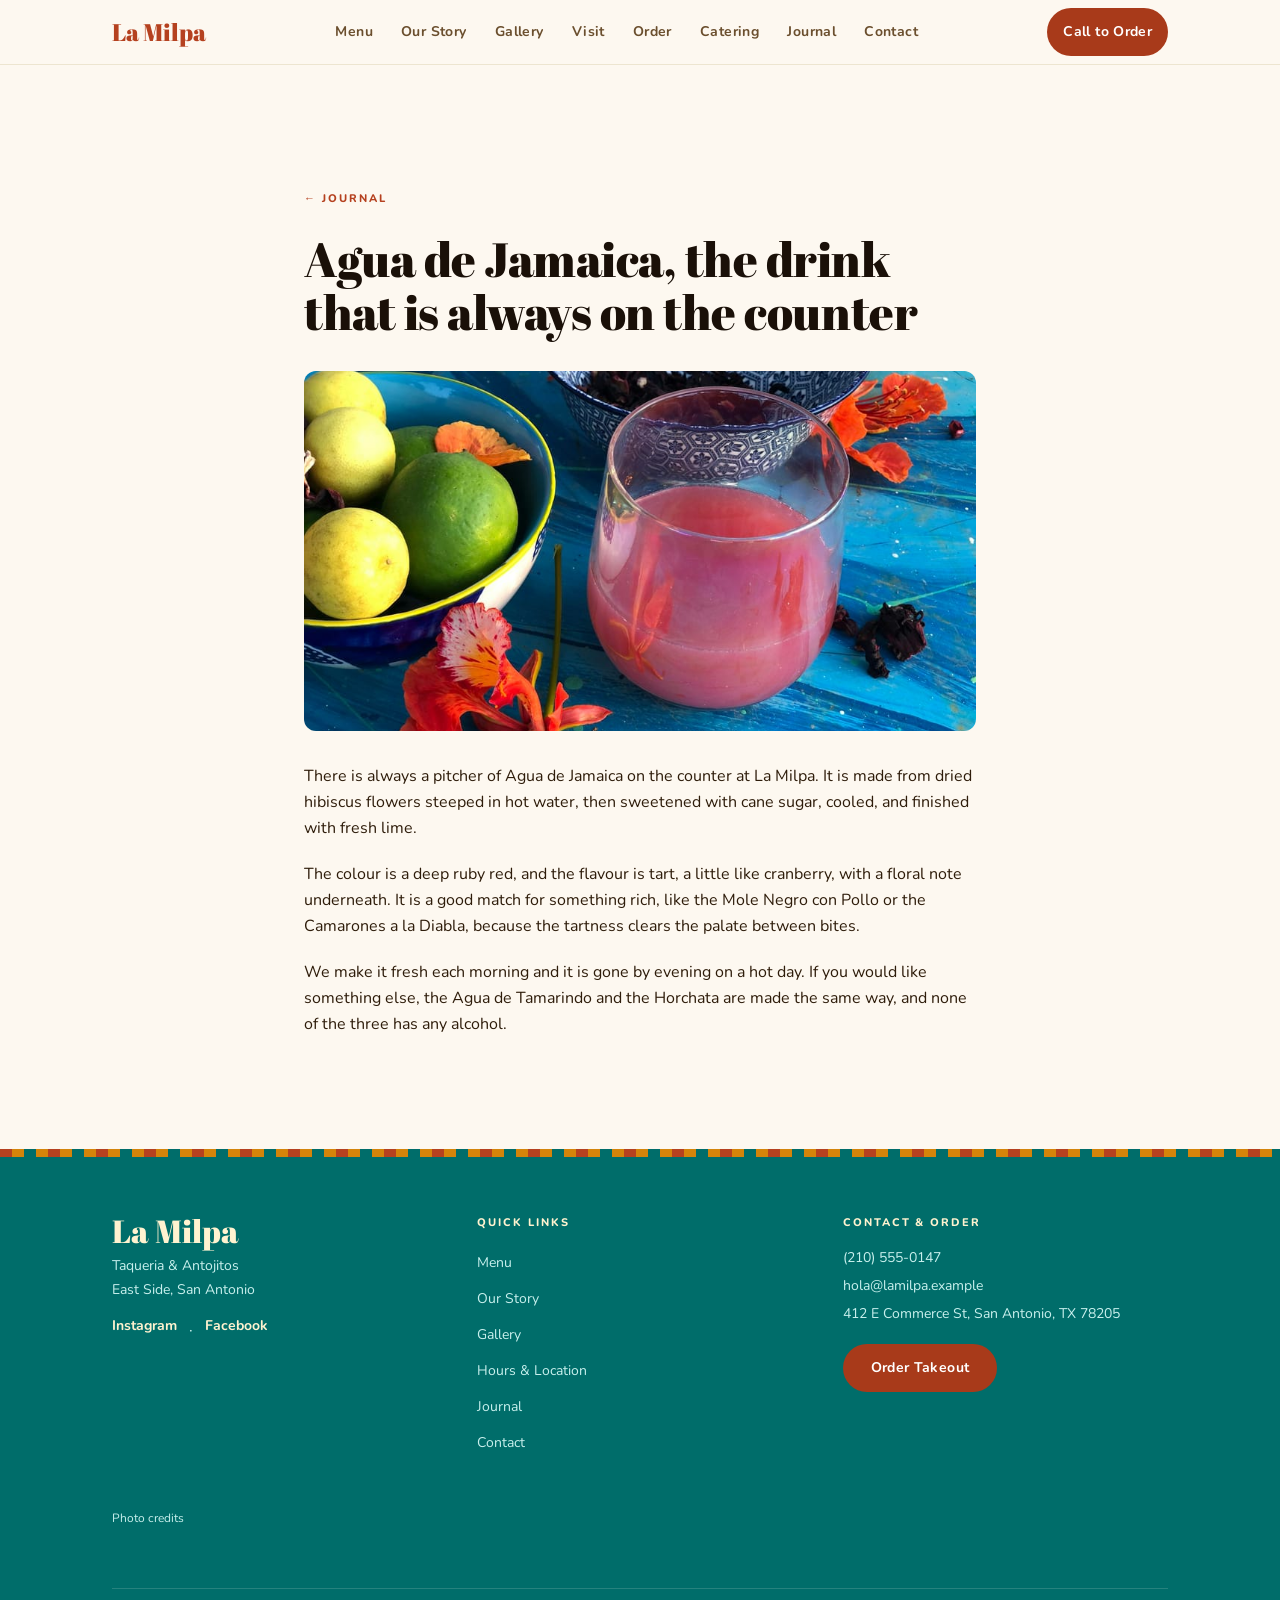
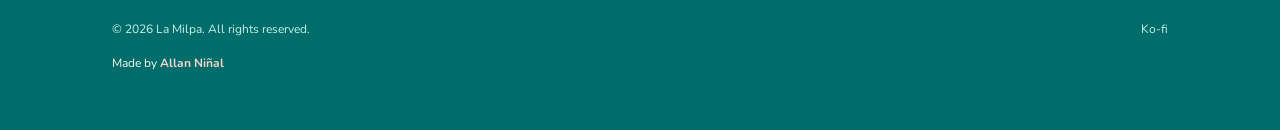
<file: journal/agua-de-jamaica/index.html>
<!DOCTYPE html><html lang="en" class="scroll-smooth"> <head><meta charset="utf-8"><meta name="viewport" content="width=device-width, initial-scale=1, viewport-fit=cover"><meta name="theme-color" content="#006D6A"><meta name="color-scheme" content="light"><title>Agua de Jamaica, the drink that is always on the counter — La Milpa</title><meta name="description" content="Dried hibiscus, cane sugar and lime, steeped and served cold. It is the first thing many regulars order."><link rel="canonical" href="https://example.com/journal/agua-de-jamaica/"><meta name="robots" content="index, follow"><meta name="author" content="Rosa Vásquez"><!-- Open Graph --><meta property="og:title" content="Agua de Jamaica, the drink that is always on the counter — La Milpa"><meta property="og:description" content="Dried hibiscus, cane sugar and lime, steeped and served cold. It is the first thing many regulars order."><meta property="og:url" content="https://example.com/journal/agua-de-jamaica/"><meta property="og:type" content="website"><meta property="og:site_name" content="La Milpa"><meta property="og:locale" content="en_US"><meta property="og:image" content="https://example.com/og-image.png"><meta property="og:image:type" content="image/png"><meta property="og:image:width" content="1200"><meta property="og:image:height" content="630"><meta property="og:image:alt" content="La Milpa — Taqueria &#38; Antojitos in San Antonio, Texas"><!-- Twitter / X --><meta name="twitter:card" content="summary_large_image"><meta name="twitter:title" content="Agua de Jamaica, the drink that is always on the counter — La Milpa"><meta name="twitter:description" content="Dried hibiscus, cane sugar and lime, steeped and served cold. It is the first thing many regulars order."><meta name="twitter:image" content="https://example.com/og-image.png"><link rel="icon" href="../../favicon.svg" type="image/svg+xml"><link rel="apple-touch-icon" href="../../favicon.svg"><script type="application/ld+json">{"@context":"https://schema.org","@type":"BreadcrumbList","itemListElement":[{"@type":"ListItem","position":1,"name":"Home","item":"https://example.com/"},{"@type":"ListItem","position":2,"name":"Journal","item":"https://example.com/journal/"},{"@type":"ListItem","position":3,"name":"Agua de Jamaica, the drink that is always on the counter","item":"https://example.com/journal/agua-de-jamaica/"}]}</script><link rel="stylesheet" href="../../assets/index.C4qjTYCS.css"></head> <body class="min-h-screen flex flex-col antialiased"> <header class="sticky top-0 z-50" style="background-color: rgba(253, 248, 240, 0.95); backdrop-filter: blur(8px); border-bottom: 1px solid var(--color-border-light);" data-astro-cid-ctg3m53h> <a href="#main-content" class="skip-link" data-astro-cid-ctg3m53h>Skip to main content</a> <div class="container-x flex items-center justify-between h-16" data-astro-cid-ctg3m53h> <!-- Logo / name --> <a href="../../index.html" class="flex items-center gap-2 hover:opacity-80 transition-opacity" style="min-height: 44px;" aria-label="La Milpa — Home" data-astro-cid-ctg3m53h> <span style="font-family: 'Abril Fatface', serif; font-size: 1.5rem; color: var(--color-accent); line-height: 1;" data-astro-cid-ctg3m53h>La Milpa</span> </a> <!-- Desktop nav --> <nav aria-label="Main navigation" class="hidden lg:flex items-center gap-1" data-astro-cid-ctg3m53h> <a href="../../menu/index.html" class="nav-link px-3" data-astro-cid-ctg3m53h>Menu</a><a href="../../index.html#story" class="nav-link px-3" data-astro-cid-ctg3m53h>Our Story</a><a href="../../index.html#gallery" class="nav-link px-3" data-astro-cid-ctg3m53h>Gallery</a><a href="../../index.html#hours" class="nav-link px-3" data-astro-cid-ctg3m53h>Visit</a><a href="../../index.html#takeout" class="nav-link px-3" data-astro-cid-ctg3m53h>Order</a><a href="../../index.html#catering" class="nav-link px-3" data-astro-cid-ctg3m53h>Catering</a><a href="../index.html" class="nav-link px-3" data-astro-cid-ctg3m53h>Journal</a><a href="../../contact/index.html" class="nav-link px-3" data-astro-cid-ctg3m53h>Contact</a> </nav> <div class="flex items-center gap-2" data-astro-cid-ctg3m53h> <!-- CTA --> <a href="tel:(210) 555-0147" class="btn-primary text-sm" style="padding-left: 1rem; padding-right: 1rem;" data-astro-cid-ctg3m53h>
Call to Order
</a> <!-- Phone menu: works without JavaScript --> <details class="mobile-menu lg:hidden" data-astro-cid-ctg3m53h> <summary aria-label="Menu" data-astro-cid-ctg3m53h>Menu</summary> <nav aria-label="Mobile navigation" data-astro-cid-ctg3m53h> <a href="../../menu/index.html" data-astro-cid-ctg3m53h>Menu</a><a href="../../index.html#story" data-astro-cid-ctg3m53h>Our Story</a><a href="../../index.html#gallery" data-astro-cid-ctg3m53h>Gallery</a><a href="../../index.html#hours" data-astro-cid-ctg3m53h>Visit</a><a href="../../index.html#takeout" data-astro-cid-ctg3m53h>Order</a><a href="../../index.html#catering" data-astro-cid-ctg3m53h>Catering</a><a href="../index.html" data-astro-cid-ctg3m53h>Journal</a><a href="../../contact/index.html" data-astro-cid-ctg3m53h>Contact</a> </nav> </details> </div> </div> </header>  <main id="main-content" class="flex-1">  <article class="container-x section-gap" aria-labelledby="post-heading"> <div class="max-w-2xl mx-auto"> <p class="label-eyebrow mb-3"><a href="../index.html" style="color: inherit; display: inline-flex; align-items: center; min-height: 44px;">&larr; Journal</a></p> <h1 id="post-heading" style="font-family: 'Abril Fatface', serif; font-size: clamp(2rem, 5vw, 3rem); line-height: 1.1; color: var(--color-text);">Agua de Jamaica, the drink that is always on the counter</h1> <img src="../../images/gallery/jamaica.jpg" alt="A glass of hibiscus agua fresca beside limes and dried hibiscus flowers" width="900" height="600" decoding="async" class="w-full object-cover mt-8 rounded-xl" style="max-height: 360px;"> <div class="mt-8 grid gap-5"> <p class="text-base leading-relaxed" style="color: var(--color-text-body);">There is always a pitcher of Agua de Jamaica on the counter at La Milpa. It is made from dried hibiscus flowers steeped in hot water, then sweetened with cane sugar, cooled, and finished with fresh lime.</p><p class="text-base leading-relaxed" style="color: var(--color-text-body);">The colour is a deep ruby red, and the flavour is tart, a little like cranberry, with a floral note underneath. It is a good match for something rich, like the Mole Negro con Pollo or the Camarones a la Diabla, because the tartness clears the palate between bites.</p><p class="text-base leading-relaxed" style="color: var(--color-text-body);">We make it fresh each morning and it is gone by evening on a hot day. If you would like something else, the Agua de Tamarindo and the Horchata are made the same way, and none of the three has any alcohol.</p> </div> </div> </article>  </main> <footer style="background-color: var(--color-teal); color: var(--color-text-on-dark);" data-astro-cid-gcn2mc3v> <div class="tile-divider" data-astro-cid-gcn2mc3v></div> <div class="container-x py-14" data-astro-cid-gcn2mc3v> <div class="grid grid-cols-1 md:grid-cols-3 gap-10" data-astro-cid-gcn2mc3v> <!-- Brand --> <div data-astro-cid-gcn2mc3v> <p style="font-family: 'Abril Fatface', serif; font-size: 2rem; color: var(--color-marigold-light); line-height: 1.1;" data-astro-cid-gcn2mc3v>La Milpa</p> <p class="mt-2 text-sm" style="color: var(--color-text-muted-on-dark);" data-astro-cid-gcn2mc3v>Taqueria &amp; Antojitos</p> <p class="mt-1 text-sm" style="color: var(--color-text-muted-on-dark);" data-astro-cid-gcn2mc3v>East Side, San Antonio</p> <div class="mt-4 flex gap-3" data-astro-cid-gcn2mc3v> <a href="https://instagram.com" target="_blank" rel="noopener noreferrer" class="text-sm font-bold hover:opacity-80 transition-opacity" style="color: var(--color-marigold-light);" aria-label="La Milpa on Instagram" data-astro-cid-gcn2mc3v>
Instagram
</a> <span aria-hidden="true" style="color: var(--color-text-muted-on-dark);" data-astro-cid-gcn2mc3v>&middot;</span> <a href="https://facebook.com" target="_blank" rel="noopener noreferrer" class="text-sm font-bold hover:opacity-80 transition-opacity" style="color: var(--color-marigold-light);" aria-label="La Milpa on Facebook" data-astro-cid-gcn2mc3v>
Facebook
</a> </div> </div> <!-- Quick links --> <div data-astro-cid-gcn2mc3v> <p class="label-eyebrow-light mb-4" data-astro-cid-gcn2mc3v>Quick Links</p> <ul class="space-y-2" data-astro-cid-gcn2mc3v> <li data-astro-cid-gcn2mc3v> <a href="../../menu/index.html" class="text-sm hover:opacity-80 transition-opacity" style="color: var(--color-text-muted-on-dark);" data-astro-cid-gcn2mc3v> Menu </a> </li><li data-astro-cid-gcn2mc3v> <a href="../../index.html#story" class="text-sm hover:opacity-80 transition-opacity" style="color: var(--color-text-muted-on-dark);" data-astro-cid-gcn2mc3v> Our Story </a> </li><li data-astro-cid-gcn2mc3v> <a href="../../index.html#gallery" class="text-sm hover:opacity-80 transition-opacity" style="color: var(--color-text-muted-on-dark);" data-astro-cid-gcn2mc3v> Gallery </a> </li><li data-astro-cid-gcn2mc3v> <a href="../../index.html#hours" class="text-sm hover:opacity-80 transition-opacity" style="color: var(--color-text-muted-on-dark);" data-astro-cid-gcn2mc3v> Hours &amp; Location </a> </li><li data-astro-cid-gcn2mc3v> <a href="../index.html" class="text-sm hover:opacity-80 transition-opacity" style="color: var(--color-text-muted-on-dark);" data-astro-cid-gcn2mc3v> Journal </a> </li><li data-astro-cid-gcn2mc3v> <a href="../../contact/index.html" class="text-sm hover:opacity-80 transition-opacity" style="color: var(--color-text-muted-on-dark);" data-astro-cid-gcn2mc3v> Contact </a> </li> </ul> </div> <!-- Contact --> <div data-astro-cid-gcn2mc3v> <p class="label-eyebrow-light mb-4" data-astro-cid-gcn2mc3v>Contact & Order</p> <ul class="space-y-2 text-sm" style="color: var(--color-text-muted-on-dark);" data-astro-cid-gcn2mc3v> <li data-astro-cid-gcn2mc3v> <a href="tel:(210) 555-0147" class="hover:opacity-80 transition-opacity" style="color: var(--color-text-muted-on-dark);" data-astro-cid-gcn2mc3v> (210) 555-0147 </a> </li> <li data-astro-cid-gcn2mc3v> <a href="mailto:hola@lamilpa.example" class="hover:opacity-80 transition-opacity" style="color: var(--color-text-muted-on-dark);" data-astro-cid-gcn2mc3v> hola@lamilpa.example </a> </li> <li data-astro-cid-gcn2mc3v> <a href="https://maps.google.com/?q=412+E+Commerce+St+San+Antonio+TX+78205" target="_blank" rel="noopener noreferrer" class="hover:opacity-80 transition-opacity" style="color: var(--color-text-muted-on-dark);" data-astro-cid-gcn2mc3v> 412 E Commerce St, San Antonio, TX 78205 </a> </li> </ul> <a href="../../index.html#takeout" class="btn-primary mt-5 inline-flex text-sm" data-astro-cid-gcn2mc3v>
Order Takeout
</a> </div> </div> <!-- Photo credits. Required while you use the demo photos (Unsplash asks for
         the photographer and a link). Delete this whole <details> block once you
         have replaced the photos with your own. --> <details class="mt-10 text-xs" style="color: var(--color-text-muted-on-dark);" data-photo-credits data-astro-cid-gcn2mc3v> <summary style="cursor: pointer; min-height: 44px; display: flex; align-items: center;" data-astro-cid-gcn2mc3v>Photo credits</summary> <p class="mt-2" data-astro-cid-gcn2mc3v>
Demo photographs from <a href="https://unsplash.com/?utm_source=allanninal_dev&utm_medium=referral" class="underline" data-astro-cid-gcn2mc3v>Unsplash</a>. Replace them, and these credits, with your own before launch.
</p> <ul class="mt-2 space-y-1" data-astro-cid-gcn2mc3v> <li data-astro-cid-gcn2mc3v>Dining room: Photo by <a href="https://unsplash.com/@brettwharton?utm_source=allanninal_dev&utm_medium=referral" class="underline" data-astro-cid-gcn2mc3v>Brett Wharton</a> on <a href="https://unsplash.com/photos/a-group-of-people-sitting-at-a-table-in-a-restaurant-tCV0BMiNTdU?utm_source=allanninal_dev&utm_medium=referral" class="underline" data-astro-cid-gcn2mc3v>Unsplash</a></li><li data-astro-cid-gcn2mc3v>Street tacos: Photo by <a href="https://unsplash.com/@taiscaptures?utm_source=allanninal_dev&utm_medium=referral" class="underline" data-astro-cid-gcn2mc3v>Tai&#39;s Captures</a> on <a href="https://unsplash.com/photos/lc8BpLcljz4?utm_source=allanninal_dev&utm_medium=referral" class="underline" data-astro-cid-gcn2mc3v>Unsplash</a></li><li data-astro-cid-gcn2mc3v>Enchiladas plate: Photo by <a href="https://unsplash.com/@photosoflogan?utm_source=allanninal_dev&utm_medium=referral" class="underline" data-astro-cid-gcn2mc3v>Logan Gutierrez</a> on <a href="https://unsplash.com/photos/H9nSb8ASkgw?utm_source=allanninal_dev&utm_medium=referral" class="underline" data-astro-cid-gcn2mc3v>Unsplash</a></li><li data-astro-cid-gcn2mc3v>Tamal: Photo by <a href="https://unsplash.com/@alyonayankovska?utm_source=allanninal_dev&utm_medium=referral" class="underline" data-astro-cid-gcn2mc3v>Alyona Yankovska</a> on <a href="https://unsplash.com/photos/OHLdFxbhjZU?utm_source=allanninal_dev&utm_medium=referral" class="underline" data-astro-cid-gcn2mc3v>Unsplash</a></li><li data-astro-cid-gcn2mc3v>The bar: Photo by <a href="https://unsplash.com/@taiscaptures?utm_source=allanninal_dev&utm_medium=referral" class="underline" data-astro-cid-gcn2mc3v>Tai&#39;s Captures</a> on <a href="https://unsplash.com/photos/2EBTwzczg2A?utm_source=allanninal_dev&utm_medium=referral" class="underline" data-astro-cid-gcn2mc3v>Unsplash</a></li><li data-astro-cid-gcn2mc3v>Agua de Jamaica: Photo by <a href="https://unsplash.com/@howipop?utm_source=allanninal_dev&utm_medium=referral" class="underline" data-astro-cid-gcn2mc3v>The Pop&#39;d Shop</a> on <a href="https://unsplash.com/photos/z2baV_uXZRo?utm_source=allanninal_dev&utm_medium=referral" class="underline" data-astro-cid-gcn2mc3v>Unsplash</a></li><li data-astro-cid-gcn2mc3v>Smothered burrito: Photo by <a href="https://unsplash.com/@jasminewesst?utm_source=allanninal_dev&utm_medium=referral" class="underline" data-astro-cid-gcn2mc3v>jasminewesst</a> on <a href="https://unsplash.com/photos/11_MOnQp3b4?utm_source=allanninal_dev&utm_medium=referral" class="underline" data-astro-cid-gcn2mc3v>Unsplash</a></li> </ul> </details> <!-- Bottom bar --> <div class="mt-12 pt-8 flex flex-col sm:flex-row items-center justify-between gap-4 text-xs" style="border-top: 1px solid rgba(253, 248, 240, 0.15); color: var(--color-text-muted-on-dark);" data-astro-cid-gcn2mc3v> <p data-astro-cid-gcn2mc3v>&copy; 2026 La Milpa. All rights reserved.</p> Ko-fi </div>  <p class="maker-credit" data-maker-credit="1" data-astro-cid-gcn2mc3v>Made by <a href="https://www.linkedin.com/in/allanninal/" data-maker-credit="1" target="_blank" rel="noopener noreferrer" data-astro-cid-gcn2mc3v>Allan Ni&ntilde;al</a></p> </div> </footer>   </body></html>
</file>
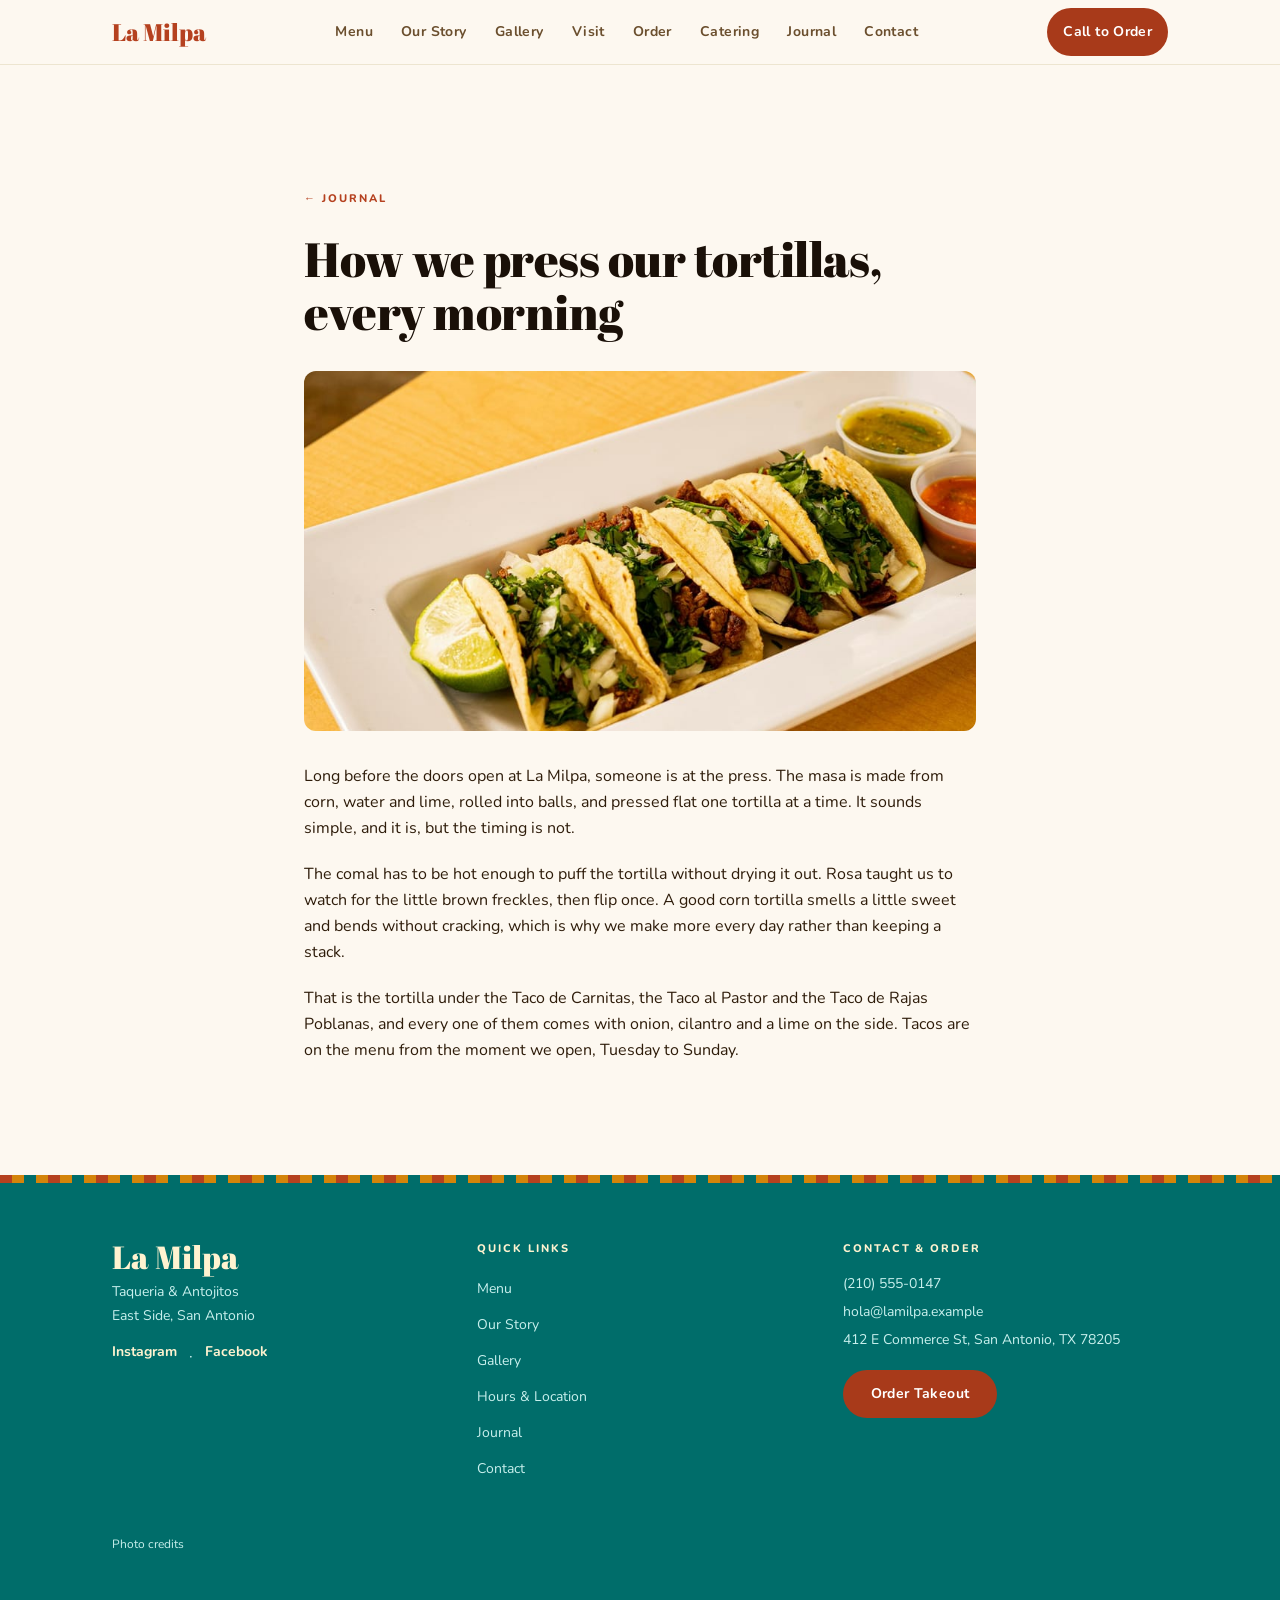
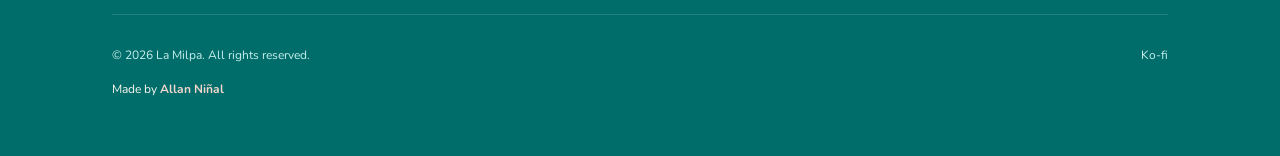
<file: journal/how-we-press-our-tortillas/index.html>
<!DOCTYPE html><html lang="en" class="scroll-smooth"> <head><meta charset="utf-8"><meta name="viewport" content="width=device-width, initial-scale=1, viewport-fit=cover"><meta name="theme-color" content="#006D6A"><meta name="color-scheme" content="light"><title>How we press our tortillas, every morning — La Milpa</title><meta name="description" content="Every taco on the menu starts with a ball of masa and a hot comal. Here is what happens before we open."><link rel="canonical" href="https://example.com/journal/how-we-press-our-tortillas/"><meta name="robots" content="index, follow"><meta name="author" content="Rosa Vásquez"><!-- Open Graph --><meta property="og:title" content="How we press our tortillas, every morning — La Milpa"><meta property="og:description" content="Every taco on the menu starts with a ball of masa and a hot comal. Here is what happens before we open."><meta property="og:url" content="https://example.com/journal/how-we-press-our-tortillas/"><meta property="og:type" content="website"><meta property="og:site_name" content="La Milpa"><meta property="og:locale" content="en_US"><meta property="og:image" content="https://example.com/og-image.png"><meta property="og:image:type" content="image/png"><meta property="og:image:width" content="1200"><meta property="og:image:height" content="630"><meta property="og:image:alt" content="La Milpa — Taqueria &#38; Antojitos in San Antonio, Texas"><!-- Twitter / X --><meta name="twitter:card" content="summary_large_image"><meta name="twitter:title" content="How we press our tortillas, every morning — La Milpa"><meta name="twitter:description" content="Every taco on the menu starts with a ball of masa and a hot comal. Here is what happens before we open."><meta name="twitter:image" content="https://example.com/og-image.png"><link rel="icon" href="../../favicon.svg" type="image/svg+xml"><link rel="apple-touch-icon" href="../../favicon.svg"><script type="application/ld+json">{"@context":"https://schema.org","@type":"BreadcrumbList","itemListElement":[{"@type":"ListItem","position":1,"name":"Home","item":"https://example.com/"},{"@type":"ListItem","position":2,"name":"Journal","item":"https://example.com/journal/"},{"@type":"ListItem","position":3,"name":"How we press our tortillas, every morning","item":"https://example.com/journal/how-we-press-our-tortillas/"}]}</script><link rel="stylesheet" href="../../assets/index.C4qjTYCS.css"></head> <body class="min-h-screen flex flex-col antialiased"> <header class="sticky top-0 z-50" style="background-color: rgba(253, 248, 240, 0.95); backdrop-filter: blur(8px); border-bottom: 1px solid var(--color-border-light);" data-astro-cid-ctg3m53h> <a href="#main-content" class="skip-link" data-astro-cid-ctg3m53h>Skip to main content</a> <div class="container-x flex items-center justify-between h-16" data-astro-cid-ctg3m53h> <!-- Logo / name --> <a href="../../index.html" class="flex items-center gap-2 hover:opacity-80 transition-opacity" style="min-height: 44px;" aria-label="La Milpa — Home" data-astro-cid-ctg3m53h> <span style="font-family: 'Abril Fatface', serif; font-size: 1.5rem; color: var(--color-accent); line-height: 1;" data-astro-cid-ctg3m53h>La Milpa</span> </a> <!-- Desktop nav --> <nav aria-label="Main navigation" class="hidden lg:flex items-center gap-1" data-astro-cid-ctg3m53h> <a href="../../menu/index.html" class="nav-link px-3" data-astro-cid-ctg3m53h>Menu</a><a href="../../index.html#story" class="nav-link px-3" data-astro-cid-ctg3m53h>Our Story</a><a href="../../index.html#gallery" class="nav-link px-3" data-astro-cid-ctg3m53h>Gallery</a><a href="../../index.html#hours" class="nav-link px-3" data-astro-cid-ctg3m53h>Visit</a><a href="../../index.html#takeout" class="nav-link px-3" data-astro-cid-ctg3m53h>Order</a><a href="../../index.html#catering" class="nav-link px-3" data-astro-cid-ctg3m53h>Catering</a><a href="../index.html" class="nav-link px-3" data-astro-cid-ctg3m53h>Journal</a><a href="../../contact/index.html" class="nav-link px-3" data-astro-cid-ctg3m53h>Contact</a> </nav> <div class="flex items-center gap-2" data-astro-cid-ctg3m53h> <!-- CTA --> <a href="tel:(210) 555-0147" class="btn-primary text-sm" style="padding-left: 1rem; padding-right: 1rem;" data-astro-cid-ctg3m53h>
Call to Order
</a> <!-- Phone menu: works without JavaScript --> <details class="mobile-menu lg:hidden" data-astro-cid-ctg3m53h> <summary aria-label="Menu" data-astro-cid-ctg3m53h>Menu</summary> <nav aria-label="Mobile navigation" data-astro-cid-ctg3m53h> <a href="../../menu/index.html" data-astro-cid-ctg3m53h>Menu</a><a href="../../index.html#story" data-astro-cid-ctg3m53h>Our Story</a><a href="../../index.html#gallery" data-astro-cid-ctg3m53h>Gallery</a><a href="../../index.html#hours" data-astro-cid-ctg3m53h>Visit</a><a href="../../index.html#takeout" data-astro-cid-ctg3m53h>Order</a><a href="../../index.html#catering" data-astro-cid-ctg3m53h>Catering</a><a href="../index.html" data-astro-cid-ctg3m53h>Journal</a><a href="../../contact/index.html" data-astro-cid-ctg3m53h>Contact</a> </nav> </details> </div> </div> </header>  <main id="main-content" class="flex-1">  <article class="container-x section-gap" aria-labelledby="post-heading"> <div class="max-w-2xl mx-auto"> <p class="label-eyebrow mb-3"><a href="../index.html" style="color: inherit; display: inline-flex; align-items: center; min-height: 44px;">&larr; Journal</a></p> <h1 id="post-heading" style="font-family: 'Abril Fatface', serif; font-size: clamp(2rem, 5vw, 3rem); line-height: 1.1; color: var(--color-text);">How we press our tortillas, every morning</h1> <img src="../../images/gallery/tacos.jpg" alt="Four street tacos with onion, cilantro and lime on a white platter" width="900" height="600" decoding="async" class="w-full object-cover mt-8 rounded-xl" style="max-height: 360px;"> <div class="mt-8 grid gap-5"> <p class="text-base leading-relaxed" style="color: var(--color-text-body);">Long before the doors open at La Milpa, someone is at the press. The masa is made from corn, water and lime, rolled into balls, and pressed flat one tortilla at a time. It sounds simple, and it is, but the timing is not.</p><p class="text-base leading-relaxed" style="color: var(--color-text-body);">The comal has to be hot enough to puff the tortilla without drying it out. Rosa taught us to watch for the little brown freckles, then flip once. A good corn tortilla smells a little sweet and bends without cracking, which is why we make more every day rather than keeping a stack.</p><p class="text-base leading-relaxed" style="color: var(--color-text-body);">That is the tortilla under the Taco de Carnitas, the Taco al Pastor and the Taco de Rajas Poblanas, and every one of them comes with onion, cilantro and a lime on the side. Tacos are on the menu from the moment we open, Tuesday to Sunday.</p> </div> </div> </article>  </main> <footer style="background-color: var(--color-teal); color: var(--color-text-on-dark);" data-astro-cid-gcn2mc3v> <div class="tile-divider" data-astro-cid-gcn2mc3v></div> <div class="container-x py-14" data-astro-cid-gcn2mc3v> <div class="grid grid-cols-1 md:grid-cols-3 gap-10" data-astro-cid-gcn2mc3v> <!-- Brand --> <div data-astro-cid-gcn2mc3v> <p style="font-family: 'Abril Fatface', serif; font-size: 2rem; color: var(--color-marigold-light); line-height: 1.1;" data-astro-cid-gcn2mc3v>La Milpa</p> <p class="mt-2 text-sm" style="color: var(--color-text-muted-on-dark);" data-astro-cid-gcn2mc3v>Taqueria &amp; Antojitos</p> <p class="mt-1 text-sm" style="color: var(--color-text-muted-on-dark);" data-astro-cid-gcn2mc3v>East Side, San Antonio</p> <div class="mt-4 flex gap-3" data-astro-cid-gcn2mc3v> <a href="https://instagram.com" target="_blank" rel="noopener noreferrer" class="text-sm font-bold hover:opacity-80 transition-opacity" style="color: var(--color-marigold-light);" aria-label="La Milpa on Instagram" data-astro-cid-gcn2mc3v>
Instagram
</a> <span aria-hidden="true" style="color: var(--color-text-muted-on-dark);" data-astro-cid-gcn2mc3v>&middot;</span> <a href="https://facebook.com" target="_blank" rel="noopener noreferrer" class="text-sm font-bold hover:opacity-80 transition-opacity" style="color: var(--color-marigold-light);" aria-label="La Milpa on Facebook" data-astro-cid-gcn2mc3v>
Facebook
</a> </div> </div> <!-- Quick links --> <div data-astro-cid-gcn2mc3v> <p class="label-eyebrow-light mb-4" data-astro-cid-gcn2mc3v>Quick Links</p> <ul class="space-y-2" data-astro-cid-gcn2mc3v> <li data-astro-cid-gcn2mc3v> <a href="../../menu/index.html" class="text-sm hover:opacity-80 transition-opacity" style="color: var(--color-text-muted-on-dark);" data-astro-cid-gcn2mc3v> Menu </a> </li><li data-astro-cid-gcn2mc3v> <a href="../../index.html#story" class="text-sm hover:opacity-80 transition-opacity" style="color: var(--color-text-muted-on-dark);" data-astro-cid-gcn2mc3v> Our Story </a> </li><li data-astro-cid-gcn2mc3v> <a href="../../index.html#gallery" class="text-sm hover:opacity-80 transition-opacity" style="color: var(--color-text-muted-on-dark);" data-astro-cid-gcn2mc3v> Gallery </a> </li><li data-astro-cid-gcn2mc3v> <a href="../../index.html#hours" class="text-sm hover:opacity-80 transition-opacity" style="color: var(--color-text-muted-on-dark);" data-astro-cid-gcn2mc3v> Hours &amp; Location </a> </li><li data-astro-cid-gcn2mc3v> <a href="../index.html" class="text-sm hover:opacity-80 transition-opacity" style="color: var(--color-text-muted-on-dark);" data-astro-cid-gcn2mc3v> Journal </a> </li><li data-astro-cid-gcn2mc3v> <a href="../../contact/index.html" class="text-sm hover:opacity-80 transition-opacity" style="color: var(--color-text-muted-on-dark);" data-astro-cid-gcn2mc3v> Contact </a> </li> </ul> </div> <!-- Contact --> <div data-astro-cid-gcn2mc3v> <p class="label-eyebrow-light mb-4" data-astro-cid-gcn2mc3v>Contact & Order</p> <ul class="space-y-2 text-sm" style="color: var(--color-text-muted-on-dark);" data-astro-cid-gcn2mc3v> <li data-astro-cid-gcn2mc3v> <a href="tel:(210) 555-0147" class="hover:opacity-80 transition-opacity" style="color: var(--color-text-muted-on-dark);" data-astro-cid-gcn2mc3v> (210) 555-0147 </a> </li> <li data-astro-cid-gcn2mc3v> <a href="mailto:hola@lamilpa.example" class="hover:opacity-80 transition-opacity" style="color: var(--color-text-muted-on-dark);" data-astro-cid-gcn2mc3v> hola@lamilpa.example </a> </li> <li data-astro-cid-gcn2mc3v> <a href="https://maps.google.com/?q=412+E+Commerce+St+San+Antonio+TX+78205" target="_blank" rel="noopener noreferrer" class="hover:opacity-80 transition-opacity" style="color: var(--color-text-muted-on-dark);" data-astro-cid-gcn2mc3v> 412 E Commerce St, San Antonio, TX 78205 </a> </li> </ul> <a href="../../index.html#takeout" class="btn-primary mt-5 inline-flex text-sm" data-astro-cid-gcn2mc3v>
Order Takeout
</a> </div> </div> <!-- Photo credits. Required while you use the demo photos (Unsplash asks for
         the photographer and a link). Delete this whole <details> block once you
         have replaced the photos with your own. --> <details class="mt-10 text-xs" style="color: var(--color-text-muted-on-dark);" data-photo-credits data-astro-cid-gcn2mc3v> <summary style="cursor: pointer; min-height: 44px; display: flex; align-items: center;" data-astro-cid-gcn2mc3v>Photo credits</summary> <p class="mt-2" data-astro-cid-gcn2mc3v>
Demo photographs from <a href="https://unsplash.com/?utm_source=allanninal_dev&utm_medium=referral" class="underline" data-astro-cid-gcn2mc3v>Unsplash</a>. Replace them, and these credits, with your own before launch.
</p> <ul class="mt-2 space-y-1" data-astro-cid-gcn2mc3v> <li data-astro-cid-gcn2mc3v>Dining room: Photo by <a href="https://unsplash.com/@brettwharton?utm_source=allanninal_dev&utm_medium=referral" class="underline" data-astro-cid-gcn2mc3v>Brett Wharton</a> on <a href="https://unsplash.com/photos/a-group-of-people-sitting-at-a-table-in-a-restaurant-tCV0BMiNTdU?utm_source=allanninal_dev&utm_medium=referral" class="underline" data-astro-cid-gcn2mc3v>Unsplash</a></li><li data-astro-cid-gcn2mc3v>Street tacos: Photo by <a href="https://unsplash.com/@taiscaptures?utm_source=allanninal_dev&utm_medium=referral" class="underline" data-astro-cid-gcn2mc3v>Tai&#39;s Captures</a> on <a href="https://unsplash.com/photos/lc8BpLcljz4?utm_source=allanninal_dev&utm_medium=referral" class="underline" data-astro-cid-gcn2mc3v>Unsplash</a></li><li data-astro-cid-gcn2mc3v>Enchiladas plate: Photo by <a href="https://unsplash.com/@photosoflogan?utm_source=allanninal_dev&utm_medium=referral" class="underline" data-astro-cid-gcn2mc3v>Logan Gutierrez</a> on <a href="https://unsplash.com/photos/H9nSb8ASkgw?utm_source=allanninal_dev&utm_medium=referral" class="underline" data-astro-cid-gcn2mc3v>Unsplash</a></li><li data-astro-cid-gcn2mc3v>Tamal: Photo by <a href="https://unsplash.com/@alyonayankovska?utm_source=allanninal_dev&utm_medium=referral" class="underline" data-astro-cid-gcn2mc3v>Alyona Yankovska</a> on <a href="https://unsplash.com/photos/OHLdFxbhjZU?utm_source=allanninal_dev&utm_medium=referral" class="underline" data-astro-cid-gcn2mc3v>Unsplash</a></li><li data-astro-cid-gcn2mc3v>The bar: Photo by <a href="https://unsplash.com/@taiscaptures?utm_source=allanninal_dev&utm_medium=referral" class="underline" data-astro-cid-gcn2mc3v>Tai&#39;s Captures</a> on <a href="https://unsplash.com/photos/2EBTwzczg2A?utm_source=allanninal_dev&utm_medium=referral" class="underline" data-astro-cid-gcn2mc3v>Unsplash</a></li><li data-astro-cid-gcn2mc3v>Agua de Jamaica: Photo by <a href="https://unsplash.com/@howipop?utm_source=allanninal_dev&utm_medium=referral" class="underline" data-astro-cid-gcn2mc3v>The Pop&#39;d Shop</a> on <a href="https://unsplash.com/photos/z2baV_uXZRo?utm_source=allanninal_dev&utm_medium=referral" class="underline" data-astro-cid-gcn2mc3v>Unsplash</a></li><li data-astro-cid-gcn2mc3v>Smothered burrito: Photo by <a href="https://unsplash.com/@jasminewesst?utm_source=allanninal_dev&utm_medium=referral" class="underline" data-astro-cid-gcn2mc3v>jasminewesst</a> on <a href="https://unsplash.com/photos/11_MOnQp3b4?utm_source=allanninal_dev&utm_medium=referral" class="underline" data-astro-cid-gcn2mc3v>Unsplash</a></li> </ul> </details> <!-- Bottom bar --> <div class="mt-12 pt-8 flex flex-col sm:flex-row items-center justify-between gap-4 text-xs" style="border-top: 1px solid rgba(253, 248, 240, 0.15); color: var(--color-text-muted-on-dark);" data-astro-cid-gcn2mc3v> <p data-astro-cid-gcn2mc3v>&copy; 2026 La Milpa. All rights reserved.</p> Ko-fi </div>  <p class="maker-credit" data-maker-credit="1" data-astro-cid-gcn2mc3v>Made by <a href="https://www.linkedin.com/in/allanninal/" data-maker-credit="1" target="_blank" rel="noopener noreferrer" data-astro-cid-gcn2mc3v>Allan Ni&ntilde;al</a></p> </div> </footer>   </body></html>
</file>
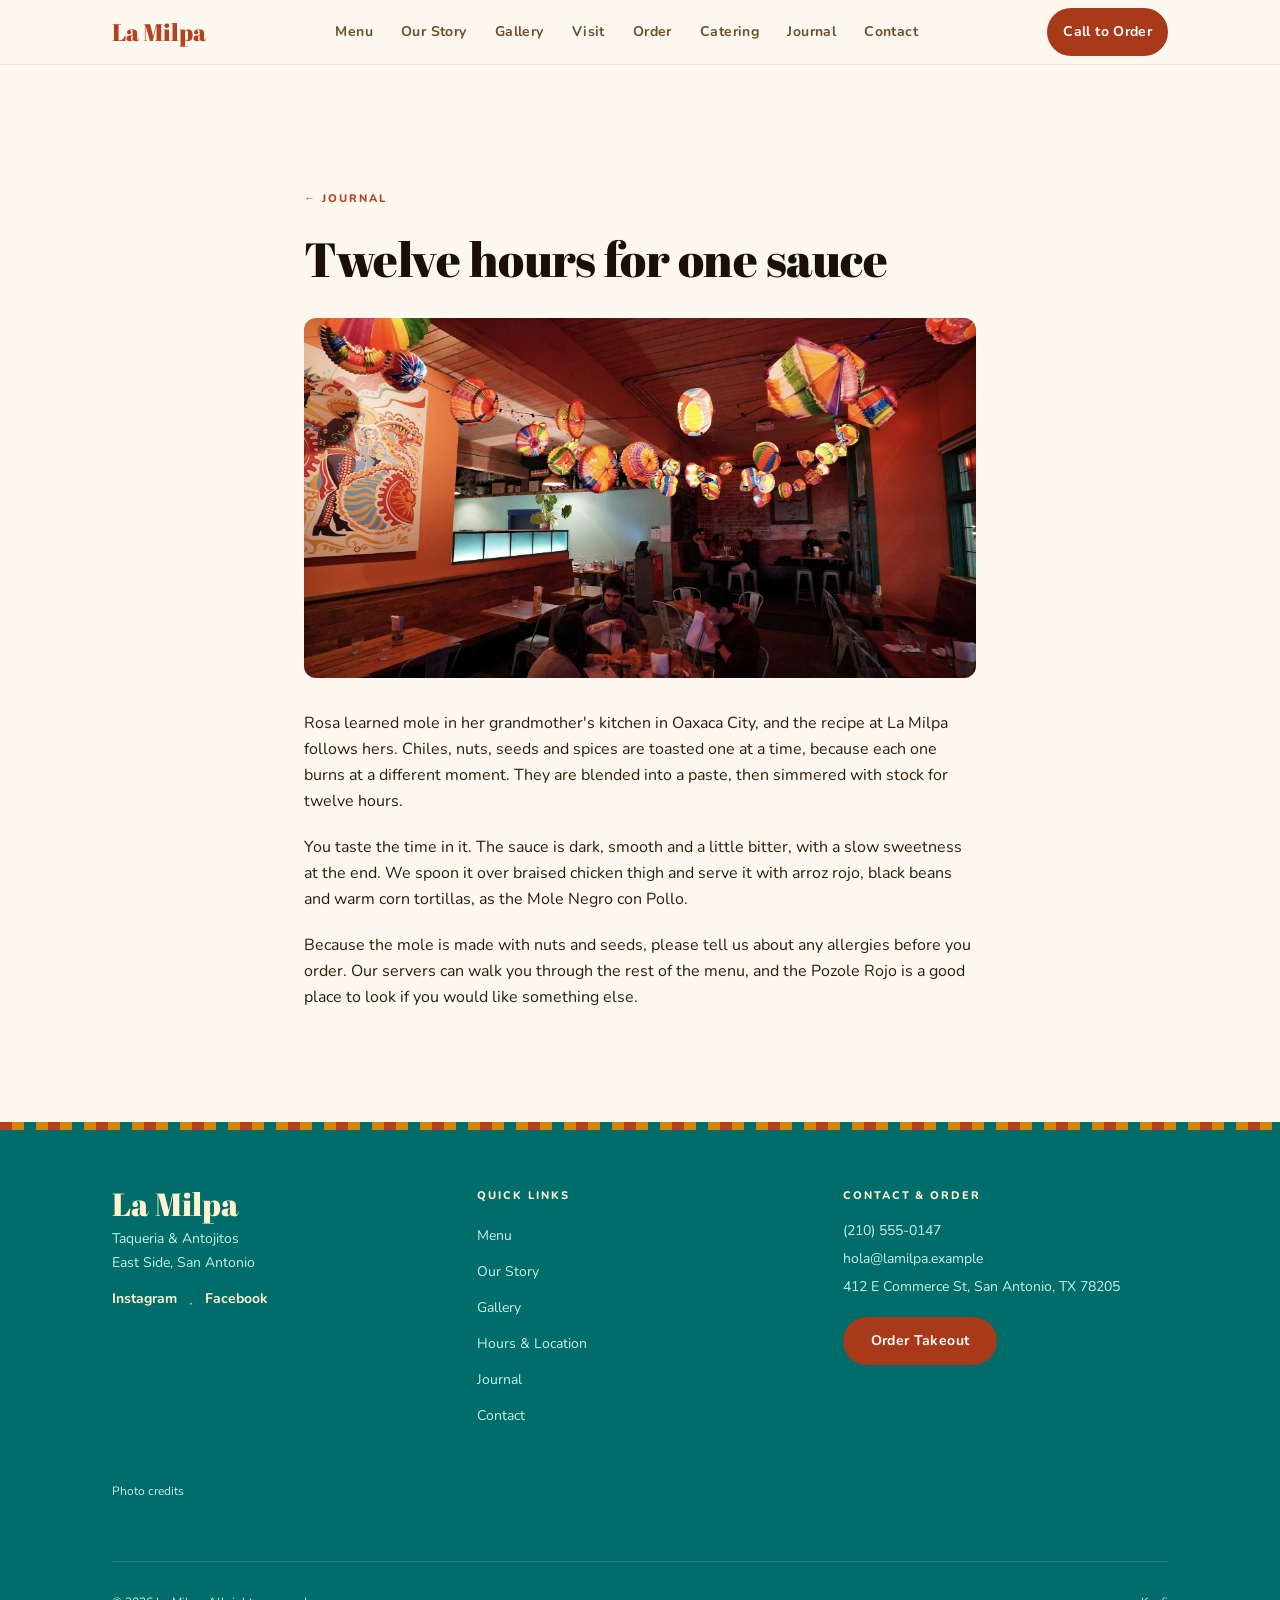
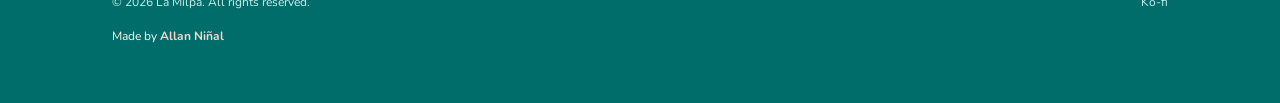
<file: journal/twelve-hours-for-one-sauce/index.html>
<!DOCTYPE html><html lang="en" class="scroll-smooth"> <head><meta charset="utf-8"><meta name="viewport" content="width=device-width, initial-scale=1, viewport-fit=cover"><meta name="theme-color" content="#006D6A"><meta name="color-scheme" content="light"><title>Twelve hours for one sauce — La Milpa</title><meta name="description" content="Our black mole is toasted, blended and simmered for twelve hours. It is the reason the kitchen starts early."><link rel="canonical" href="https://example.com/journal/twelve-hours-for-one-sauce/"><meta name="robots" content="index, follow"><meta name="author" content="Rosa Vásquez"><!-- Open Graph --><meta property="og:title" content="Twelve hours for one sauce — La Milpa"><meta property="og:description" content="Our black mole is toasted, blended and simmered for twelve hours. It is the reason the kitchen starts early."><meta property="og:url" content="https://example.com/journal/twelve-hours-for-one-sauce/"><meta property="og:type" content="website"><meta property="og:site_name" content="La Milpa"><meta property="og:locale" content="en_US"><meta property="og:image" content="https://example.com/og-image.png"><meta property="og:image:type" content="image/png"><meta property="og:image:width" content="1200"><meta property="og:image:height" content="630"><meta property="og:image:alt" content="La Milpa — Taqueria &#38; Antojitos in San Antonio, Texas"><!-- Twitter / X --><meta name="twitter:card" content="summary_large_image"><meta name="twitter:title" content="Twelve hours for one sauce — La Milpa"><meta name="twitter:description" content="Our black mole is toasted, blended and simmered for twelve hours. It is the reason the kitchen starts early."><meta name="twitter:image" content="https://example.com/og-image.png"><link rel="icon" href="../../favicon.svg" type="image/svg+xml"><link rel="apple-touch-icon" href="../../favicon.svg"><script type="application/ld+json">{"@context":"https://schema.org","@type":"BreadcrumbList","itemListElement":[{"@type":"ListItem","position":1,"name":"Home","item":"https://example.com/"},{"@type":"ListItem","position":2,"name":"Journal","item":"https://example.com/journal/"},{"@type":"ListItem","position":3,"name":"Twelve hours for one sauce","item":"https://example.com/journal/twelve-hours-for-one-sauce/"}]}</script><link rel="stylesheet" href="../../assets/index.C4qjTYCS.css"></head> <body class="min-h-screen flex flex-col antialiased"> <header class="sticky top-0 z-50" style="background-color: rgba(253, 248, 240, 0.95); backdrop-filter: blur(8px); border-bottom: 1px solid var(--color-border-light);" data-astro-cid-ctg3m53h> <a href="#main-content" class="skip-link" data-astro-cid-ctg3m53h>Skip to main content</a> <div class="container-x flex items-center justify-between h-16" data-astro-cid-ctg3m53h> <!-- Logo / name --> <a href="../../index.html" class="flex items-center gap-2 hover:opacity-80 transition-opacity" style="min-height: 44px;" aria-label="La Milpa — Home" data-astro-cid-ctg3m53h> <span style="font-family: 'Abril Fatface', serif; font-size: 1.5rem; color: var(--color-accent); line-height: 1;" data-astro-cid-ctg3m53h>La Milpa</span> </a> <!-- Desktop nav --> <nav aria-label="Main navigation" class="hidden lg:flex items-center gap-1" data-astro-cid-ctg3m53h> <a href="../../menu/index.html" class="nav-link px-3" data-astro-cid-ctg3m53h>Menu</a><a href="../../index.html#story" class="nav-link px-3" data-astro-cid-ctg3m53h>Our Story</a><a href="../../index.html#gallery" class="nav-link px-3" data-astro-cid-ctg3m53h>Gallery</a><a href="../../index.html#hours" class="nav-link px-3" data-astro-cid-ctg3m53h>Visit</a><a href="../../index.html#takeout" class="nav-link px-3" data-astro-cid-ctg3m53h>Order</a><a href="../../index.html#catering" class="nav-link px-3" data-astro-cid-ctg3m53h>Catering</a><a href="../index.html" class="nav-link px-3" data-astro-cid-ctg3m53h>Journal</a><a href="../../contact/index.html" class="nav-link px-3" data-astro-cid-ctg3m53h>Contact</a> </nav> <div class="flex items-center gap-2" data-astro-cid-ctg3m53h> <!-- CTA --> <a href="tel:(210) 555-0147" class="btn-primary text-sm" style="padding-left: 1rem; padding-right: 1rem;" data-astro-cid-ctg3m53h>
Call to Order
</a> <!-- Phone menu: works without JavaScript --> <details class="mobile-menu lg:hidden" data-astro-cid-ctg3m53h> <summary aria-label="Menu" data-astro-cid-ctg3m53h>Menu</summary> <nav aria-label="Mobile navigation" data-astro-cid-ctg3m53h> <a href="../../menu/index.html" data-astro-cid-ctg3m53h>Menu</a><a href="../../index.html#story" data-astro-cid-ctg3m53h>Our Story</a><a href="../../index.html#gallery" data-astro-cid-ctg3m53h>Gallery</a><a href="../../index.html#hours" data-astro-cid-ctg3m53h>Visit</a><a href="../../index.html#takeout" data-astro-cid-ctg3m53h>Order</a><a href="../../index.html#catering" data-astro-cid-ctg3m53h>Catering</a><a href="../index.html" data-astro-cid-ctg3m53h>Journal</a><a href="../../contact/index.html" data-astro-cid-ctg3m53h>Contact</a> </nav> </details> </div> </div> </header>  <main id="main-content" class="flex-1">  <article class="container-x section-gap" aria-labelledby="post-heading"> <div class="max-w-2xl mx-auto"> <p class="label-eyebrow mb-3"><a href="../index.html" style="color: inherit; display: inline-flex; align-items: center; min-height: 44px;">&larr; Journal</a></p> <h1 id="post-heading" style="font-family: 'Abril Fatface', serif; font-size: clamp(2rem, 5vw, 3rem); line-height: 1.1; color: var(--color-text);">Twelve hours for one sauce</h1> <img src="../../images/hero.jpg" alt="Inside La Milpa: paper lanterns hanging over the dining room and a painted mural" width="900" height="600" decoding="async" class="w-full object-cover mt-8 rounded-xl" style="max-height: 360px;"> <div class="mt-8 grid gap-5"> <p class="text-base leading-relaxed" style="color: var(--color-text-body);">Rosa learned mole in her grandmother&#39;s kitchen in Oaxaca City, and the recipe at La Milpa follows hers. Chiles, nuts, seeds and spices are toasted one at a time, because each one burns at a different moment. They are blended into a paste, then simmered with stock for twelve hours.</p><p class="text-base leading-relaxed" style="color: var(--color-text-body);">You taste the time in it. The sauce is dark, smooth and a little bitter, with a slow sweetness at the end. We spoon it over braised chicken thigh and serve it with arroz rojo, black beans and warm corn tortillas, as the Mole Negro con Pollo.</p><p class="text-base leading-relaxed" style="color: var(--color-text-body);">Because the mole is made with nuts and seeds, please tell us about any allergies before you order. Our servers can walk you through the rest of the menu, and the Pozole Rojo is a good place to look if you would like something else.</p> </div> </div> </article>  </main> <footer style="background-color: var(--color-teal); color: var(--color-text-on-dark);" data-astro-cid-gcn2mc3v> <div class="tile-divider" data-astro-cid-gcn2mc3v></div> <div class="container-x py-14" data-astro-cid-gcn2mc3v> <div class="grid grid-cols-1 md:grid-cols-3 gap-10" data-astro-cid-gcn2mc3v> <!-- Brand --> <div data-astro-cid-gcn2mc3v> <p style="font-family: 'Abril Fatface', serif; font-size: 2rem; color: var(--color-marigold-light); line-height: 1.1;" data-astro-cid-gcn2mc3v>La Milpa</p> <p class="mt-2 text-sm" style="color: var(--color-text-muted-on-dark);" data-astro-cid-gcn2mc3v>Taqueria &amp; Antojitos</p> <p class="mt-1 text-sm" style="color: var(--color-text-muted-on-dark);" data-astro-cid-gcn2mc3v>East Side, San Antonio</p> <div class="mt-4 flex gap-3" data-astro-cid-gcn2mc3v> <a href="https://instagram.com" target="_blank" rel="noopener noreferrer" class="text-sm font-bold hover:opacity-80 transition-opacity" style="color: var(--color-marigold-light);" aria-label="La Milpa on Instagram" data-astro-cid-gcn2mc3v>
Instagram
</a> <span aria-hidden="true" style="color: var(--color-text-muted-on-dark);" data-astro-cid-gcn2mc3v>&middot;</span> <a href="https://facebook.com" target="_blank" rel="noopener noreferrer" class="text-sm font-bold hover:opacity-80 transition-opacity" style="color: var(--color-marigold-light);" aria-label="La Milpa on Facebook" data-astro-cid-gcn2mc3v>
Facebook
</a> </div> </div> <!-- Quick links --> <div data-astro-cid-gcn2mc3v> <p class="label-eyebrow-light mb-4" data-astro-cid-gcn2mc3v>Quick Links</p> <ul class="space-y-2" data-astro-cid-gcn2mc3v> <li data-astro-cid-gcn2mc3v> <a href="../../menu/index.html" class="text-sm hover:opacity-80 transition-opacity" style="color: var(--color-text-muted-on-dark);" data-astro-cid-gcn2mc3v> Menu </a> </li><li data-astro-cid-gcn2mc3v> <a href="../../index.html#story" class="text-sm hover:opacity-80 transition-opacity" style="color: var(--color-text-muted-on-dark);" data-astro-cid-gcn2mc3v> Our Story </a> </li><li data-astro-cid-gcn2mc3v> <a href="../../index.html#gallery" class="text-sm hover:opacity-80 transition-opacity" style="color: var(--color-text-muted-on-dark);" data-astro-cid-gcn2mc3v> Gallery </a> </li><li data-astro-cid-gcn2mc3v> <a href="../../index.html#hours" class="text-sm hover:opacity-80 transition-opacity" style="color: var(--color-text-muted-on-dark);" data-astro-cid-gcn2mc3v> Hours &amp; Location </a> </li><li data-astro-cid-gcn2mc3v> <a href="../index.html" class="text-sm hover:opacity-80 transition-opacity" style="color: var(--color-text-muted-on-dark);" data-astro-cid-gcn2mc3v> Journal </a> </li><li data-astro-cid-gcn2mc3v> <a href="../../contact/index.html" class="text-sm hover:opacity-80 transition-opacity" style="color: var(--color-text-muted-on-dark);" data-astro-cid-gcn2mc3v> Contact </a> </li> </ul> </div> <!-- Contact --> <div data-astro-cid-gcn2mc3v> <p class="label-eyebrow-light mb-4" data-astro-cid-gcn2mc3v>Contact & Order</p> <ul class="space-y-2 text-sm" style="color: var(--color-text-muted-on-dark);" data-astro-cid-gcn2mc3v> <li data-astro-cid-gcn2mc3v> <a href="tel:(210) 555-0147" class="hover:opacity-80 transition-opacity" style="color: var(--color-text-muted-on-dark);" data-astro-cid-gcn2mc3v> (210) 555-0147 </a> </li> <li data-astro-cid-gcn2mc3v> <a href="mailto:hola@lamilpa.example" class="hover:opacity-80 transition-opacity" style="color: var(--color-text-muted-on-dark);" data-astro-cid-gcn2mc3v> hola@lamilpa.example </a> </li> <li data-astro-cid-gcn2mc3v> <a href="https://maps.google.com/?q=412+E+Commerce+St+San+Antonio+TX+78205" target="_blank" rel="noopener noreferrer" class="hover:opacity-80 transition-opacity" style="color: var(--color-text-muted-on-dark);" data-astro-cid-gcn2mc3v> 412 E Commerce St, San Antonio, TX 78205 </a> </li> </ul> <a href="../../index.html#takeout" class="btn-primary mt-5 inline-flex text-sm" data-astro-cid-gcn2mc3v>
Order Takeout
</a> </div> </div> <!-- Photo credits. Required while you use the demo photos (Unsplash asks for
         the photographer and a link). Delete this whole <details> block once you
         have replaced the photos with your own. --> <details class="mt-10 text-xs" style="color: var(--color-text-muted-on-dark);" data-photo-credits data-astro-cid-gcn2mc3v> <summary style="cursor: pointer; min-height: 44px; display: flex; align-items: center;" data-astro-cid-gcn2mc3v>Photo credits</summary> <p class="mt-2" data-astro-cid-gcn2mc3v>
Demo photographs from <a href="https://unsplash.com/?utm_source=allanninal_dev&utm_medium=referral" class="underline" data-astro-cid-gcn2mc3v>Unsplash</a>. Replace them, and these credits, with your own before launch.
</p> <ul class="mt-2 space-y-1" data-astro-cid-gcn2mc3v> <li data-astro-cid-gcn2mc3v>Dining room: Photo by <a href="https://unsplash.com/@brettwharton?utm_source=allanninal_dev&utm_medium=referral" class="underline" data-astro-cid-gcn2mc3v>Brett Wharton</a> on <a href="https://unsplash.com/photos/a-group-of-people-sitting-at-a-table-in-a-restaurant-tCV0BMiNTdU?utm_source=allanninal_dev&utm_medium=referral" class="underline" data-astro-cid-gcn2mc3v>Unsplash</a></li><li data-astro-cid-gcn2mc3v>Street tacos: Photo by <a href="https://unsplash.com/@taiscaptures?utm_source=allanninal_dev&utm_medium=referral" class="underline" data-astro-cid-gcn2mc3v>Tai&#39;s Captures</a> on <a href="https://unsplash.com/photos/lc8BpLcljz4?utm_source=allanninal_dev&utm_medium=referral" class="underline" data-astro-cid-gcn2mc3v>Unsplash</a></li><li data-astro-cid-gcn2mc3v>Enchiladas plate: Photo by <a href="https://unsplash.com/@photosoflogan?utm_source=allanninal_dev&utm_medium=referral" class="underline" data-astro-cid-gcn2mc3v>Logan Gutierrez</a> on <a href="https://unsplash.com/photos/H9nSb8ASkgw?utm_source=allanninal_dev&utm_medium=referral" class="underline" data-astro-cid-gcn2mc3v>Unsplash</a></li><li data-astro-cid-gcn2mc3v>Tamal: Photo by <a href="https://unsplash.com/@alyonayankovska?utm_source=allanninal_dev&utm_medium=referral" class="underline" data-astro-cid-gcn2mc3v>Alyona Yankovska</a> on <a href="https://unsplash.com/photos/OHLdFxbhjZU?utm_source=allanninal_dev&utm_medium=referral" class="underline" data-astro-cid-gcn2mc3v>Unsplash</a></li><li data-astro-cid-gcn2mc3v>The bar: Photo by <a href="https://unsplash.com/@taiscaptures?utm_source=allanninal_dev&utm_medium=referral" class="underline" data-astro-cid-gcn2mc3v>Tai&#39;s Captures</a> on <a href="https://unsplash.com/photos/2EBTwzczg2A?utm_source=allanninal_dev&utm_medium=referral" class="underline" data-astro-cid-gcn2mc3v>Unsplash</a></li><li data-astro-cid-gcn2mc3v>Agua de Jamaica: Photo by <a href="https://unsplash.com/@howipop?utm_source=allanninal_dev&utm_medium=referral" class="underline" data-astro-cid-gcn2mc3v>The Pop&#39;d Shop</a> on <a href="https://unsplash.com/photos/z2baV_uXZRo?utm_source=allanninal_dev&utm_medium=referral" class="underline" data-astro-cid-gcn2mc3v>Unsplash</a></li><li data-astro-cid-gcn2mc3v>Smothered burrito: Photo by <a href="https://unsplash.com/@jasminewesst?utm_source=allanninal_dev&utm_medium=referral" class="underline" data-astro-cid-gcn2mc3v>jasminewesst</a> on <a href="https://unsplash.com/photos/11_MOnQp3b4?utm_source=allanninal_dev&utm_medium=referral" class="underline" data-astro-cid-gcn2mc3v>Unsplash</a></li> </ul> </details> <!-- Bottom bar --> <div class="mt-12 pt-8 flex flex-col sm:flex-row items-center justify-between gap-4 text-xs" style="border-top: 1px solid rgba(253, 248, 240, 0.15); color: var(--color-text-muted-on-dark);" data-astro-cid-gcn2mc3v> <p data-astro-cid-gcn2mc3v>&copy; 2026 La Milpa. All rights reserved.</p> Ko-fi </div>  <p class="maker-credit" data-maker-credit="1" data-astro-cid-gcn2mc3v>Made by <a href="https://www.linkedin.com/in/allanninal/" data-maker-credit="1" target="_blank" rel="noopener noreferrer" data-astro-cid-gcn2mc3v>Allan Ni&ntilde;al</a></p> </div> </footer>   </body></html>
</file>
<file: assets/index.C4qjTYCS.css>
@font-face{font-family:Abril Fatface;font-style:normal;font-display:swap;font-weight:400;src:url(./abril-fatface-latin-ext-400-normal.Ctcf6qDM.woff2) format("woff2"),url(./abril-fatface-latin-ext-400-normal.CYCbX7fF.woff) format("woff");unicode-range:U+0100-02BA,U+02BD-02C5,U+02C7-02CC,U+02CE-02D7,U+02DD-02FF,U+0304,U+0308,U+0329,U+1D00-1DBF,U+1E00-1E9F,U+1EF2-1EFF,U+2020,U+20A0-20AB,U+20AD-20C0,U+2113,U+2C60-2C7F,U+A720-A7FF}@font-face{font-family:Abril Fatface;font-style:normal;font-display:swap;font-weight:400;src:url(./abril-fatface-latin-400-normal.utNZUC9m.woff2) format("woff2"),url(./abril-fatface-latin-400-normal.CSRW-xuf.woff) format("woff");unicode-range:U+0000-00FF,U+0131,U+0152-0153,U+02BB-02BC,U+02C6,U+02DA,U+02DC,U+0304,U+0308,U+0329,U+2000-206F,U+20AC,U+2122,U+2191,U+2193,U+2212,U+2215,U+FEFF,U+FFFD}@font-face{font-family:Nunito;font-style:normal;font-display:swap;font-weight:400;src:url(./nunito-cyrillic-ext-400-normal.CuPM9foi.woff2) format("woff2"),url(./nunito-cyrillic-ext-400-normal.xaE7D4Sw.woff) format("woff");unicode-range:U+0460-052F,U+1C80-1C8A,U+20B4,U+2DE0-2DFF,U+A640-A69F,U+FE2E-FE2F}@font-face{font-family:Nunito;font-style:normal;font-display:swap;font-weight:400;src:url(./nunito-cyrillic-400-normal.xAOo5cBP.woff2) format("woff2"),url(./nunito-cyrillic-400-normal.D1j0u8EH.woff) format("woff");unicode-range:U+0301,U+0400-045F,U+0490-0491,U+04B0-04B1,U+2116}@font-face{font-family:Nunito;font-style:normal;font-display:swap;font-weight:400;src:url(./nunito-vietnamese-400-normal.BHkVbP3T.woff2) format("woff2"),url(./nunito-vietnamese-400-normal.DtOtW02z.woff) format("woff");unicode-range:U+0102-0103,U+0110-0111,U+0128-0129,U+0168-0169,U+01A0-01A1,U+01AF-01B0,U+0300-0301,U+0303-0304,U+0308-0309,U+0323,U+0329,U+1EA0-1EF9,U+20AB}@font-face{font-family:Nunito;font-style:normal;font-display:swap;font-weight:400;src:url(./nunito-latin-ext-400-normal.i-8OOpdj.woff2) format("woff2"),url(./nunito-latin-ext-400-normal.CjMJVfGn.woff) format("woff");unicode-range:U+0100-02BA,U+02BD-02C5,U+02C7-02CC,U+02CE-02D7,U+02DD-02FF,U+0304,U+0308,U+0329,U+1D00-1DBF,U+1E00-1E9F,U+1EF2-1EFF,U+2020,U+20A0-20AB,U+20AD-20C0,U+2113,U+2C60-2C7F,U+A720-A7FF}@font-face{font-family:Nunito;font-style:normal;font-display:swap;font-weight:400;src:url(./nunito-latin-400-normal.r8SDr6Up.woff2) format("woff2"),url(./nunito-latin-400-normal.DKg4f3fz.woff) format("woff");unicode-range:U+0000-00FF,U+0131,U+0152-0153,U+02BB-02BC,U+02C6,U+02DA,U+02DC,U+0304,U+0308,U+0329,U+2000-206F,U+20AC,U+2122,U+2191,U+2193,U+2212,U+2215,U+FEFF,U+FFFD}@font-face{font-family:Nunito;font-style:normal;font-display:swap;font-weight:700;src:url(./nunito-cyrillic-ext-700-normal.BuR0mlCG.woff2) format("woff2"),url(./nunito-cyrillic-ext-700-normal.DfoqN4Gs.woff) format("woff");unicode-range:U+0460-052F,U+1C80-1C8A,U+20B4,U+2DE0-2DFF,U+A640-A69F,U+FE2E-FE2F}@font-face{font-family:Nunito;font-style:normal;font-display:swap;font-weight:700;src:url(./nunito-cyrillic-700-normal.DP36NgGt.woff2) format("woff2"),url(./nunito-cyrillic-700-normal.DfHRUDv-.woff) format("woff");unicode-range:U+0301,U+0400-045F,U+0490-0491,U+04B0-04B1,U+2116}@font-face{font-family:Nunito;font-style:normal;font-display:swap;font-weight:700;src:url(./nunito-vietnamese-700-normal.Ch8EUCfz.woff2) format("woff2"),url(./nunito-vietnamese-700-normal.C9SQsXvj.woff) format("woff");unicode-range:U+0102-0103,U+0110-0111,U+0128-0129,U+0168-0169,U+01A0-01A1,U+01AF-01B0,U+0300-0301,U+0303-0304,U+0308-0309,U+0323,U+0329,U+1EA0-1EF9,U+20AB}@font-face{font-family:Nunito;font-style:normal;font-display:swap;font-weight:700;src:url(./nunito-latin-ext-700-normal.BWeMsAzO.woff2) format("woff2"),url(./nunito-latin-ext-700-normal.D4woHhbd.woff) format("woff");unicode-range:U+0100-02BA,U+02BD-02C5,U+02C7-02CC,U+02CE-02D7,U+02DD-02FF,U+0304,U+0308,U+0329,U+1D00-1DBF,U+1E00-1E9F,U+1EF2-1EFF,U+2020,U+20A0-20AB,U+20AD-20C0,U+2113,U+2C60-2C7F,U+A720-A7FF}@font-face{font-family:Nunito;font-style:normal;font-display:swap;font-weight:700;src:url(./nunito-latin-700-normal.Dort48En.woff2) format("woff2"),url(./nunito-latin-700-normal.OcDqTBcA.woff) format("woff");unicode-range:U+0000-00FF,U+0131,U+0152-0153,U+02BB-02BC,U+02C6,U+02DA,U+02DC,U+0304,U+0308,U+0329,U+2000-206F,U+20AC,U+2122,U+2191,U+2193,U+2212,U+2215,U+FEFF,U+FFFD}@font-face{font-family:Nunito;font-style:normal;font-display:swap;font-weight:800;src:url(./nunito-cyrillic-ext-800-normal.B-cvGohL.woff2) format("woff2"),url(./nunito-cyrillic-ext-800-normal.pjRatrRO.woff) format("woff");unicode-range:U+0460-052F,U+1C80-1C8A,U+20B4,U+2DE0-2DFF,U+A640-A69F,U+FE2E-FE2F}@font-face{font-family:Nunito;font-style:normal;font-display:swap;font-weight:800;src:url(./nunito-cyrillic-800-normal.D3igD7Kl.woff2) format("woff2"),url(./nunito-cyrillic-800-normal.DymMgApb.woff) format("woff");unicode-range:U+0301,U+0400-045F,U+0490-0491,U+04B0-04B1,U+2116}@font-face{font-family:Nunito;font-style:normal;font-display:swap;font-weight:800;src:url(./nunito-vietnamese-800-normal.D_CZYdm9.woff2) format("woff2"),url(./nunito-vietnamese-800-normal.Dz0hZPb5.woff) format("woff");unicode-range:U+0102-0103,U+0110-0111,U+0128-0129,U+0168-0169,U+01A0-01A1,U+01AF-01B0,U+0300-0301,U+0303-0304,U+0308-0309,U+0323,U+0329,U+1EA0-1EF9,U+20AB}@font-face{font-family:Nunito;font-style:normal;font-display:swap;font-weight:800;src:url(./nunito-latin-ext-800-normal.CtU8tJOV.woff2) format("woff2"),url(./nunito-latin-ext-800-normal.CDcxIxx8.woff) format("woff");unicode-range:U+0100-02BA,U+02BD-02C5,U+02C7-02CC,U+02CE-02D7,U+02DD-02FF,U+0304,U+0308,U+0329,U+1D00-1DBF,U+1E00-1E9F,U+1EF2-1EFF,U+2020,U+20A0-20AB,U+20AD-20C0,U+2113,U+2C60-2C7F,U+A720-A7FF}@font-face{font-family:Nunito;font-style:normal;font-display:swap;font-weight:800;src:url(./nunito-latin-800-normal.Dz8SOQK_.woff2) format("woff2"),url(./nunito-latin-800-normal.D-J0wlBY.woff) format("woff");unicode-range:U+0000-00FF,U+0131,U+0152-0153,U+02BB-02BC,U+02C6,U+02DA,U+02DC,U+0304,U+0308,U+0329,U+2000-206F,U+20AC,U+2122,U+2191,U+2193,U+2212,U+2215,U+FEFF,U+FFFD}*,:before,:after{--tw-border-spacing-x: 0;--tw-border-spacing-y: 0;--tw-translate-x: 0;--tw-translate-y: 0;--tw-rotate: 0;--tw-skew-x: 0;--tw-skew-y: 0;--tw-scale-x: 1;--tw-scale-y: 1;--tw-pan-x: ;--tw-pan-y: ;--tw-pinch-zoom: ;--tw-scroll-snap-strictness: proximity;--tw-gradient-from-position: ;--tw-gradient-via-position: ;--tw-gradient-to-position: ;--tw-ordinal: ;--tw-slashed-zero: ;--tw-numeric-figure: ;--tw-numeric-spacing: ;--tw-numeric-fraction: ;--tw-ring-inset: ;--tw-ring-offset-width: 0px;--tw-ring-offset-color: #fff;--tw-ring-color: rgb(59 130 246 / .5);--tw-ring-offset-shadow: 0 0 #0000;--tw-ring-shadow: 0 0 #0000;--tw-shadow: 0 0 #0000;--tw-shadow-colored: 0 0 #0000;--tw-blur: ;--tw-brightness: ;--tw-contrast: ;--tw-grayscale: ;--tw-hue-rotate: ;--tw-invert: ;--tw-saturate: ;--tw-sepia: ;--tw-drop-shadow: ;--tw-backdrop-blur: ;--tw-backdrop-brightness: ;--tw-backdrop-contrast: ;--tw-backdrop-grayscale: ;--tw-backdrop-hue-rotate: ;--tw-backdrop-invert: ;--tw-backdrop-opacity: ;--tw-backdrop-saturate: ;--tw-backdrop-sepia: ;--tw-contain-size: ;--tw-contain-layout: ;--tw-contain-paint: ;--tw-contain-style: }::backdrop{--tw-border-spacing-x: 0;--tw-border-spacing-y: 0;--tw-translate-x: 0;--tw-translate-y: 0;--tw-rotate: 0;--tw-skew-x: 0;--tw-skew-y: 0;--tw-scale-x: 1;--tw-scale-y: 1;--tw-pan-x: ;--tw-pan-y: ;--tw-pinch-zoom: ;--tw-scroll-snap-strictness: proximity;--tw-gradient-from-position: ;--tw-gradient-via-position: ;--tw-gradient-to-position: ;--tw-ordinal: ;--tw-slashed-zero: ;--tw-numeric-figure: ;--tw-numeric-spacing: ;--tw-numeric-fraction: ;--tw-ring-inset: ;--tw-ring-offset-width: 0px;--tw-ring-offset-color: #fff;--tw-ring-color: rgb(59 130 246 / .5);--tw-ring-offset-shadow: 0 0 #0000;--tw-ring-shadow: 0 0 #0000;--tw-shadow: 0 0 #0000;--tw-shadow-colored: 0 0 #0000;--tw-blur: ;--tw-brightness: ;--tw-contrast: ;--tw-grayscale: ;--tw-hue-rotate: ;--tw-invert: ;--tw-saturate: ;--tw-sepia: ;--tw-drop-shadow: ;--tw-backdrop-blur: ;--tw-backdrop-brightness: ;--tw-backdrop-contrast: ;--tw-backdrop-grayscale: ;--tw-backdrop-hue-rotate: ;--tw-backdrop-invert: ;--tw-backdrop-opacity: ;--tw-backdrop-saturate: ;--tw-backdrop-sepia: ;--tw-contain-size: ;--tw-contain-layout: ;--tw-contain-paint: ;--tw-contain-style: }*,:before,:after{box-sizing:border-box;border-width:0;border-style:solid;border-color:#e5e7eb}:before,:after{--tw-content: ""}html,:host{line-height:1.5;-webkit-text-size-adjust:100%;-moz-tab-size:4;-o-tab-size:4;tab-size:4;font-family:ui-sans-serif,system-ui,sans-serif,"Apple Color Emoji","Segoe UI Emoji",Segoe UI Symbol,"Noto Color Emoji";font-feature-settings:normal;font-variation-settings:normal;-webkit-tap-highlight-color:transparent}body{margin:0;line-height:inherit}hr{height:0;color:inherit;border-top-width:1px}abbr:where([title]){-webkit-text-decoration:underline dotted;text-decoration:underline dotted}h1,h2,h3,h4,h5,h6{font-size:inherit;font-weight:inherit}a{color:inherit;text-decoration:inherit}b,strong{font-weight:bolder}code,kbd,samp,pre{font-family:ui-monospace,SFMono-Regular,Menlo,Monaco,Consolas,Liberation Mono,Courier New,monospace;font-feature-settings:normal;font-variation-settings:normal;font-size:1em}small{font-size:80%}sub,sup{font-size:75%;line-height:0;position:relative;vertical-align:baseline}sub{bottom:-.25em}sup{top:-.5em}table{text-indent:0;border-color:inherit;border-collapse:collapse}button,input,optgroup,select,textarea{font-family:inherit;font-feature-settings:inherit;font-variation-settings:inherit;font-size:100%;font-weight:inherit;line-height:inherit;letter-spacing:inherit;color:inherit;margin:0;padding:0}button,select{text-transform:none}button,input:where([type=button]),input:where([type=reset]),input:where([type=submit]){-webkit-appearance:button;background-color:transparent;background-image:none}:-moz-focusring{outline:auto}:-moz-ui-invalid{box-shadow:none}progress{vertical-align:baseline}::-webkit-inner-spin-button,::-webkit-outer-spin-button{height:auto}[type=search]{-webkit-appearance:textfield;outline-offset:-2px}::-webkit-search-decoration{-webkit-appearance:none}::-webkit-file-upload-button{-webkit-appearance:button;font:inherit}summary{display:list-item}blockquote,dl,dd,h1,h2,h3,h4,h5,h6,hr,figure,p,pre{margin:0}fieldset{margin:0;padding:0}legend{padding:0}ol,ul,menu{list-style:none;margin:0;padding:0}dialog{padding:0}textarea{resize:vertical}input::-moz-placeholder,textarea::-moz-placeholder{opacity:1;color:#9ca3af}input::placeholder,textarea::placeholder{opacity:1;color:#9ca3af}button,[role=button]{cursor:pointer}:disabled{cursor:default}img,svg,video,canvas,audio,iframe,embed,object{display:block;vertical-align:middle}img,video{max-width:100%;height:auto}[hidden]:where(:not([hidden=until-found])){display:none}html{-webkit-font-smoothing:antialiased;-moz-osx-font-smoothing:grayscale;text-rendering:optimizeLegibility;background-color:var(--color-bg);color:var(--color-text);overflow-x:hidden;scroll-behavior:smooth}body{font-family:Nunito,ui-sans-serif,system-ui,-apple-system,sans-serif;font-size:1rem;line-height:1.75;background-color:var(--color-bg);color:var(--color-text-body);overflow-x:hidden}::-moz-selection{background-color:var(--color-accent-light);color:var(--color-accent-dark)}::selection{background-color:var(--color-accent-light);color:var(--color-accent-dark)}*:focus-visible{outline:2px solid var(--color-accent);outline-offset:2px;border-radius:.125rem}h1,h2,h3,h4,h5,h6{font-family:Abril Fatface,Georgia,serif;font-weight:400;color:var(--color-text);line-height:1.1;letter-spacing:-.01em}a{color:inherit}img{max-width:100%;height:auto}.container-x{margin-left:auto;margin-right:auto;width:100%;max-width:72rem;padding-left:1.25rem;padding-right:1.25rem}@media (min-width: 640px){.container-x{padding-left:2rem;padding-right:2rem}}@media (min-width: 1024px){.container-x{padding-left:3rem;padding-right:3rem}}.section-gap{padding-top:5rem;padding-bottom:5rem}@media (min-width: 640px){.section-gap{padding-top:7rem;padding-bottom:7rem}}.taco-rule{display:block;width:3rem;height:3px;background-color:var(--color-accent);border-radius:9999px;margin-bottom:1.25rem}.label-eyebrow{font-family:Nunito,sans-serif;font-size:.6875rem;font-weight:800;letter-spacing:.18em;text-transform:uppercase;color:var(--color-accent)}.label-eyebrow-light{font-family:Nunito,sans-serif;font-size:.6875rem;font-weight:800;letter-spacing:.18em;text-transform:uppercase;color:var(--color-marigold-light)}.btn-primary{display:inline-flex;align-items:center;justify-content:center;gap:.5rem;border-radius:9999px;padding:.875rem 1.75rem;font-family:Nunito,ui-sans-serif,system-ui,-apple-system,sans-serif;font-size:.875rem;line-height:1.25rem;font-weight:700;letter-spacing:.025em;transition-property:color,background-color,border-color,text-decoration-color,fill,stroke;transition-timing-function:cubic-bezier(.4,0,.2,1);transition-duration:.15s;background-color:var(--color-btn-bg);color:var(--color-btn-text);min-height:44px;font-family:Nunito,sans-serif}.btn-primary:hover{background-color:var(--color-btn-hover)}.btn-teal{display:inline-flex;align-items:center;justify-content:center;gap:.5rem;border-radius:9999px;padding:.875rem 1.75rem;font-family:Nunito,ui-sans-serif,system-ui,-apple-system,sans-serif;font-size:.875rem;line-height:1.25rem;font-weight:700;letter-spacing:.025em;transition-property:color,background-color,border-color,text-decoration-color,fill,stroke;transition-timing-function:cubic-bezier(.4,0,.2,1);transition-duration:.15s;background-color:var(--color-btn-teal-bg);color:#fff;min-height:44px;font-family:Nunito,sans-serif}.btn-teal:hover{background-color:var(--color-btn-teal-hover)}.btn-ghost{display:inline-flex;align-items:center;justify-content:center;gap:.5rem;border-radius:9999px;border-width:2px;padding:.875rem 1.75rem;font-family:Nunito,ui-sans-serif,system-ui,-apple-system,sans-serif;font-size:.875rem;line-height:1.25rem;font-weight:700;letter-spacing:.025em;transition-property:color,background-color,border-color,text-decoration-color,fill,stroke;transition-timing-function:cubic-bezier(.4,0,.2,1);transition-duration:.15s;border-color:var(--color-accent);color:var(--color-accent);min-height:44px;font-family:Nunito,sans-serif}.btn-ghost:hover{background-color:var(--color-accent-light)}.btn-ghost-light{display:inline-flex;align-items:center;justify-content:center;gap:.5rem;border-radius:9999px;border-width:2px;padding:.875rem 1.75rem;font-family:Nunito,ui-sans-serif,system-ui,-apple-system,sans-serif;font-size:.875rem;line-height:1.25rem;font-weight:700;letter-spacing:.025em;transition-property:color,background-color,border-color,text-decoration-color,fill,stroke;transition-timing-function:cubic-bezier(.4,0,.2,1);transition-duration:.15s;border-color:#fdf8f0cc;color:var(--color-text-on-dark);min-height:44px;font-family:Nunito,sans-serif}.btn-ghost-light:hover{background-color:#fdf8f01f}.card{background-color:var(--color-surface);border:1px solid var(--color-border-light);border-radius:.75rem}.tab-btn{white-space:nowrap;border-radius:9999px;padding:.625rem 1.25rem;font-family:Nunito,ui-sans-serif,system-ui,-apple-system,sans-serif;font-size:.875rem;line-height:1.25rem;font-weight:700;transition-property:color,background-color,border-color,text-decoration-color,fill,stroke;transition-timing-function:cubic-bezier(.4,0,.2,1);transition-duration:.15s;color:var(--color-text-muted);min-height:44px;font-family:Nunito,sans-serif}.tab-btn:hover{color:var(--color-text);background-color:var(--color-surface-2)}.tab-btn[aria-selected=true]{background-color:var(--color-accent);color:#fff}.menu-item{display:flex;align-items:flex-start;justify-content:space-between;gap:1rem;padding-top:1rem;padding-bottom:1rem;border-bottom:1px solid var(--color-border-light)}.menu-item:last-child{border-bottom:none}.badge{display:inline-flex;align-items:center;border-radius:9999px;padding:.125rem .625rem;font-size:.75rem;line-height:1rem;font-weight:700;font-family:Nunito,sans-serif}.badge-marigold{background-color:var(--color-marigold-light);color:#7a4800}.badge-teal{background-color:var(--color-teal-light);color:#003e3c}.nav-link{display:inline-flex;align-items:center;font-family:Nunito,ui-sans-serif,system-ui,-apple-system,sans-serif;font-size:.875rem;line-height:1.25rem;font-weight:700;transition-property:color,background-color,border-color,text-decoration-color,fill,stroke;transition-timing-function:cubic-bezier(.4,0,.2,1);transition-duration:.15s;color:var(--color-text-muted);min-height:44px;min-width:44px;padding-left:.25rem;padding-right:.25rem;letter-spacing:.03em;font-family:Nunito,sans-serif}.nav-link:hover{color:var(--color-accent)}.tile-divider{width:100%;height:8px;background:repeating-linear-gradient(90deg,var(--color-accent) 0px,var(--color-accent) 12px,var(--color-marigold) 12px,var(--color-marigold) 24px,var(--color-teal) 24px,var(--color-teal) 36px,var(--color-marigold) 36px,var(--color-marigold) 48px)}.sr-only{position:absolute;width:1px;height:1px;padding:0;margin:-1px;overflow:hidden;clip:rect(0,0,0,0);white-space:nowrap;border-width:0}.absolute{position:absolute}.relative{position:relative}.sticky{position:sticky}.inset-0{inset:0}.inset-x-0{left:0;right:0}.bottom-0{bottom:0}.top-0{top:0}.z-50{z-index:50}.mx-auto{margin-left:auto;margin-right:auto}.mb-1{margin-bottom:.25rem}.mb-12{margin-bottom:3rem}.mb-14{margin-bottom:3.5rem}.mb-3{margin-bottom:.75rem}.mb-4{margin-bottom:1rem}.mb-6{margin-bottom:1.5rem}.mb-8{margin-bottom:2rem}.ml-0{margin-left:0}.mt-0\.5{margin-top:.125rem}.mt-1{margin-top:.25rem}.mt-10{margin-top:2.5rem}.mt-12{margin-top:3rem}.mt-14{margin-top:3.5rem}.mt-2{margin-top:.5rem}.mt-3{margin-top:.75rem}.mt-4{margin-top:1rem}.mt-5{margin-top:1.25rem}.mt-6{margin-top:1.5rem}.mt-8{margin-top:2rem}.block{display:block}.inline-block{display:inline-block}.flex{display:flex}.inline-flex{display:inline-flex}.table{display:table}.grid{display:grid}.hidden{display:none}.h-16{height:4rem}.h-20{height:5rem}.h-full{height:100%}.min-h-screen{min-height:100vh}.w-20{width:5rem}.w-full{width:100%}.min-w-0{min-width:0px}.max-w-2xl{max-width:42rem}.max-w-3xl{max-width:48rem}.max-w-lg{max-width:32rem}.max-w-xl{max-width:36rem}.flex-1{flex:1 1 0%}.flex-shrink-0,.shrink-0{flex-shrink:0}.grid-cols-1{grid-template-columns:repeat(1,minmax(0,1fr))}.grid-cols-3{grid-template-columns:repeat(3,minmax(0,1fr))}.flex-col{flex-direction:column}.flex-wrap{flex-wrap:wrap}.items-start{align-items:flex-start}.items-center{align-items:center}.items-baseline{align-items:baseline}.justify-center{justify-content:center}.justify-between{justify-content:space-between}.gap-1{gap:.25rem}.gap-1\.5{gap:.375rem}.gap-10{gap:2.5rem}.gap-14{gap:3.5rem}.gap-2{gap:.5rem}.gap-3{gap:.75rem}.gap-4{gap:1rem}.gap-5{gap:1.25rem}.gap-6{gap:1.5rem}.space-y-1>:not([hidden])~:not([hidden]){--tw-space-y-reverse: 0;margin-top:calc(.25rem * calc(1 - var(--tw-space-y-reverse)));margin-bottom:calc(.25rem * var(--tw-space-y-reverse))}.space-y-2>:not([hidden])~:not([hidden]){--tw-space-y-reverse: 0;margin-top:calc(.5rem * calc(1 - var(--tw-space-y-reverse)));margin-bottom:calc(.5rem * var(--tw-space-y-reverse))}.space-y-3>:not([hidden])~:not([hidden]){--tw-space-y-reverse: 0;margin-top:calc(.75rem * calc(1 - var(--tw-space-y-reverse)));margin-bottom:calc(.75rem * var(--tw-space-y-reverse))}.space-y-4>:not([hidden])~:not([hidden]){--tw-space-y-reverse: 0;margin-top:calc(1rem * calc(1 - var(--tw-space-y-reverse)));margin-bottom:calc(1rem * var(--tw-space-y-reverse))}.overflow-hidden{overflow:hidden}.overflow-x-auto{overflow-x:auto}.scroll-smooth{scroll-behavior:smooth}.rounded-full{border-radius:9999px}.rounded-lg{border-radius:.5rem}.rounded-xl{border-radius:.75rem}.border{border-width:1px}.border-l-4{border-left-width:4px}.object-cover{-o-object-fit:cover;object-fit:cover}.p-4{padding:1rem}.p-5{padding:1.25rem}.p-8{padding:2rem}.px-3{padding-left:.75rem;padding-right:.75rem}.px-4{padding-left:1rem;padding-right:1rem}.px-5{padding-left:1.25rem;padding-right:1.25rem}.py-14{padding-top:3.5rem;padding-bottom:3.5rem}.py-16{padding-top:4rem;padding-bottom:4rem}.py-2{padding-top:.5rem;padding-bottom:.5rem}.py-24{padding-top:6rem;padding-bottom:6rem}.py-3{padding-top:.75rem;padding-bottom:.75rem}.py-5{padding-top:1.25rem;padding-bottom:1.25rem}.pb-2{padding-bottom:.5rem}.pl-5{padding-left:1.25rem}.pt-6{padding-top:1.5rem}.pt-8{padding-top:2rem}.text-center{text-align:center}.font-sans{font-family:ui-sans-serif,system-ui,sans-serif,"Apple Color Emoji","Segoe UI Emoji",Segoe UI Symbol,"Noto Color Emoji"}.text-2xl{font-size:1.5rem;line-height:2rem}.text-3xl{font-size:1.875rem;line-height:2.25rem}.text-4xl{font-size:2.25rem;line-height:2.5rem}.text-base{font-size:1rem;line-height:1.5rem}.text-lg{font-size:1.125rem;line-height:1.75rem}.text-sm{font-size:.875rem;line-height:1.25rem}.text-xl{font-size:1.25rem;line-height:1.75rem}.text-xs{font-size:.75rem;line-height:1rem}.font-bold{font-weight:700}.font-normal{font-weight:400}.uppercase{text-transform:uppercase}.italic{font-style:italic}.not-italic{font-style:normal}.tabular-nums{--tw-numeric-spacing: tabular-nums;font-variant-numeric:var(--tw-ordinal) var(--tw-slashed-zero) var(--tw-numeric-figure) var(--tw-numeric-spacing) var(--tw-numeric-fraction)}.leading-relaxed{line-height:1.625}.leading-snug{line-height:1.375}.leading-tight{line-height:1.25}.underline{text-decoration-line:underline}.antialiased{-webkit-font-smoothing:antialiased;-moz-osx-font-smoothing:grayscale}.outline{outline-style:solid}.blur{--tw-blur: blur(8px);filter:var(--tw-blur) var(--tw-brightness) var(--tw-contrast) var(--tw-grayscale) var(--tw-hue-rotate) var(--tw-invert) var(--tw-saturate) var(--tw-sepia) var(--tw-drop-shadow)}.filter{filter:var(--tw-blur) var(--tw-brightness) var(--tw-contrast) var(--tw-grayscale) var(--tw-hue-rotate) var(--tw-invert) var(--tw-saturate) var(--tw-sepia) var(--tw-drop-shadow)}.backdrop-filter{backdrop-filter:var(--tw-backdrop-blur) var(--tw-backdrop-brightness) var(--tw-backdrop-contrast) var(--tw-backdrop-grayscale) var(--tw-backdrop-hue-rotate) var(--tw-backdrop-invert) var(--tw-backdrop-opacity) var(--tw-backdrop-saturate) var(--tw-backdrop-sepia)}.transition-opacity{transition-property:opacity;transition-timing-function:cubic-bezier(.4,0,.2,1);transition-duration:.15s}:root{color-scheme:light;--color-bg: #FDF8F0;--color-surface: #FFFCF5;--color-surface-2: #F5EDDC;--color-hero-bg: #006D6A;--color-border: #DDD0B8;--color-border-light: #EDE5D0;--color-text: #1A1008;--color-text-body: #2E1C0A;--color-text-muted: #6B4F2E;--color-text-faint: #8B6940;--color-text-on-dark: #FDF8F0;--color-text-muted-on-dark: #C8F0ED;--color-accent: #B5411F;--color-accent-dark: #A83A1A;--color-accent-light: #FDE8DE;--color-accent-hover: #A83A1A;--color-marigold: #D4840A;--color-marigold-light: #FFF3D0;--color-teal: #006D6A;--color-teal-dark: #005250;--color-teal-light: #D0EFEE;--color-btn-bg: #A83A1A;--color-btn-text: #FFFFFF;--color-btn-hover: #8A2E12;--color-btn-teal-bg: #006D6A;--color-btn-teal-hover: #005250}.heat{display:inline-flex;align-items:center;font-size:.75rem;font-weight:700;color:var(--color-accent-dark);letter-spacing:.04em}.heat-off{opacity:.3}.badge-gf{background-color:var(--color-surface-2);color:#4a3418;border:1px solid var(--color-border)}.dish-notes{margin-top:.25rem;font-size:.75rem;line-height:1.4;color:var(--color-text-muted)}.menu-notes{max-width:42rem;margin:2.5rem auto 0;display:grid;gap:.5rem;font-size:.75rem;text-align:center;color:var(--color-text-muted)}.catering-table{width:100%;border-collapse:collapse;font-size:.9375rem}.catering-table th,.catering-table td{padding:.75rem .5rem;text-align:left;border-bottom:1px solid var(--color-border);vertical-align:top;color:var(--color-text-body)}.catering-table thead th{font-size:.75rem;letter-spacing:.08em;text-transform:uppercase;color:var(--color-text-muted)}.catering-table td:last-child{text-align:right;font-weight:700;color:var(--color-accent-dark);white-space:nowrap}.table-scroll{overflow-x:auto}.table-scroll:focus-visible{outline:3px solid var(--color-accent-dark);outline-offset:2px}.specials{margin-top:2rem;padding-top:1.5rem;border-top:1px solid var(--color-border)}.hover\:opacity-70:hover{opacity:.7}.hover\:opacity-80:hover{opacity:.8}.hover\:opacity-90:hover{opacity:.9}@media (min-width: 640px){.sm\:ml-3{margin-left:.75rem}.sm\:w-auto{width:auto}.sm\:grid-cols-2{grid-template-columns:repeat(2,minmax(0,1fr))}.sm\:flex-row{flex-direction:row}.sm\:py-20{padding-top:5rem;padding-bottom:5rem}.sm\:py-32{padding-top:8rem;padding-bottom:8rem}.sm\:text-5xl{font-size:3rem;line-height:1}.sm\:text-lg{font-size:1.125rem;line-height:1.75rem}}@media (min-width: 768px){.md\:grid-cols-3{grid-template-columns:repeat(3,minmax(0,1fr))}}@media (min-width: 1024px){.lg\:flex{display:flex}.lg\:hidden{display:none}.lg\:grid-cols-2{grid-template-columns:repeat(2,minmax(0,1fr))}.lg\:grid-cols-3{grid-template-columns:repeat(3,minmax(0,1fr))}.lg\:flex-row{flex-direction:row}.lg\:items-center{align-items:center}.lg\:justify-between{justify-content:space-between}.lg\:gap-20{gap:5rem}}.skip-link[data-astro-cid-ctg3m53h]{position:absolute;left:.5rem;top:-4rem;z-index:9999;padding:.5rem 1rem;font-size:.875rem;color:#fff;background-color:var(--color-accent-dark)}.skip-link[data-astro-cid-ctg3m53h]:focus{top:.5rem}.mobile-menu[data-astro-cid-ctg3m53h] summary[data-astro-cid-ctg3m53h]{min-height:44px;min-width:44px;display:inline-flex;align-items:center;justify-content:center;padding:0 .75rem;font-size:.875rem;font-weight:700;color:var(--color-text);cursor:pointer;list-style:none}.mobile-menu[data-astro-cid-ctg3m53h] summary[data-astro-cid-ctg3m53h]::-webkit-details-marker{display:none}.mobile-menu[data-astro-cid-ctg3m53h] nav[data-astro-cid-ctg3m53h]{position:absolute;left:0;right:0;top:100%;display:grid;padding:.5rem 0;background-color:var(--color-bg);border-bottom:1px solid var(--color-border-light)}.mobile-menu[data-astro-cid-ctg3m53h] nav[data-astro-cid-ctg3m53h] a[data-astro-cid-ctg3m53h]{min-height:44px;display:flex;align-items:center;padding:0 1.25rem;font-size:1rem;color:var(--color-text);text-decoration:none}.maker-cta[data-astro-cid-gcn2mc3v]{grid-column:1 / -1;width:100%;margin-top:1.5rem;padding-top:1.25rem;border-top:1px solid color-mix(in srgb,currentColor 16%,transparent)}.maker-cta-line[data-astro-cid-gcn2mc3v]{margin:0 0 .5rem;font-size:.75rem;line-height:1.5;color:var(--color-dark-faint, currentColor)}.maker-cta-line--second[data-astro-cid-gcn2mc3v]{margin-top:1rem}.maker-cta-link[data-astro-cid-gcn2mc3v]{display:inline-block;font-size:.875rem;font-weight:600;color:var(--color-dark-accent, var(--color-dark-faint, currentColor));text-decoration:none}.maker-cta-link[data-astro-cid-gcn2mc3v]:hover,.maker-cta-link[data-astro-cid-gcn2mc3v]:focus-visible{text-decoration:underline}.maker-credit[data-astro-cid-gcn2mc3v]{margin:1rem 0 0;font-size:.75rem;color:var(--color-dark-faint, currentColor)}.maker-credit[data-astro-cid-gcn2mc3v] a[data-astro-cid-gcn2mc3v]{color:#f6d6cc;font-weight:600;text-decoration:none}.maker-credit[data-astro-cid-gcn2mc3v] a[data-astro-cid-gcn2mc3v]:hover,.maker-credit[data-astro-cid-gcn2mc3v] a[data-astro-cid-gcn2mc3v]:focus-visible{text-decoration:underline}
</file>
